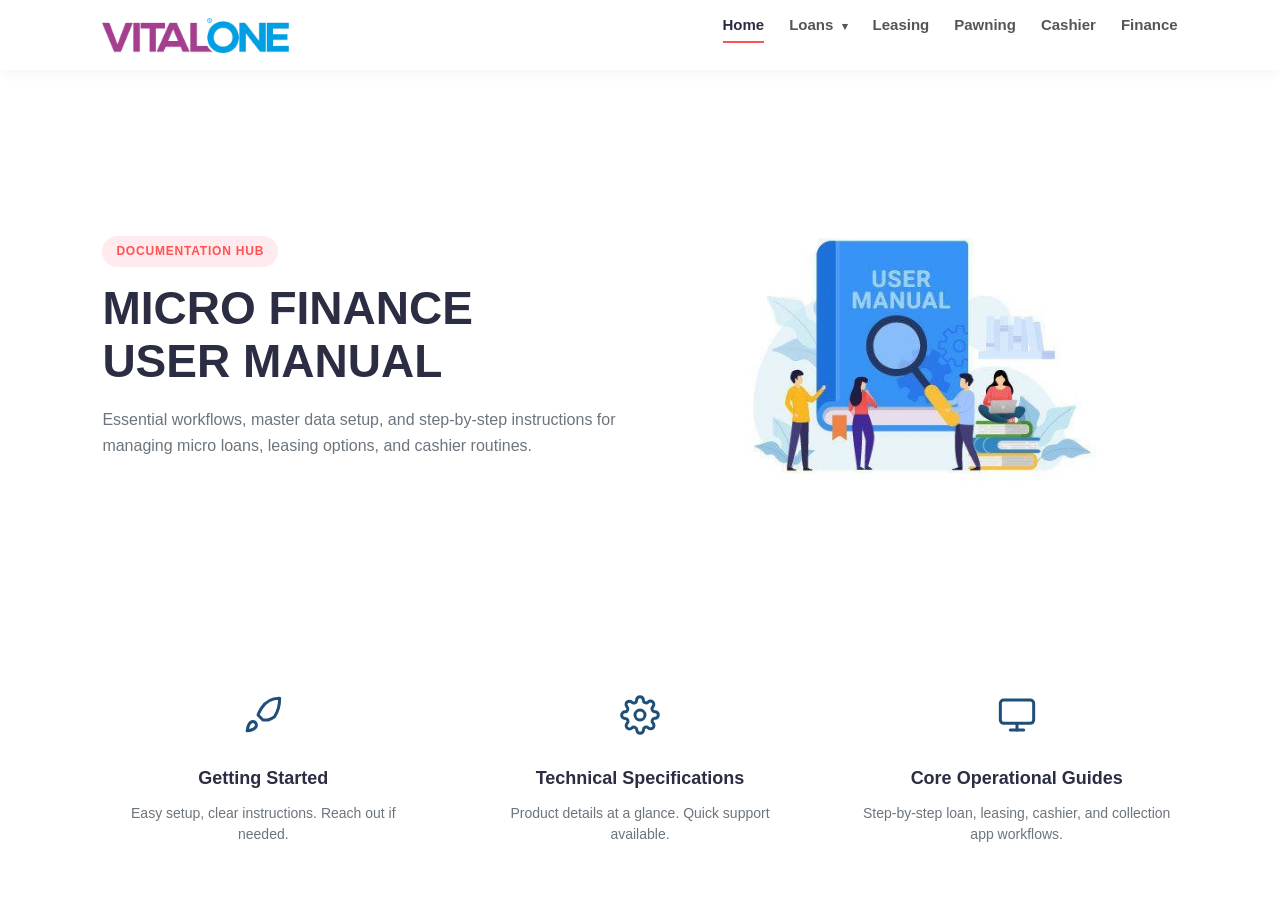
<file: index.html>
<!DOCTYPE html>
<html lang="en">

<head>

    <meta charset="UTF-8">

    <meta
        name="viewport"
        content="width=device-width, initial-scale=1.0"
    >

    <title>Loan Management Portal - Home</title>

    <link
        rel="stylesheet"
        href="css/style.css"
    >

</head>


<body class="home-page">


    <!-- =====================================
         SHARED HEADER
    ====================================== -->

    <div id="header-container"></div>


    <!-- =====================================
         HOME CONTENT
    ====================================== -->

    <main>

        <section class="hero">

            <div class="hero-text">

                <span class="badge">
                    Documentation Hub
                </span>

                <h1>
                    MICRO FINANCE<br>
                    USER MANUAL
                </h1>

                <p>
                    Essential workflows, master data setup,
                    and step-by-step instructions for managing
                    micro loans, leasing options, and cashier routines.
                </p>

            </div>


            <div class="hero-image">

                <img
                    src="images/user_manual_illustration.png"
                    alt="User Manual Illustration"
                    class="illustration"
                >

            </div>

        </section>

    </main>
<!-- FEATURE HIGHLIGHTS SECTION -->
<section class="features-section">
    <div class="features-grid">
        
        <!-- Card 1: From Image -->
        <div class="feature-card">
            <div class="feature-icon">
                <svg width="40" height="40" viewBox="0 0 24 24" fill="none" stroke="#1f4e79" stroke-width="1.8" stroke-linecap="round" stroke-linejoin="round">
                    <path d="M4.5 16.5c-1.5 1.26-2 5-2 5s3.74-.5 5-2c.71-.84.7-2.13-.09-2.91a2.18 2.18 0 0 0-2.91-.09z"></path>
                    <path d="M12 15l-3-3a22 22 0 0 1 2-3.95A12.88 12.88 0 0 1 22 2c0 2.72-.78 7.5-3.05 11a22.35 22.35 0 0 1-3.95 2z"></path>
                </svg>
            </div>
            <h3>Getting Started</h3>
            <p>Easy setup, clear instructions. Reach out if needed.</p>
        </div>

        <!-- Card 2: From Image -->
        <div class="feature-card">
            <div class="feature-icon">
                <svg width="40" height="40" viewBox="0 0 24 24" fill="none" stroke="#1f4e79" stroke-width="1.8" stroke-linecap="round" stroke-linejoin="round">
                    <circle cx="12" cy="12" r="3"></circle>
                    <path d="M19.4 15a1.65 1.65 0 0 0 .33 1.82l.06.06a2 2 0 0 1 0 2.83 2 2 0 0 1-2.83 0l-.06-.06a1.65 1.65 0 0 0-1.82-.33 1.65 1.65 0 0 0-1 1.51V21a2 2 0 0 1-2 2 2 2 0 0 1-2-2v-.09A1.65 1.65 0 0 0 9 19.4a1.65 1.65 0 0 0-1.82.33l-.06.06a2 2 0 0 1-2.83 0 2 2 0 0 1 0-2.83l.06-.06a1.65 1.65 0 0 0 .33-1.82 1.65 1.65 0 0 0-1.51-1H3a2 2 0 0 1-2-2 2 2 0 0 1 2-2h.09A1.65 1.65 0 0 0 4.6 9a1.65 1.65 0 0 0-.33-1.82l-.06-.06a2 2 0 0 1 0-2.83 2 2 0 0 1 2.83 0l.06.06a1.65 1.65 0 0 0 1.82.33H9a1.65 1.65 0 0 0 1-1.51V3a2 2 0 0 1 2-2 2 2 0 0 1 2 2v.09a1.65 1.65 0 0 0 1 1.51 1.65 1.65 0 0 0 1.82-.33l.06-.06a2 2 0 0 1 2.83 0 2 2 0 0 1 0 2.83l-.06.06a1.65 1.65 0 0 0-.33 1.82V9a1.65 1.65 0 0 0 1.51 1H21a2 2 0 0 1 2 2 2 2 0 0 1-2 2h-.09a1.65 1.65 0 0 0-1.51 1z"></path>
                </svg>
            </div>
            <h3>Technical Specifications</h3>
            <p>Product details at a glance. Quick support available.</p>
        </div>

        <!-- Card 3: Custom Matched for Micro Finance Manual -->
        <div class="feature-card">
            <div class="feature-icon">
                <svg width="40" height="40" viewBox="0 0 24 24" fill="none" stroke="#1f4e79" stroke-width="1.8" stroke-linecap="round" stroke-linejoin="round">
                    <rect x="2" y="3" width="20" height="14" rx="2" ry="2"></rect>
                    <line x1="8" y1="21" x2="16" y2="21"></line>
                    <line x1="12" y1="17" x2="12" y2="21"></line>
                </svg>
            </div>
            <h3>Core Operational Guides</h3>
            <p>Step-by-step loan, leasing, cashier, and collection app workflows.</p>
        </div>

    </div>
</section>

    <!-- =====================================
         SHARED FOOTER
    ====================================== -->

   


    <!-- =====================================
         COMPONENT SCRIPT
    ====================================== -->

    <script src="js/components.js"></script>

</body>

</html>
</file>
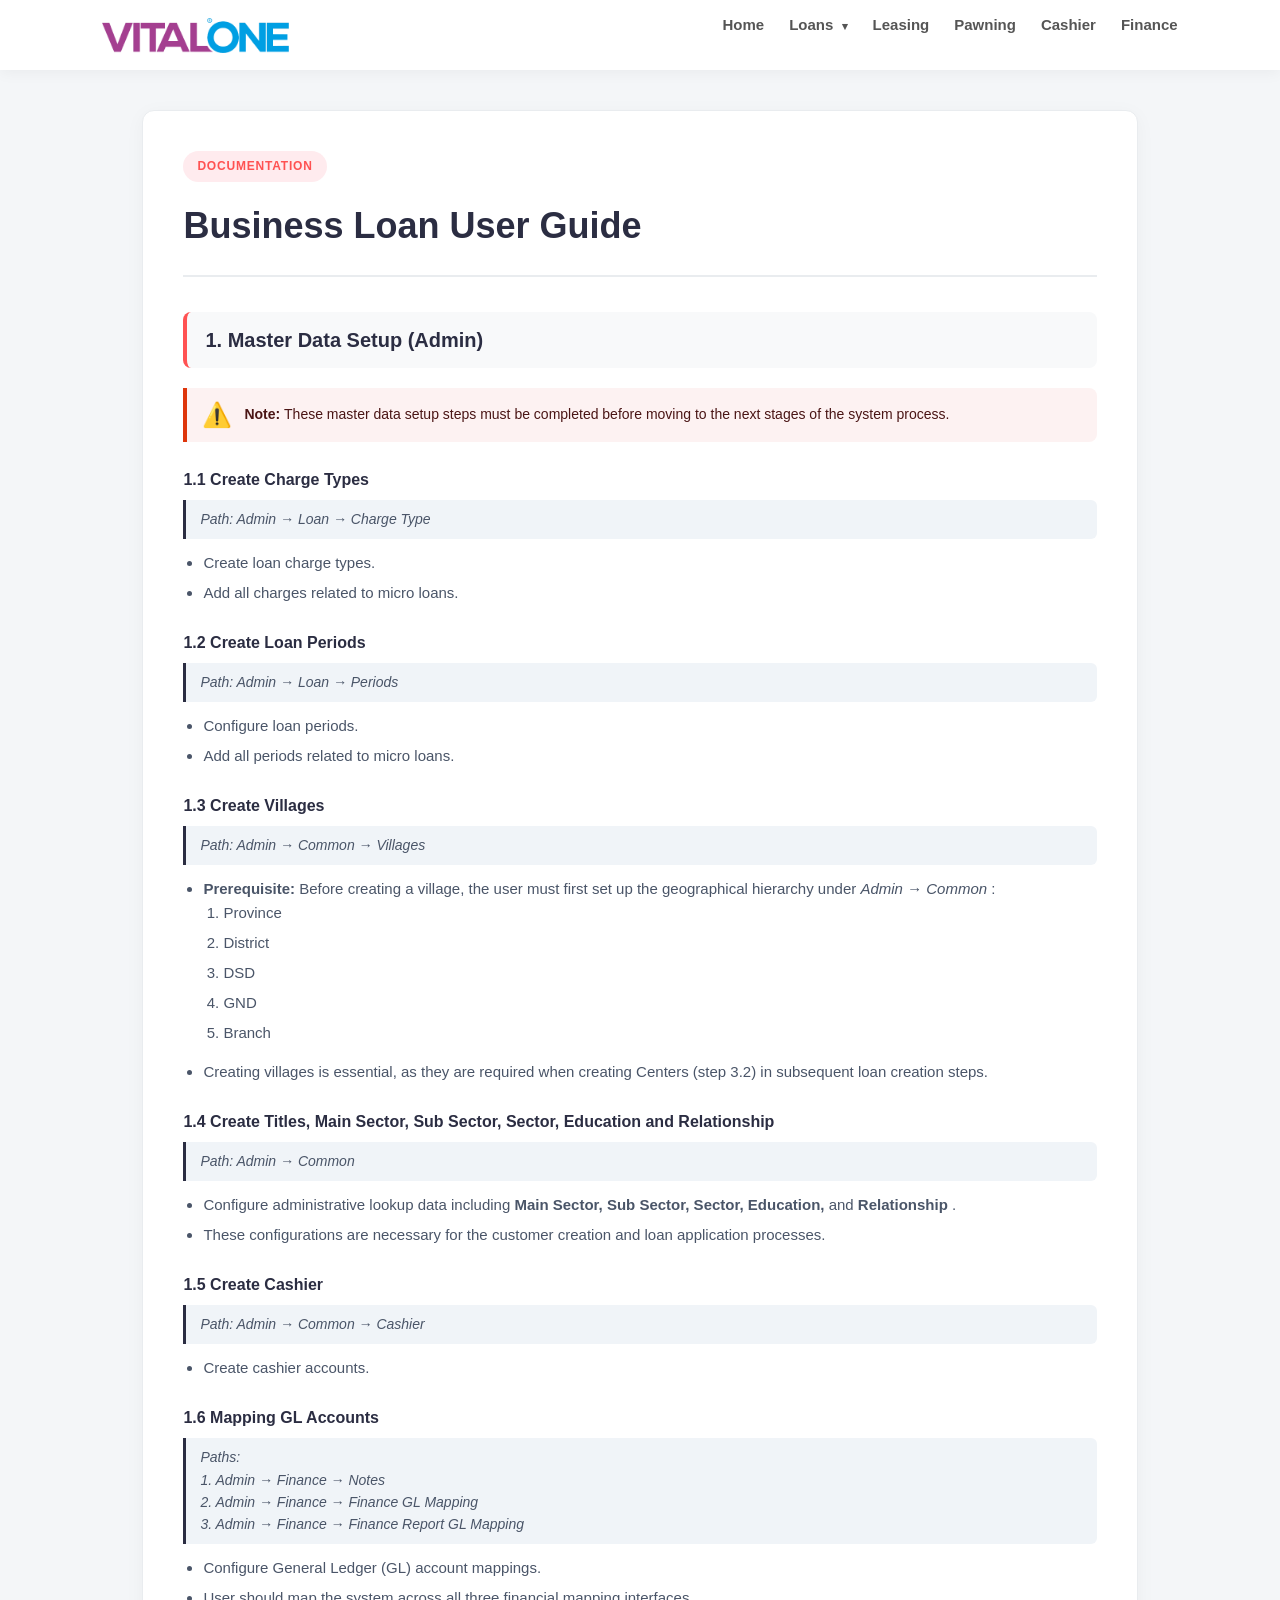
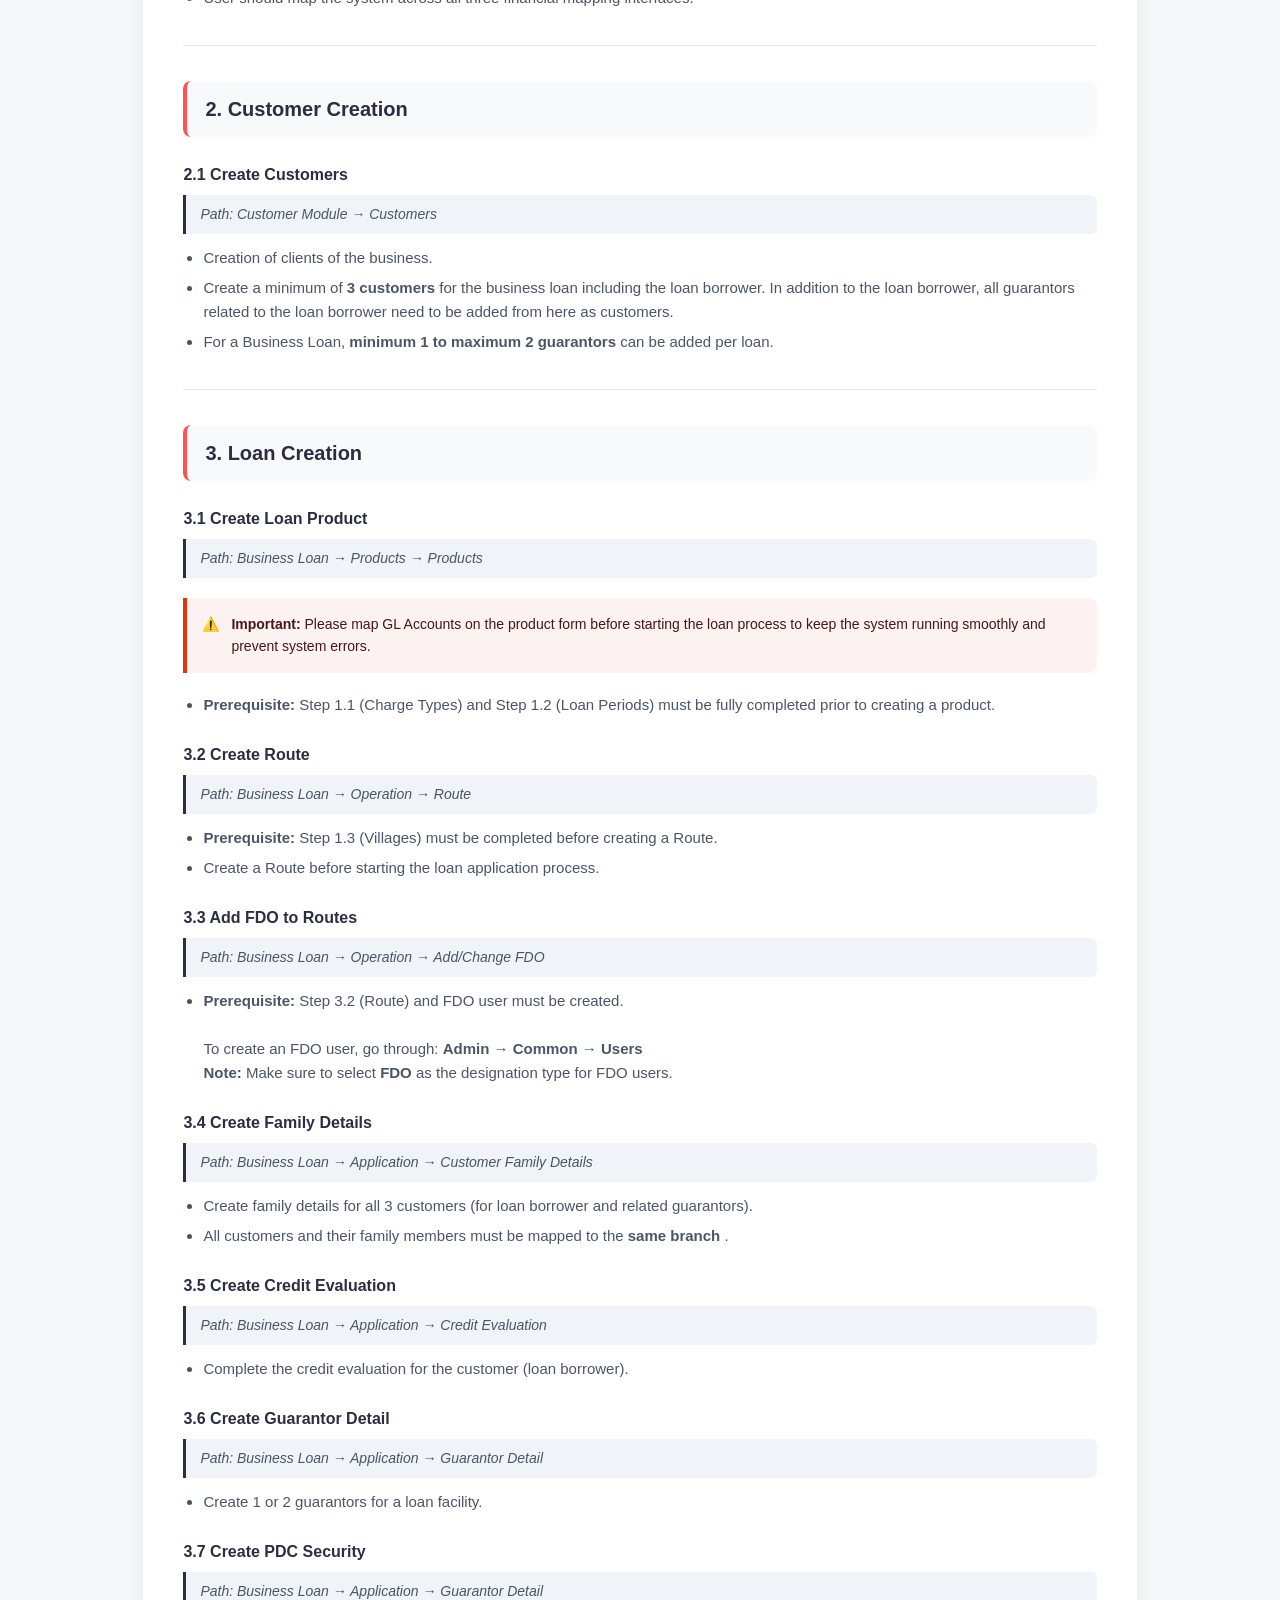
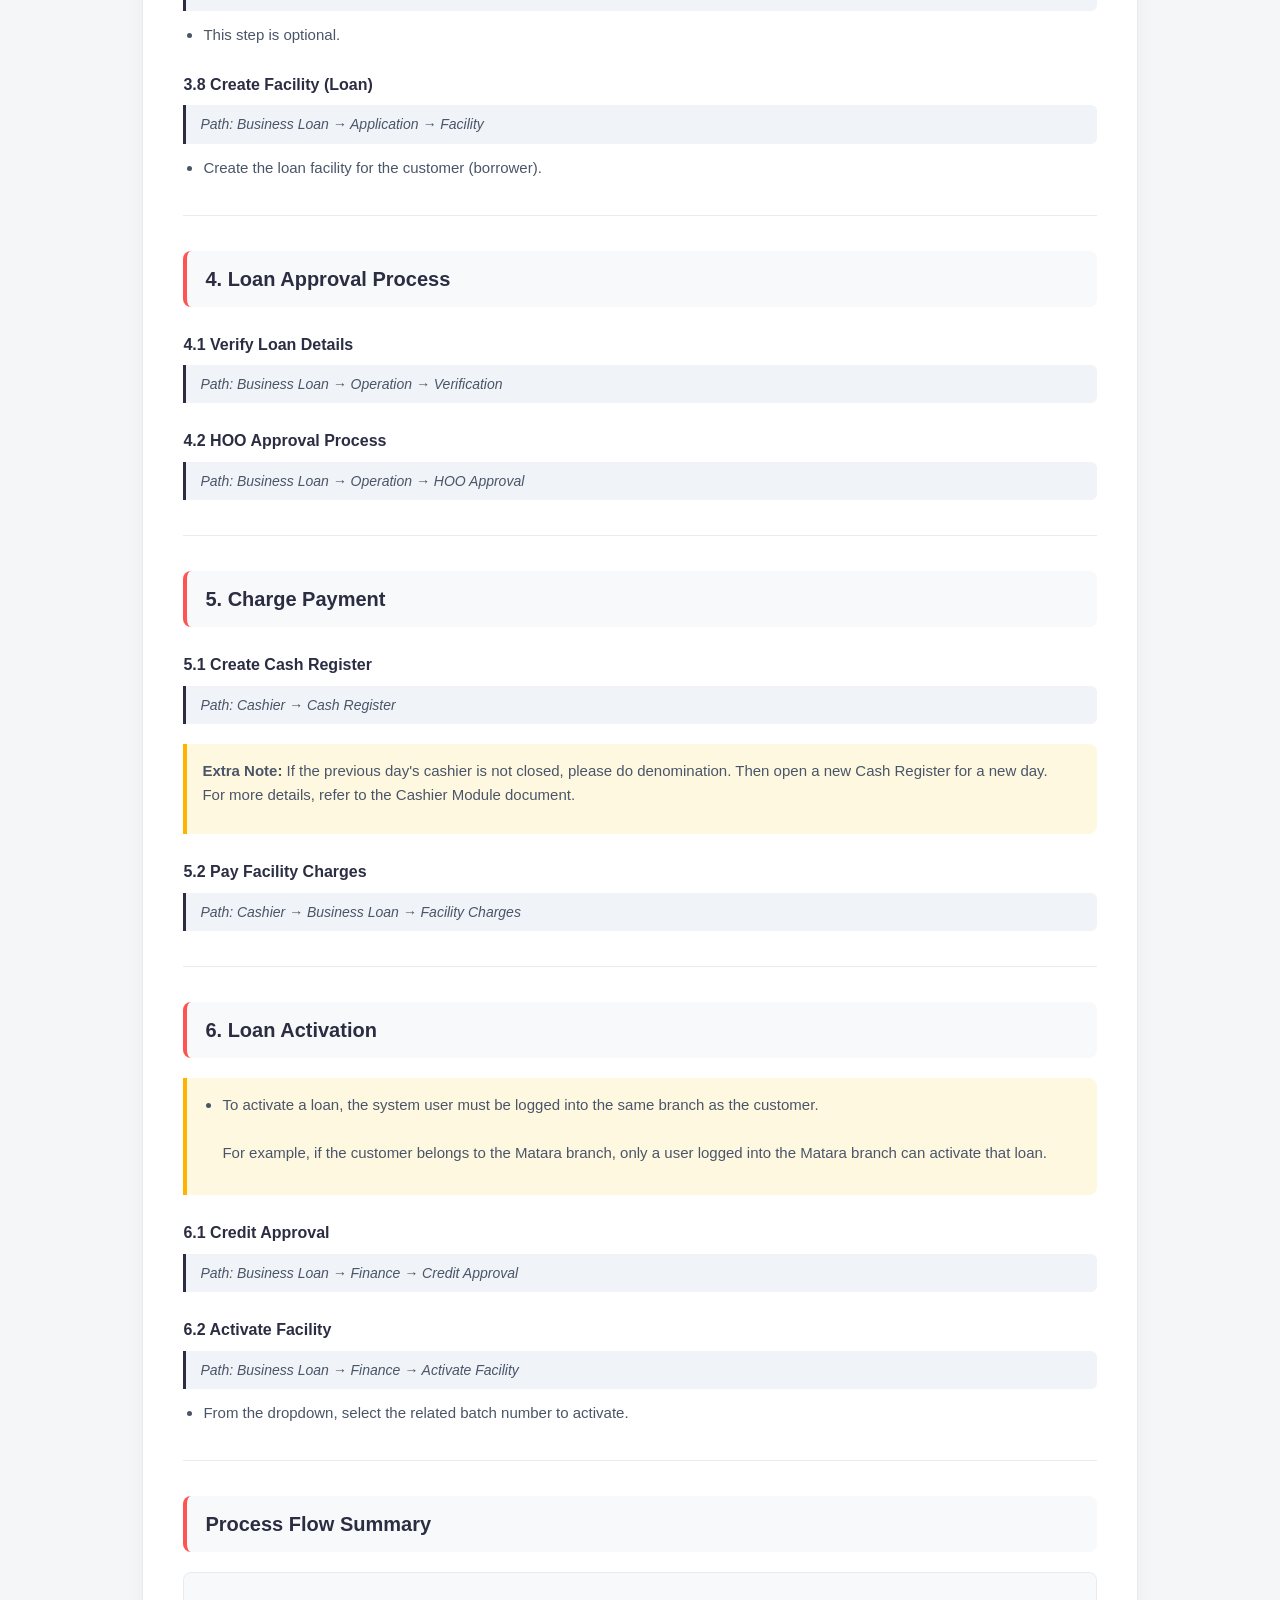
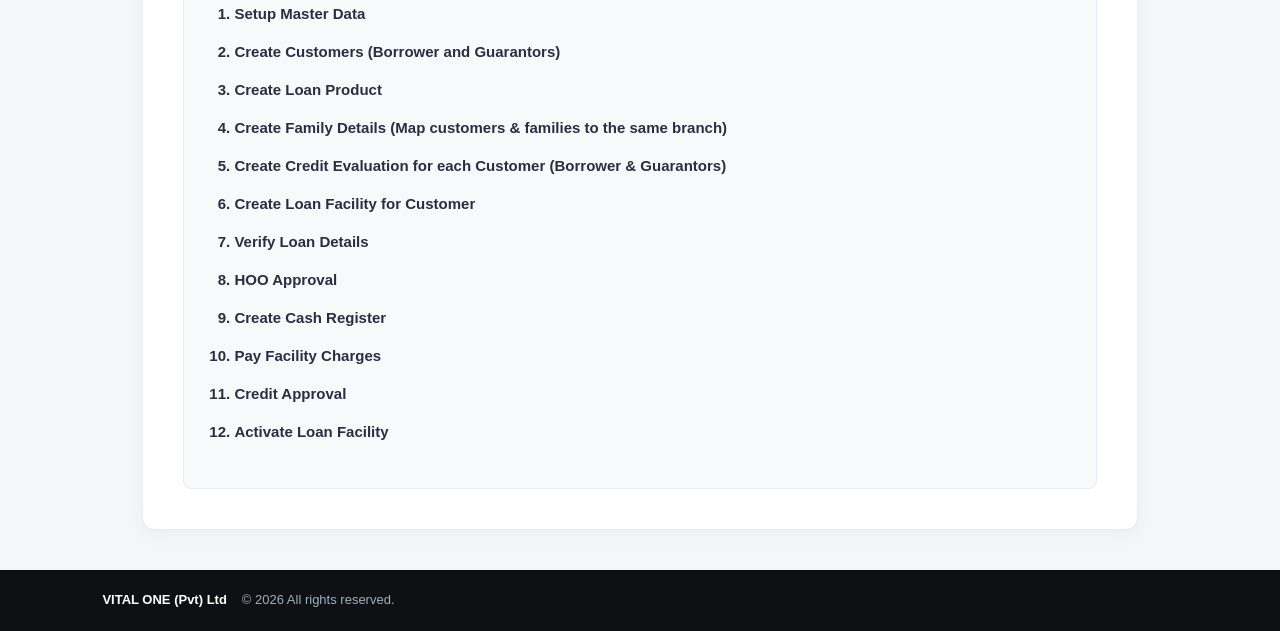
<file: business-loan.html>
<!DOCTYPE html>
<html lang="en">

<head>

    <meta charset="UTF-8">

    <meta name="viewport"content="width=device-width, initial-scale=1.0">
    <title>Business Loan User Guide - Loan Management Portal</title>

    <link rel="stylesheet" href="css/style.css">

</head>


<body>


    <!-- =====================================
         SHARED HEADER
    ====================================== -->

    <div id="header-container"></div>


    <!-- =====================================
         BUSINESS LOAN CONTENT
    ====================================== -->

    <main>

        <div class="guide-card">


            <!-- =================================
                 PAGE HEADER
            ================================== -->

            <div class="guide-header">

                <span class="badge">
                    Documentation
                </span>

                <h1>
                    Business Loan User Guide
                </h1>

            </div>


            <!-- =================================
                 1. MASTER DATA SETUP
            ================================== -->

            <h2>
                1. Master Data Setup (Admin)
            </h2>


            <div
                class="danger-note"
            >

                <span
                    style="
                        font-size: 24px;
                        line-height: 1;
                    "
                >
                    ⚠️
                </span>

                <div>

                    <strong>
                        Note:
                    </strong>

                    These master data setup steps must be
                    completed before moving to the next
                    stages of the system process.

                </div>

            </div>


            <!-- 1.1 -->

            <h3>
                1.1 Create Charge Types
            </h3>

            <div class="path">

                Path:
                Admin → Loan → Charge Type

            </div>

            <ul>

                <li>
                    Create loan charge types.
                </li>

                <li>
                    Add all charges related to micro loans.
                </li>

            </ul>


            <!-- 1.2 -->

            <h3>
                1.2 Create Loan Periods
            </h3>

            <div class="path">

                Path:
                Admin → Loan → Periods

            </div>

            <ul>

                <li>
                    Configure loan periods.
                </li>

                <li>
                    Add all periods related to micro loans.
                </li>

            </ul>


            <!-- 1.3 -->

            <h3>
                1.3 Create Villages
            </h3>

            <div class="path">

                Path:
                Admin → Common → Villages

            </div>

            <ul>

                <li>

                    <strong>
                        Prerequisite:
                    </strong>

                    Before creating a village, the user must
                    first set up the geographical hierarchy
                    under
                    <em>
                        Admin → Common
                    </em>:

                    <ol>

                        <li>
                            Province
                        </li>

                        <li>
                            District
                        </li>

                        <li>
                            DSD
                        </li>

                        <li>
                            GND
                        </li>

                        <li>
                            Branch
                        </li>

                    </ol>

                </li>

                <li>

                    Creating villages is essential, as they
                    are required when creating Centers
                    (step 3.2) in subsequent loan creation
                    steps.

                </li>

            </ul>


            <!-- 1.4 -->

            <h3>
                1.4 Create Titles, Main Sector, Sub Sector,
                Sector, Education and Relationship
            </h3>

            <div class="path">

                Path:
                Admin → Common

            </div>

            <ul>

                <li>

                    Configure administrative lookup data
                    including

                    <strong>
                        Main Sector, Sub Sector, Sector,
                        Education,
                    </strong>

                    and

                    <strong>
                        Relationship
                    </strong>.

                </li>

                <li>

                    These configurations are necessary for
                    the customer creation and loan
                    application processes.

                </li>

            </ul>


            <!-- 1.5 -->

            <h3>
                1.5 Create Cashier
            </h3>

            <div class="path">

                Path:
                Admin → Common → Cashier

            </div>

            <ul>

                <li>
                    Create cashier accounts.
                </li>

            </ul>


            <!-- 1.6 -->

            <h3>
                1.6 Mapping GL Accounts
            </h3>

            <div class="path">

                Paths:

                <br>

                1. Admin → Finance → Notes

                <br>

                2. Admin → Finance → Finance GL Mapping

                <br>

                3. Admin → Finance → Finance Report GL Mapping

            </div>

            <ul>

                <li>
                    Configure General Ledger (GL)
                    account mappings.
                </li>

                <li>
                    User should map the system across all
                    three financial mapping interfaces.
                </li>

            </ul>


            <hr>


            <!-- =================================
                 2. CUSTOMER CREATION
            ================================== -->

            <h2>
                2. Customer Creation
            </h2>


            <h3>
                2.1 Create Customers
            </h3>

            <div class="path">

                Path:
                Customer Module → Customers

            </div>

            <ul>

                <li>
                    Creation of clients of the business.
                </li>

                <li>

                    Create a minimum of
                    <strong>
                        3 customers
                    </strong>
                    for the business loan including the
                    loan borrower.

                    In addition to the loan borrower, all
                    guarantors related to the loan borrower
                    need to be added from here as customers.

                </li>

                <li>

                    For a Business Loan,

                    <strong>
                        minimum 1 to maximum 2 guarantors
                    </strong>

                    can be added per loan.

                </li>

            </ul>


            <hr>


            <!-- =================================
                 3. LOAN CREATION
            ================================== -->

            <h2>
                3. Loan Creation
            </h2>


            <!-- 3.1 -->

            <h3>
                3.1 Create Loan Product
            </h3>

            <div class="path">

                Path:
                Business Loan → Products → Products

            </div>


            <div class="danger-note">

                <span>
                    ⚠️
                </span>

                <div>

                    <strong>
                        Important:
                    </strong>

                    Please map GL Accounts on the product
                    form before starting the loan process to
                    keep the system running smoothly and
                    prevent system errors.

                </div>

            </div>


            <ul>

                <li>

                    <strong>
                        Prerequisite:
                    </strong>

                    Step 1.1 (Charge Types) and Step 1.2
                    (Loan Periods) must be fully completed
                    prior to creating a product.

                </li>

            </ul>


            <!-- 3.2 -->

            <h3>
                3.2 Create Route
            </h3>

            <div class="path">

                Path:
                Business Loan → Operation → Route

            </div>

            <ul>

                <li>

                    <strong>
                        Prerequisite:
                    </strong>

                    Step 1.3 (Villages) must be completed
                    before creating a Route.

                </li>

                <li>

                    Create a Route before starting the loan
                    application process.

                </li>

            </ul>


            <!-- 3.3 -->

            <h3>
                3.3 Add FDO to Routes
            </h3>

            <div class="path">

                Path:
                Business Loan → Operation → Add/Change FDO

            </div>

            <ul>

                <li>

                    <strong>
                        Prerequisite:
                    </strong>

                    Step 3.2 (Route) and FDO user must be
                    created.

                    <br><br>

                    To create an FDO user, go through:

                    <strong>
                        Admin → Common → Users
                    </strong>

                    <br>

                    <strong>
                        Note:
                    </strong>

                    Make sure to select

                    <strong>
                        FDO
                    </strong>

                    as the designation type for FDO users.

                </li>

            </ul>


            <!-- 3.4 -->

            <h3>
                3.4 Create Family Details
            </h3>

            <div class="path">

                Path:
                Business Loan → Application →
                Customer Family Details

            </div>

            <ul>

                <li>

                    Create family details for all 3 customers
                    (for loan borrower and related guarantors).

                </li>

                <li>

                    All customers and their family members
                    must be mapped to the

                    <strong>
                        same branch
                    </strong>.

                </li>

            </ul>


            <!-- 3.5 -->

            <h3>
                3.5 Create Credit Evaluation
            </h3>

            <div class="path">

                Path:
                Business Loan → Application →
                Credit Evaluation

            </div>

            <ul>

                <li>

                    Complete the credit evaluation for the
                    customer (loan borrower).

                </li>

            </ul>


            <!-- 3.6 -->

            <h3>
                3.6 Create Guarantor Detail
            </h3>

            <div class="path">

                Path:
                Business Loan → Application →
                Guarantor Detail

            </div>

            <ul>

                <li>

                    Create 1 or 2 guarantors for a loan
                    facility.

                </li>

            </ul>


            <!-- 3.7 -->

            <h3>
                3.7 Create PDC Security
            </h3>

            <div class="path">

                Path:
                Business Loan → Application →
                Guarantor Detail

            </div>

            <ul>

                <li>
                    This step is optional.
                </li>

            </ul>


            <!-- 3.8 -->

            <h3>
                3.8 Create Facility (Loan)
            </h3>

            <div class="path">

                Path:
                Business Loan → Application → Facility

            </div>

            <ul>

                <li>

                    Create the loan facility for the
                    customer (borrower).

                </li>

            </ul>


            <hr>


            <!-- =================================
                 4. LOAN APPROVAL
            ================================== -->

            <h2>
                4. Loan Approval Process
            </h2>


            <h3>
                4.1 Verify Loan Details
            </h3>

            <div class="path">

                Path:
                Business Loan → Operation → Verification

            </div>


            <h3>
                4.2 HOO Approval Process
            </h3>

            <div class="path">

                Path:
                Business Loan → Operation → HOO Approval

            </div>


            <hr>


            <!-- =================================
                 5. CHARGE PAYMENT
            ================================== -->

            <h2>
                5. Charge Payment
            </h2>


            <h3>
                5.1 Create Cash Register
            </h3>

            <div class="path">

                Path:
                Cashier → Cash Register

            </div>


            <div class="note">

                <p>

                    <strong>
                        Extra Note:
                    </strong>

                    If the previous day's cashier is not
                    closed, please do denomination. Then open
                    a new Cash Register for a new day.

                    <br>

                    For more details, refer to the Cashier
                    Module document.

                </p>

            </div>


            <h3>
                5.2 Pay Facility Charges
            </h3>

            <div class="path">

                Path:
                Cashier → Business Loan →
                Facility Charges

            </div>


            <hr>


            <!-- =================================
                 6. LOAN ACTIVATION
            ================================== -->

            <h2>
                6. Loan Activation
            </h2>


            <div class="note">

                <ul>

                    <li>

                        To activate a loan, the system user
                        must be logged into the same branch
                        as the customer.

                        <br><br>

                        For example, if the customer belongs
                        to the Matara branch, only a user
                        logged into the Matara branch can
                        activate that loan.

                    </li>

                </ul>

            </div>


            <h3>
                6.1 Credit Approval
            </h3>

            <div class="path">

                Path:
                Business Loan → Finance → Credit Approval

            </div>


            <h3>
                6.2 Activate Facility
            </h3>

            <div class="path">

                Path:
                Business Loan → Finance → Activate Facility

            </div>


            <ul>

                <li>

                    From the dropdown, select the related
                    batch number to activate.

                </li>

            </ul>


            <hr>


            <!-- =================================
                 PROCESS FLOW SUMMARY
            ================================== -->

            <h2>
                Process Flow Summary
            </h2>


            <div class="flow">

                <ol>

                    <li>
                        Setup Master Data
                    </li>

                    <li>
                        Create Customers
                        (Borrower and Guarantors)
                    </li>

                    <li>
                        Create Loan Product
                    </li>

                    <li>
                        Create Family Details
                        (Map customers & families to the
                        same branch)
                    </li>

                    <li>
                        Create Credit Evaluation for each
                        Customer (Borrower & Guarantors)
                    </li>

                    <li>
                        Create Loan Facility for Customer
                    </li>

                    <li>
                        Verify Loan Details
                    </li>

                    <li>
                        HOO Approval
                    </li>

                    <li>
                        Create Cash Register
                    </li>

                    <li>
                        Pay Facility Charges
                    </li>

                    <li>
                        Credit Approval
                    </li>

                    <li>
                        Activate Loan Facility
                    </li>

                </ol>

            </div>


        </div>

    </main>


    <!-- =====================================
         SHARED FOOTER
    ====================================== -->

    <div id="footer-container"></div>


    <!-- =====================================
         COMPONENT SCRIPT
    ====================================== -->

    <script src="js/components.js"></script>


</body>

</html>
</file>
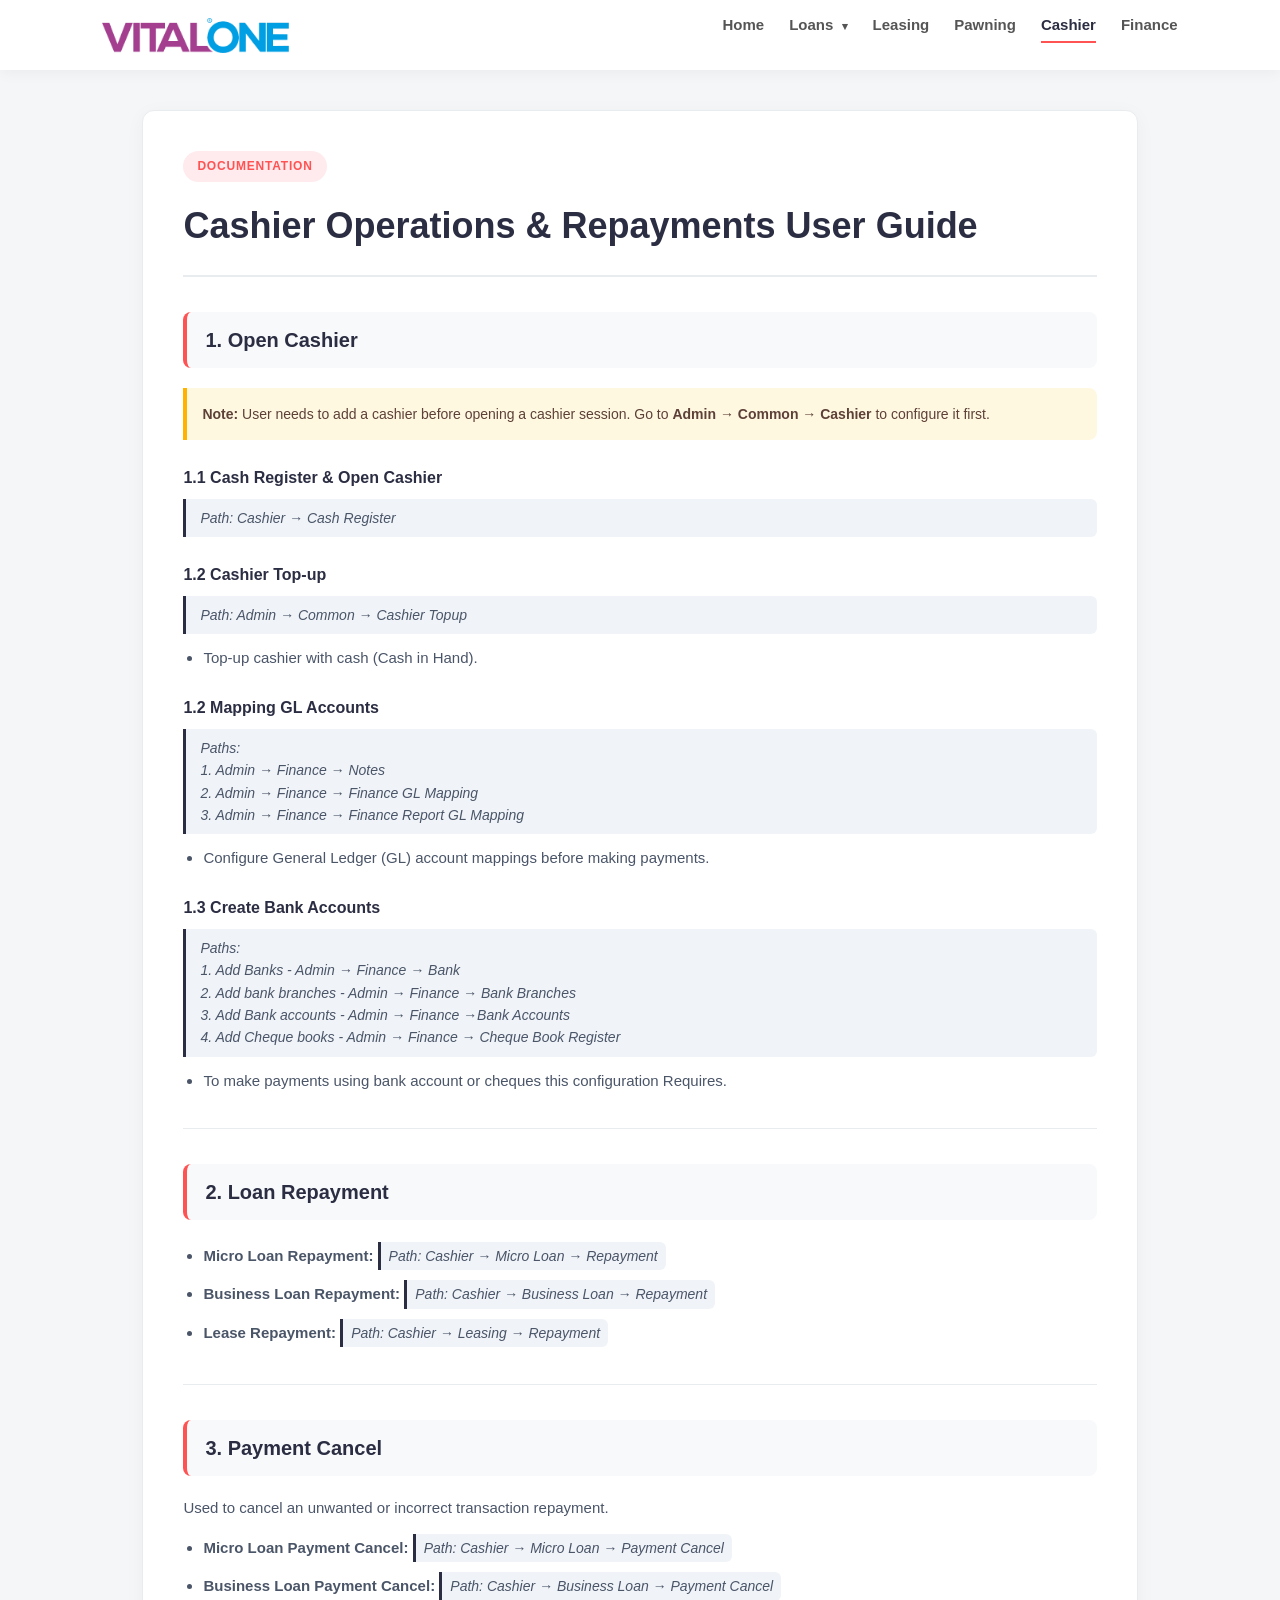
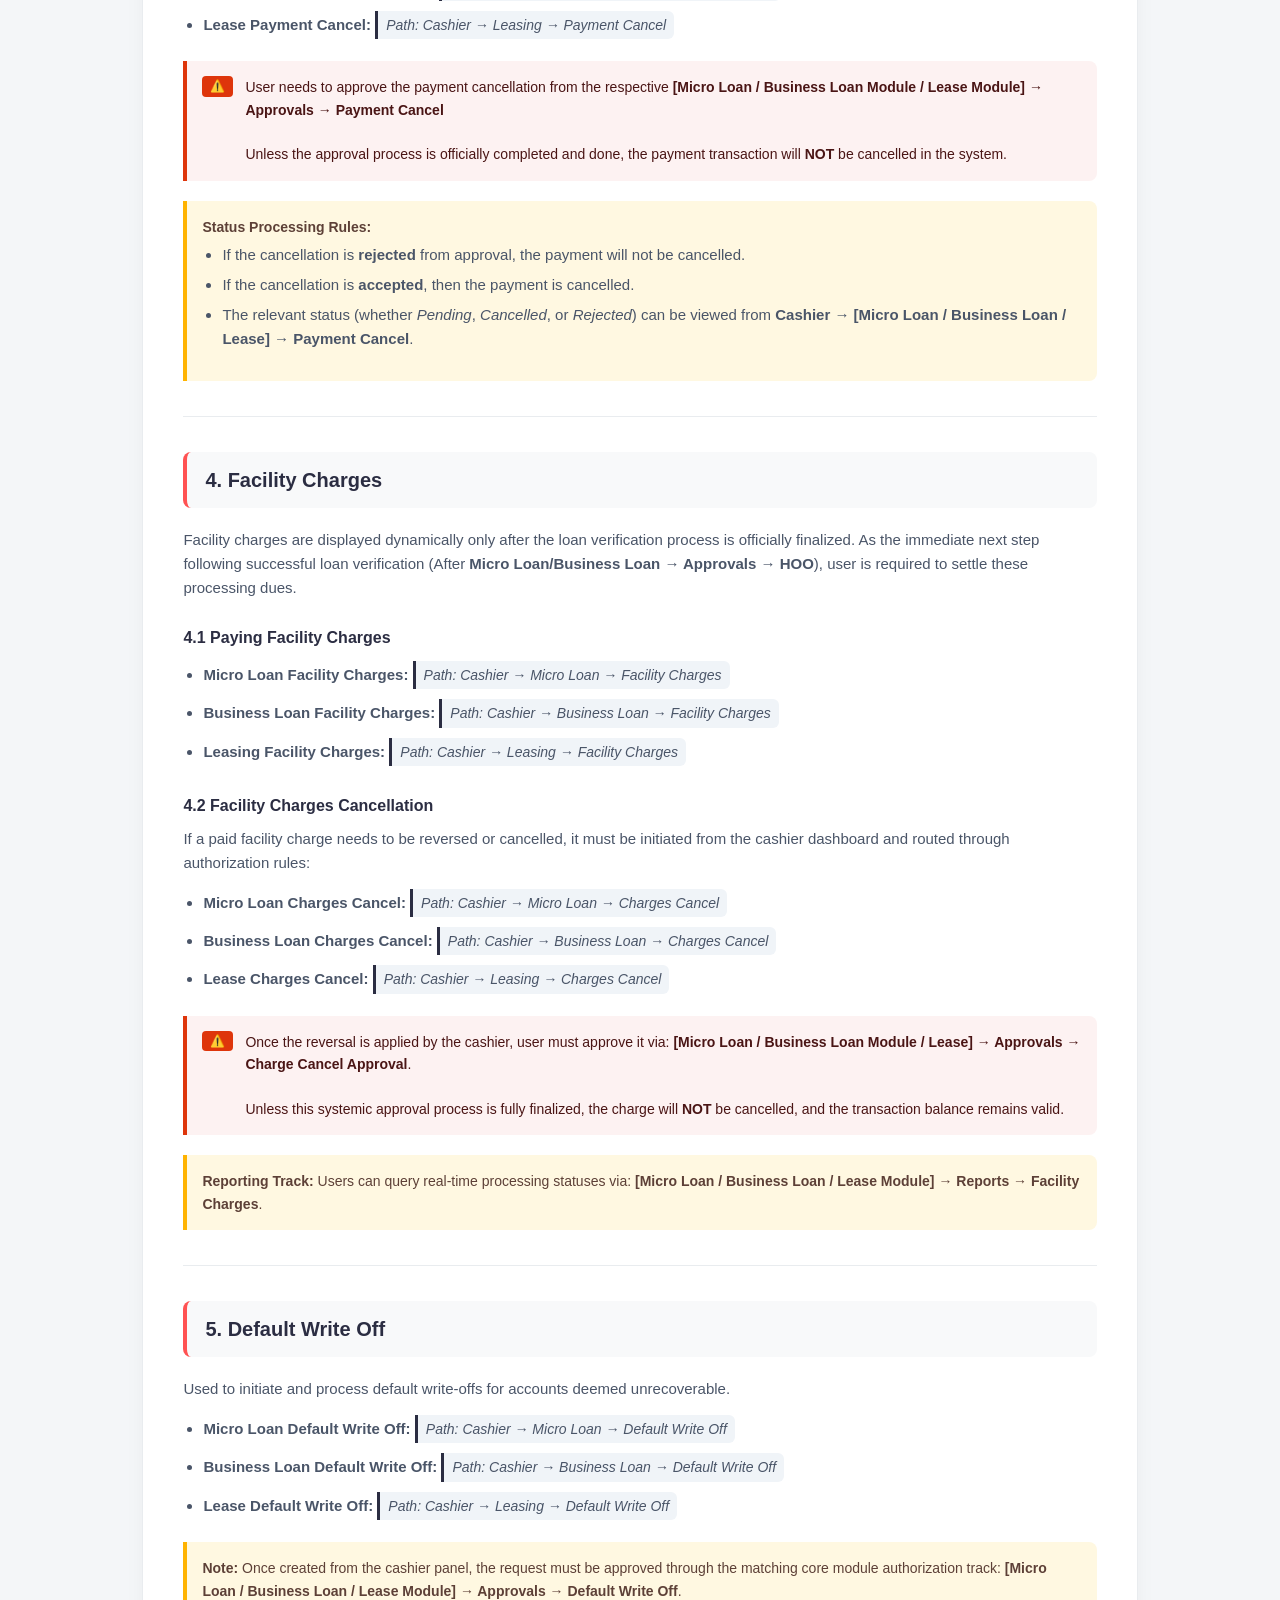
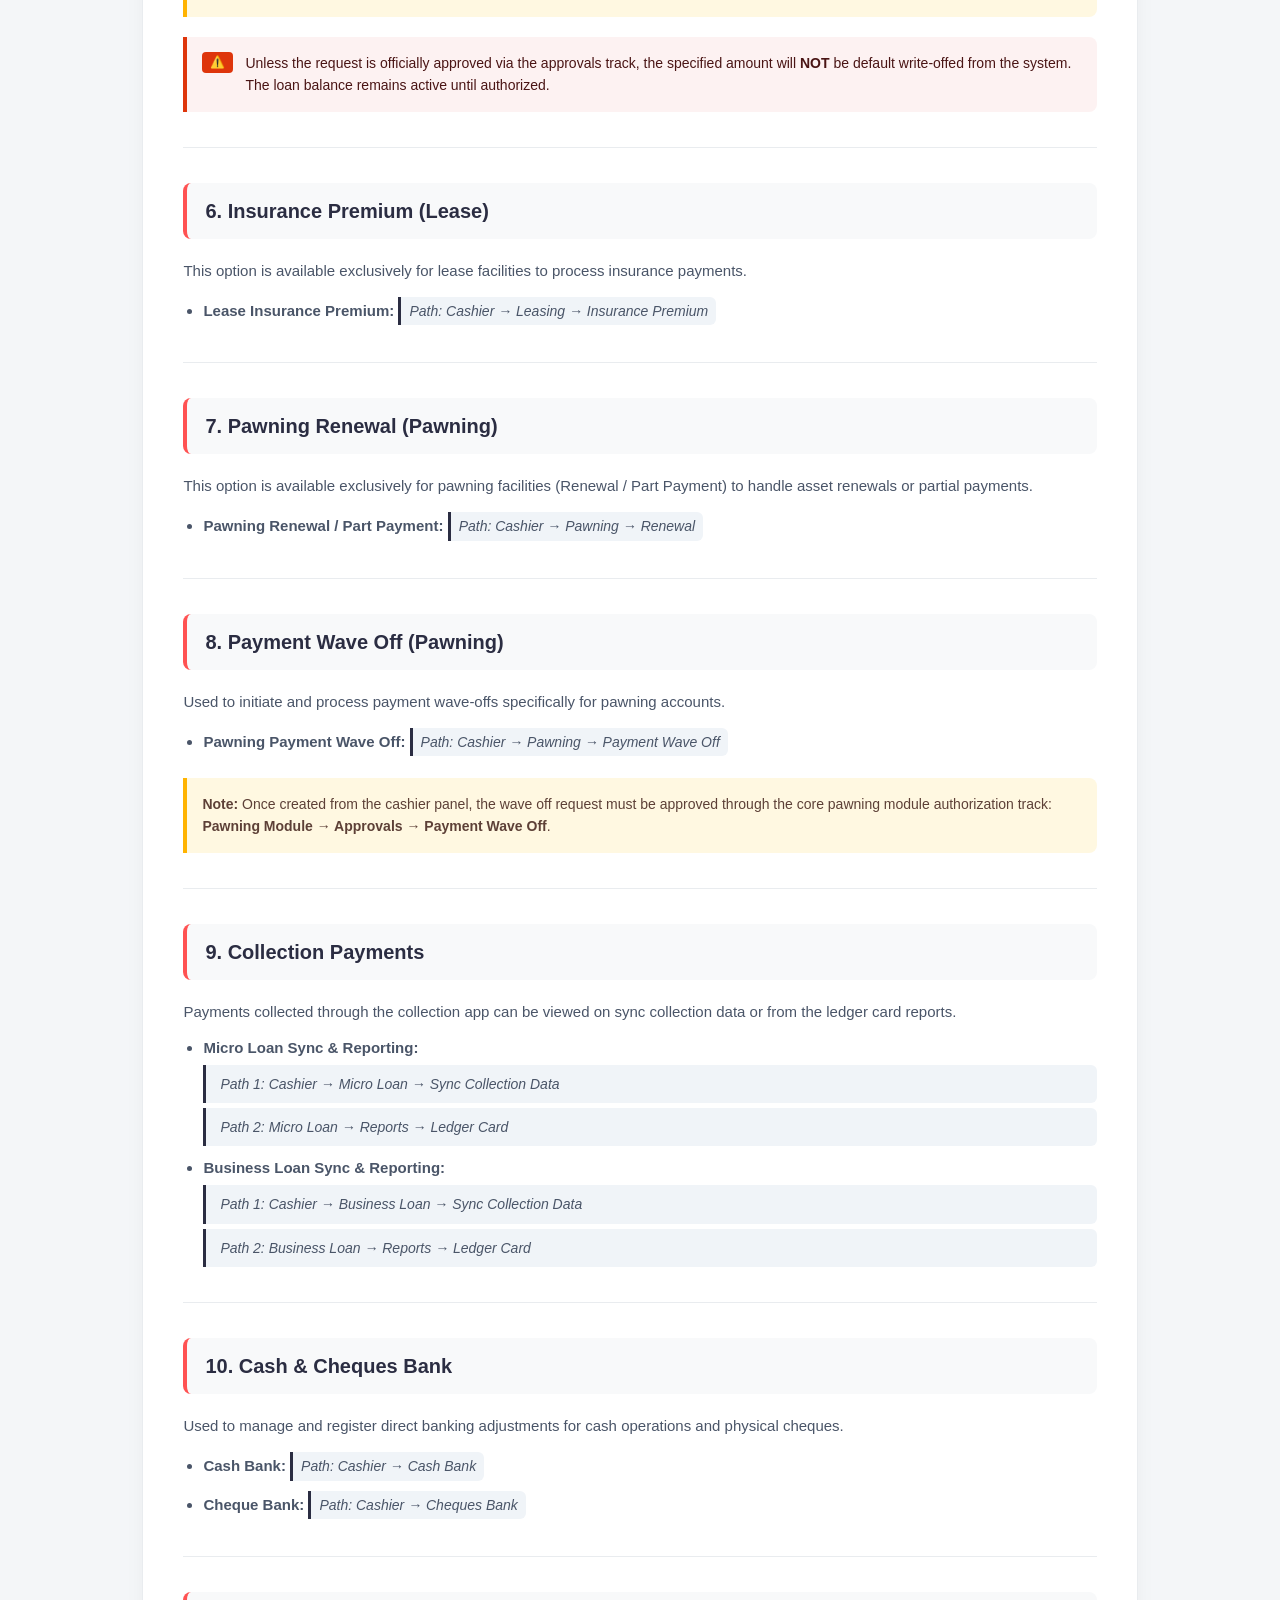
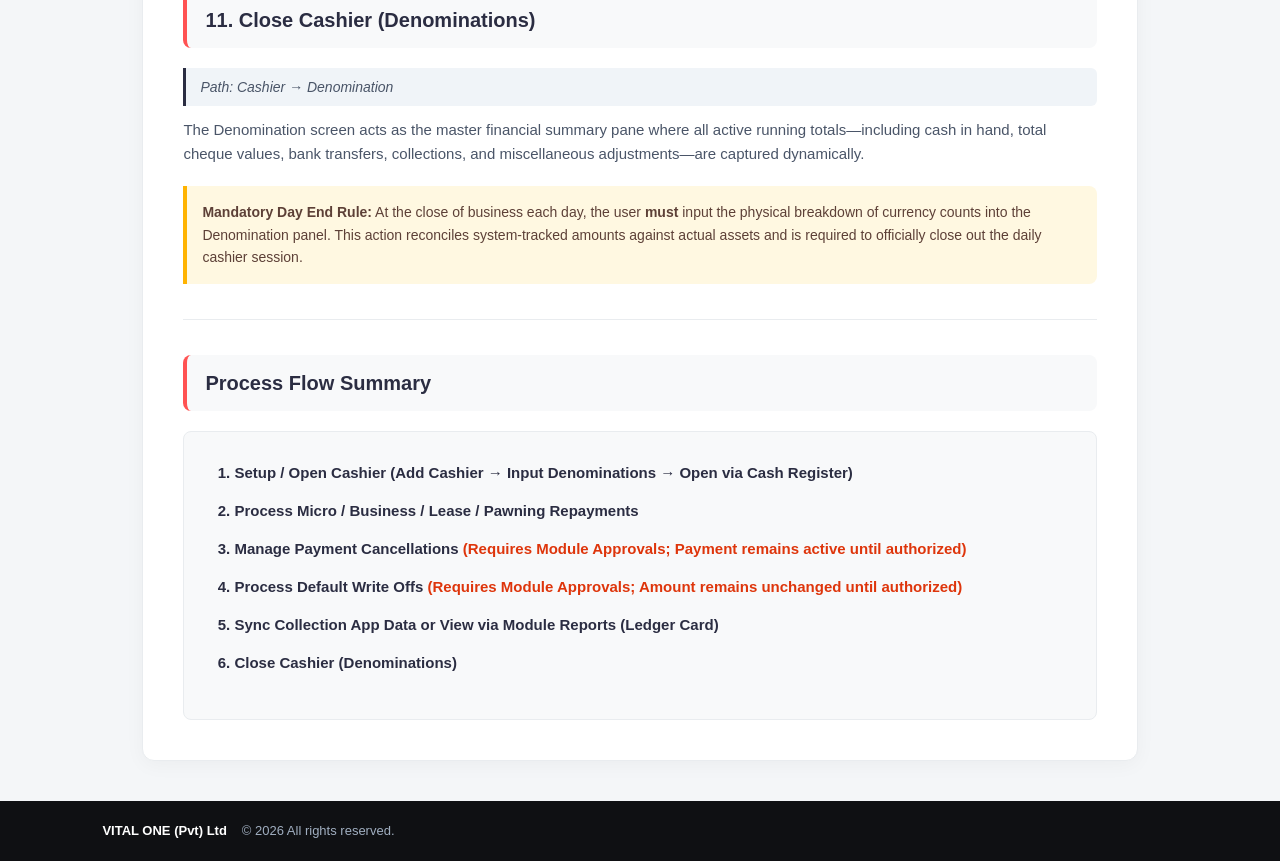
<file: cashier.html>
<!DOCTYPE html>
<html lang="en">

<head>

    <meta charset="UTF-8">

    <meta
        name="viewport"
        content="width=device-width, initial-scale=1.0"
    >

    <title>
        Cashier Operations & Repayments User Guide
        - Loan Management Portal
    </title>

    <link
        rel="stylesheet"
        href="css/style.css"
    >

</head>


<body>


    <!-- SHARED HEADER -->

    <div id="header-container"></div>


    <!-- =====================================
         CASHIER CONTENT
    ====================================== -->

    <main>

        <div class="guide-card">

            <div class="guide-header">

                <span class="badge">
                    Documentation
                </span>

                <h1>
                    Cashier Operations & Repayments User Guide
                </h1>

            </div>

<h2>1. Open Cashier</h2>

            <div class="note">
                <strong>Note:</strong> User needs to add a cashier before opening a cashier session. 
                Go to <strong>Admin → Common → Cashier</strong> to configure it first.
            </div>

            <h3>1.1 Cash Register & Open Cashier</h3>
            <div class="path">
                Path: Cashier → Cash Register
            </div>

            <h3>1.2 Cashier Top-up</h3>
            <div class="path">
                Path: Admin → Common → Cashier Topup
            </div>
            <ul>
                <li>Top-up cashier with cash (Cash in Hand).</li>
            </ul>

            <h3>1.2 Mapping GL Accounts</h3>
            <div class="path">
                Paths:<br>
                1. Admin → Finance → Notes<br>
                2. Admin → Finance → Finance GL Mapping<br>
                3. Admin → Finance → Finance Report GL Mapping
            </div>
            <ul>
                <li>Configure General Ledger (GL) account mappings before making payments.</li>
            </ul>

            <h3>1.3 Create Bank Accounts</h3>
            <div class="path">
                Paths:<br>
                1. Add Banks - Admin → Finance → Bank<br>
                2. Add bank branches - Admin → Finance → Bank Branches<br>
                3. Add Bank accounts - Admin → Finance →Bank Accounts<br>
                4. Add Cheque books - Admin → Finance → Cheque Book Register
            </div>
            <ul>
                <li>To make payments using bank account or cheques this configuration Requires.</li>
            </ul>

            <hr>

            <h2>2. Loan Repayment</h2>
            <ul>
                <li><strong>Micro Loan Repayment:</strong> <span class="path" style="display:inline-block; margin: 2px 0; padding: 3px 8px;">Path: Cashier → Micro Loan → Repayment</span></li>
                <li><strong>Business Loan Repayment:</strong> <span class="path" style="display:inline-block; margin: 2px 0; padding: 3px 8px;">Path: Cashier → Business Loan → Repayment</span></li>
                <li><strong>Lease Repayment:</strong> <span class="path" style="display:inline-block; margin: 2px 0; padding: 3px 8px;">Path: Cashier → Leasing → Repayment</span></li>
            </ul>

            <hr>

            <h2>3. Payment Cancel</h2>
            <p>Used to cancel an unwanted or incorrect transaction repayment.</p>
            <ul>
                <li><strong>Micro Loan Payment Cancel:</strong> <span class="path" style="display:inline-block; margin: 2px 0; padding: 3px 8px;">Path: Cashier → Micro Loan → Payment Cancel</span></li>
                <li><strong>Business Loan Payment Cancel:</strong> <span class="path" style="display:inline-block; margin: 2px 0; padding: 3px 8px;">Path: Cashier → Business Loan → Payment Cancel</span></li>
                <li><strong>Lease Payment Cancel:</strong> <span class="path" style="display:inline-block; margin: 2px 0; padding: 3px 8px;">Path: Cashier → Leasing → Payment Cancel</span></li>
            </ul>
            
            <div class="danger-note">
                <span class="danger-badge">⚠️</span>
                <div>
                    User needs to approve the payment cancellation from the respective <strong>[Micro Loan / Business Loan Module / Lease Module] → Approvals → Payment Cancel</strong>
                    <br><br>
                    Unless the approval process is officially completed and done, the payment transaction will <strong>NOT</strong> be cancelled in the system.
                </div>
            </div>

            <div class="note">
                <strong>Status Processing Rules:</strong>
                <ul style="margin-top: 5px; padding-left: 20px;">
                    <li>If the cancellation is <strong>rejected</strong> from approval, the payment will not be cancelled.</li>
                    <li>If the cancellation is <strong>accepted</strong>, then the payment is cancelled.</li>
                    <li>The relevant status (whether <em>Pending</em>, <em>Cancelled</em>, or <em>Rejected</em>) can be viewed from <strong>Cashier → [Micro Loan / Business Loan / Lease] → Payment Cancel</strong>.</li>
                </ul>
            </div>

            <hr>

            <h2>4. Facility Charges</h2>
            <p>Facility charges are displayed dynamically only after the loan verification process is officially finalized. As the immediate next step following successful loan verification (After <strong>Micro Loan/Business Loan → Approvals → HOO</strong>), user is required to settle these processing dues.</p>
            
            <h3>4.1 Paying Facility Charges</h3>
            <ul>
                <li><strong>Micro Loan Facility Charges:</strong> <span class="path" style="display:inline-block; margin: 2px 0; padding: 3px 8px;">Path: Cashier → Micro Loan → Facility Charges</span></li>
                <li><strong>Business Loan Facility Charges:</strong> <span class="path" style="display:inline-block; margin: 2px 0; padding: 3px 8px;">Path: Cashier → Business Loan → Facility Charges</span></li>
                <li><strong>Leasing Facility Charges:</strong> <span class="path" style="display:inline-block; margin: 2px 0; padding: 3px 8px;">Path: Cashier → Leasing → Facility Charges</span></li>
            </ul>

            <h3>4.2 Facility Charges Cancellation</h3>
            <p>If a paid facility charge needs to be reversed or cancelled, it must be initiated from the cashier dashboard and routed through authorization rules:</p>
            <ul>
                <li><strong>Micro Loan Charges Cancel:</strong> <span class="path" style="display:inline-block; margin: 2px 0; padding: 3px 8px;">Path: Cashier → Micro Loan → Charges Cancel</span></li>
                <li><strong>Business Loan Charges Cancel:</strong> <span class="path" style="display:inline-block; margin: 2px 0; padding: 3px 8px;">Path: Cashier → Business Loan → Charges Cancel</span></li>
                <li><strong>Lease Charges Cancel:</strong> <span class="path" style="display:inline-block; margin: 2px 0; padding: 3px 8px;">Path: Cashier → Leasing → Charges Cancel</span></li>
            </ul>

            <div class="danger-note">
                <span class="danger-badge">⚠️</span>
                <div>
                    Once the reversal is applied by the cashier, user must approve it via: 
                    <strong>[Micro Loan / Business Loan Module / Lease] → Approvals → Charge Cancel Approval</strong>.
                    <br><br>
                    Unless this systemic approval process is fully finalized, the charge will <strong>NOT</strong> be cancelled, and the transaction balance remains valid.
                </div>
            </div>

            <div class="note">
                <strong>Reporting Track:</strong> Users can query real-time processing statuses via: 
                <strong>[Micro Loan / Business Loan / Lease Module] → Reports → Facility Charges</strong>.
            </div>

            <hr>

            <h2>5. Default Write Off</h2>
            <p>Used to initiate and process default write-offs for accounts deemed unrecoverable.</p>
            <ul>
                <li><strong>Micro Loan Default Write Off:</strong> <span class="path" style="display:inline-block; margin: 2px 0; padding: 3px 8px;">Path: Cashier → Micro Loan → Default Write Off</span></li>
                <li><strong>Business Loan Default Write Off:</strong> <span class="path" style="display:inline-block; margin: 2px 0; padding: 3px 8px;">Path: Cashier → Business Loan → Default Write Off</span></li>
                <li><strong>Lease Default Write Off:</strong> <span class="path" style="display:inline-block; margin: 2px 0; padding: 3px 8px;">Path: Cashier → Leasing → Default Write Off</span></li>
            </ul>
            <div class="note">
                <strong>Note:</strong> Once created from the cashier panel, the request must be approved through the matching core module authorization track: 
                <strong>[Micro Loan / Business Loan / Lease Module] → Approvals → Default Write Off</strong>.
            </div>
            
            <div class="danger-note">
                <span class="danger-badge">⚠️</span>
                <div>
                    Unless the request is officially approved via the approvals track, the specified amount will <strong>NOT</strong> be default write-offed from the system. The loan balance remains active until authorized.
                </div>
            </div>

            <hr>

            <h2>6. Insurance Premium (Lease)</h2>
            <p>This option is available exclusively for lease facilities to process insurance payments.</p>
            <ul>
                <li><strong>Lease Insurance Premium:</strong> <span class="path" style="display:inline-block; margin: 2px 0; padding: 3px 8px;">Path: Cashier → Leasing → Insurance Premium</span></li>
            </ul>

            <hr>

            <h2>7. Pawning Renewal (Pawning)</h2>
            <p>This option is available exclusively for pawning facilities (Renewal / Part Payment) to handle asset renewals or partial payments.</p>
            <ul>
                <li><strong>Pawning Renewal / Part Payment:</strong> <span class="path" style="display:inline-block; margin: 2px 0; padding: 3px 8px;">Path: Cashier → Pawning → Renewal</span></li>
            </ul>

            <hr>

            <h2>8. Payment Wave Off (Pawning)</h2>
            <p>Used to initiate and process payment wave-offs specifically for pawning accounts.</p>
            <ul>
                <li><strong>Pawning Payment Wave Off:</strong> <span class="path" style="display:inline-block; margin: 2px 0; padding: 3px 8px;">Path: Cashier → Pawning → Payment Wave Off</span></li>
            </ul>
            <div class="note">
                <strong>Note:</strong> Once created from the cashier panel, the wave off request must be approved through the core pawning module authorization track: 
                <strong>Pawning Module → Approvals → Payment Wave Off</strong>.
            </div>

            <hr>

            <h2>9. Collection Payments</h2>
            <p>Payments collected through the collection app can be viewed on sync collection data or from the ledger card reports.</p>
            <ul>
                <li>
                    <strong>Micro Loan Sync & Reporting:</strong>
                    <div class="path" style="margin: 5px 0;">Path 1: Cashier → Micro Loan → Sync Collection Data</div>
                    <div class="path" style="margin: 5px 0;">Path 2: Micro Loan → Reports → Ledger Card</div>
                </li>
                <li style="margin-top: 10px;">
                    <strong>Business Loan Sync & Reporting:</strong>
                    <div class="path" style="margin: 5px 0;">Path 1: Cashier → Business Loan → Sync Collection Data</div>
                    <div class="path" style="margin: 5px 0;">Path 2: Business Loan → Reports → Ledger Card</div>
                </li>
            </ul>

            <hr>

            <h2>10. Cash & Cheques Bank</h2>
            <p>Used to manage and register direct banking adjustments for cash operations and physical cheques.</p>
            <ul>
                <li><strong>Cash Bank:</strong> <span class="path" style="display:inline-block; margin: 2px 0; padding: 3px 8px;">Path: Cashier → Cash Bank</span></li>
                <li><strong>Cheque Bank:</strong> <span class="path" style="display:inline-block; margin: 2px 0; padding: 3px 8px;">Path: Cashier → Cheques Bank</span></li>
            </ul>

            <hr>

            <h2>11. Close Cashier (Denominations)</h2>
            <div class="path">
                Path: Cashier → Denomination
            </div>
            <p>The Denomination screen acts as the master financial summary pane where all active running totals—including cash in hand, total cheque values, bank transfers, collections, and miscellaneous adjustments—are captured dynamically.</p>
            
            <div class="note">
                <strong>Mandatory Day End Rule:</strong> At the close of business each day, the user <strong>must</strong> input the physical breakdown of currency counts into the Denomination panel. This action reconciles system-tracked amounts against actual assets and is required to officially close out the daily cashier session.
            </div>

            <hr>

            <h2>Process Flow Summary</h2>

            <div class="flow">
                <ol>
                    <li>Setup / Open Cashier (Add Cashier → Input Denominations → Open via Cash Register)</li>
                    <li>Process Micro / Business / Lease / Pawning Repayments</li>
                    <li>Manage Payment Cancellations <strong style="color: #de350b;">(Requires Module Approvals; Payment remains active until authorized)</strong></li>
                    <li>Process Default Write Offs <strong style="color: #de350b;">(Requires Module Approvals; Amount remains unchanged until authorized)</strong></li>
                    <li>Sync Collection App Data or View via Module Reports (Ledger Card)</li>
                    <li>Close Cashier (Denominations)</li>
                </ol>
            </div>

        </div>


        </div>

    </main>


    <!-- SHARED FOOTER -->

    <div id="footer-container"></div>


    <!-- COMPONENT SCRIPT -->

    <script src="js/components.js"></script>

</body>

</html>
</file>
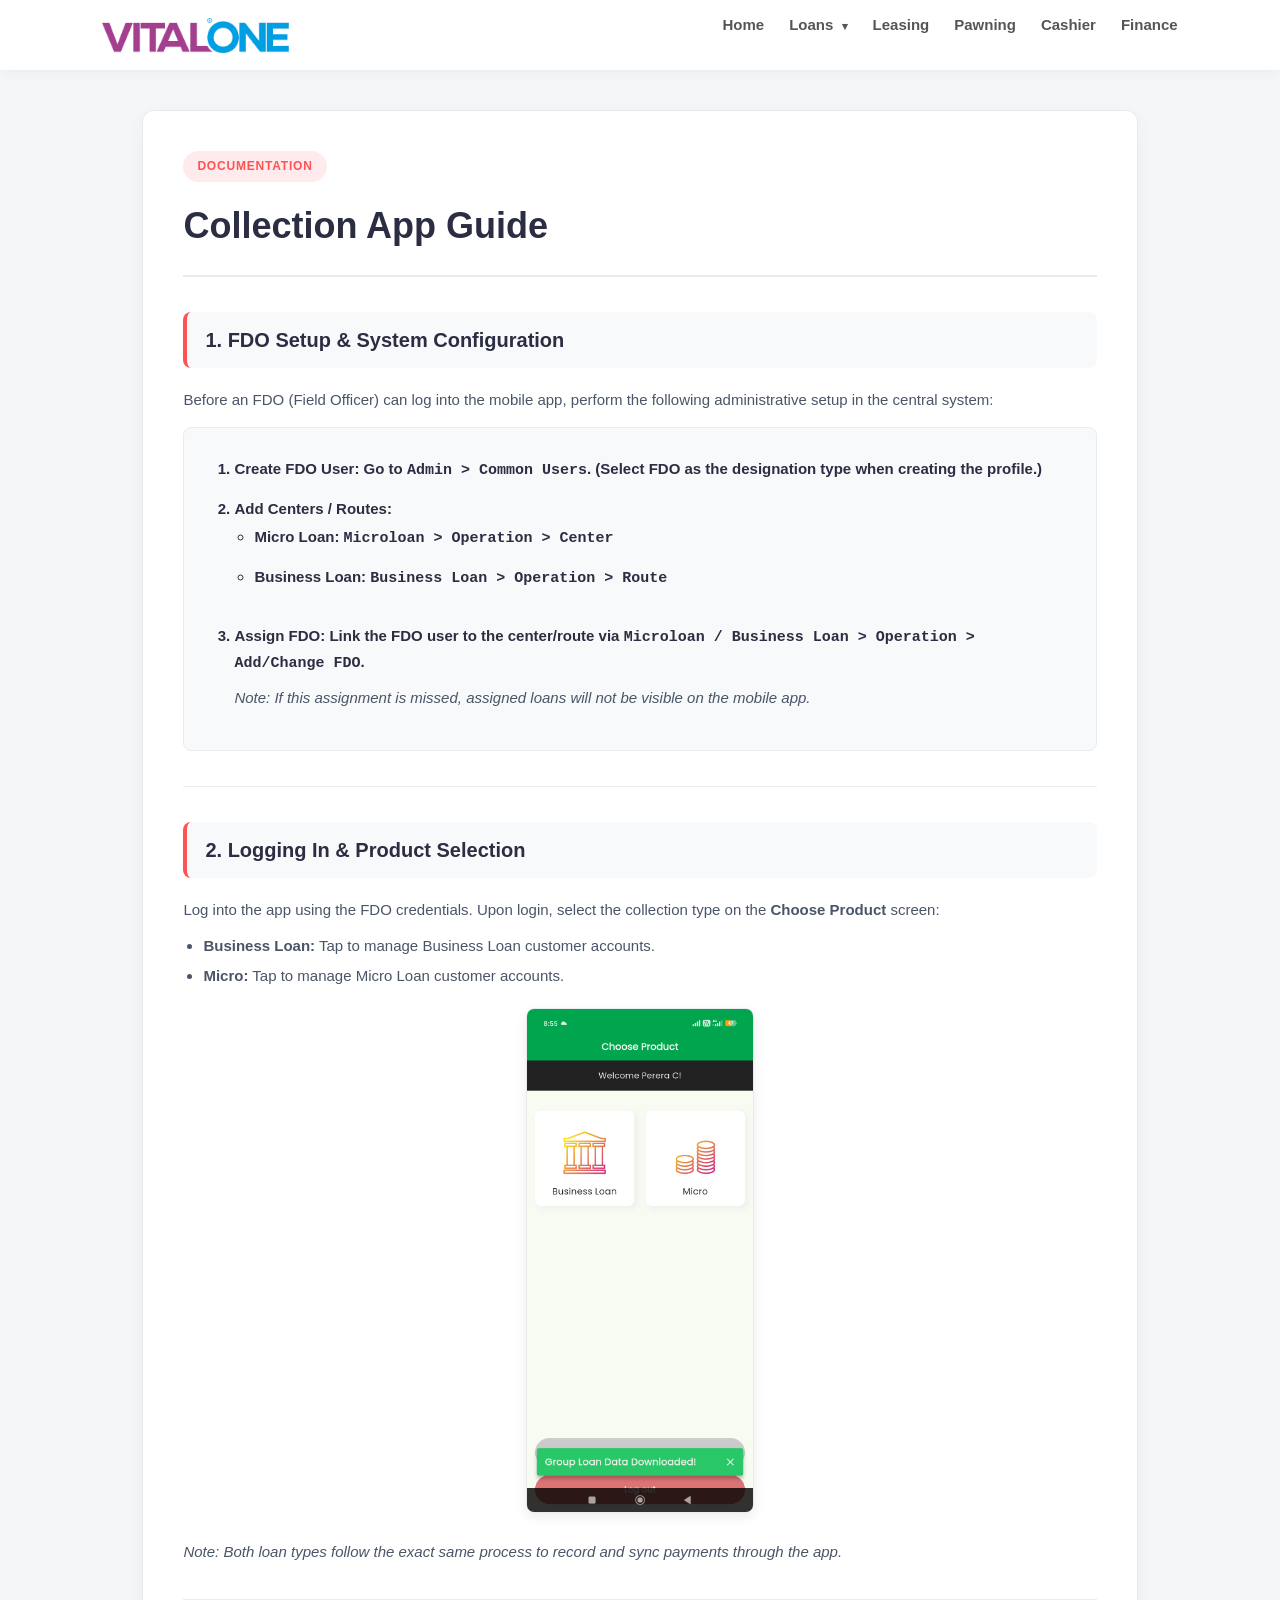
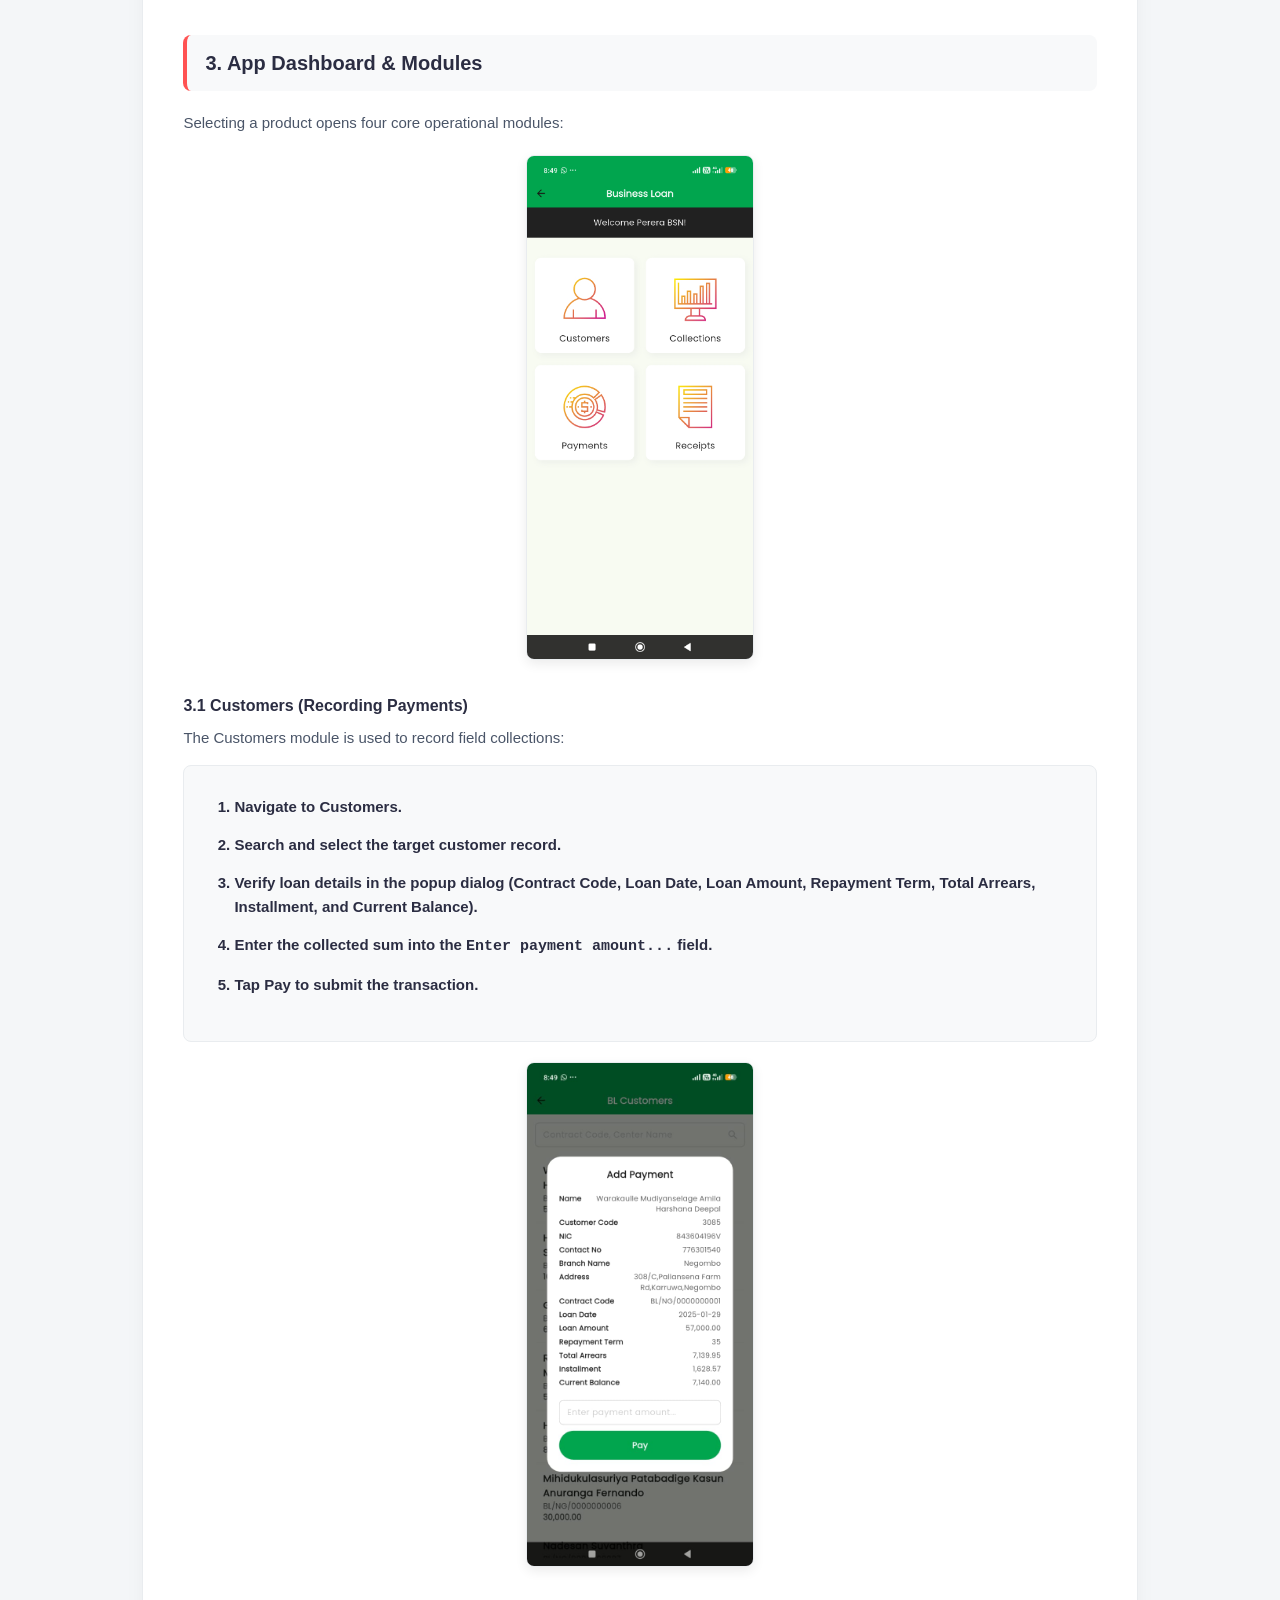
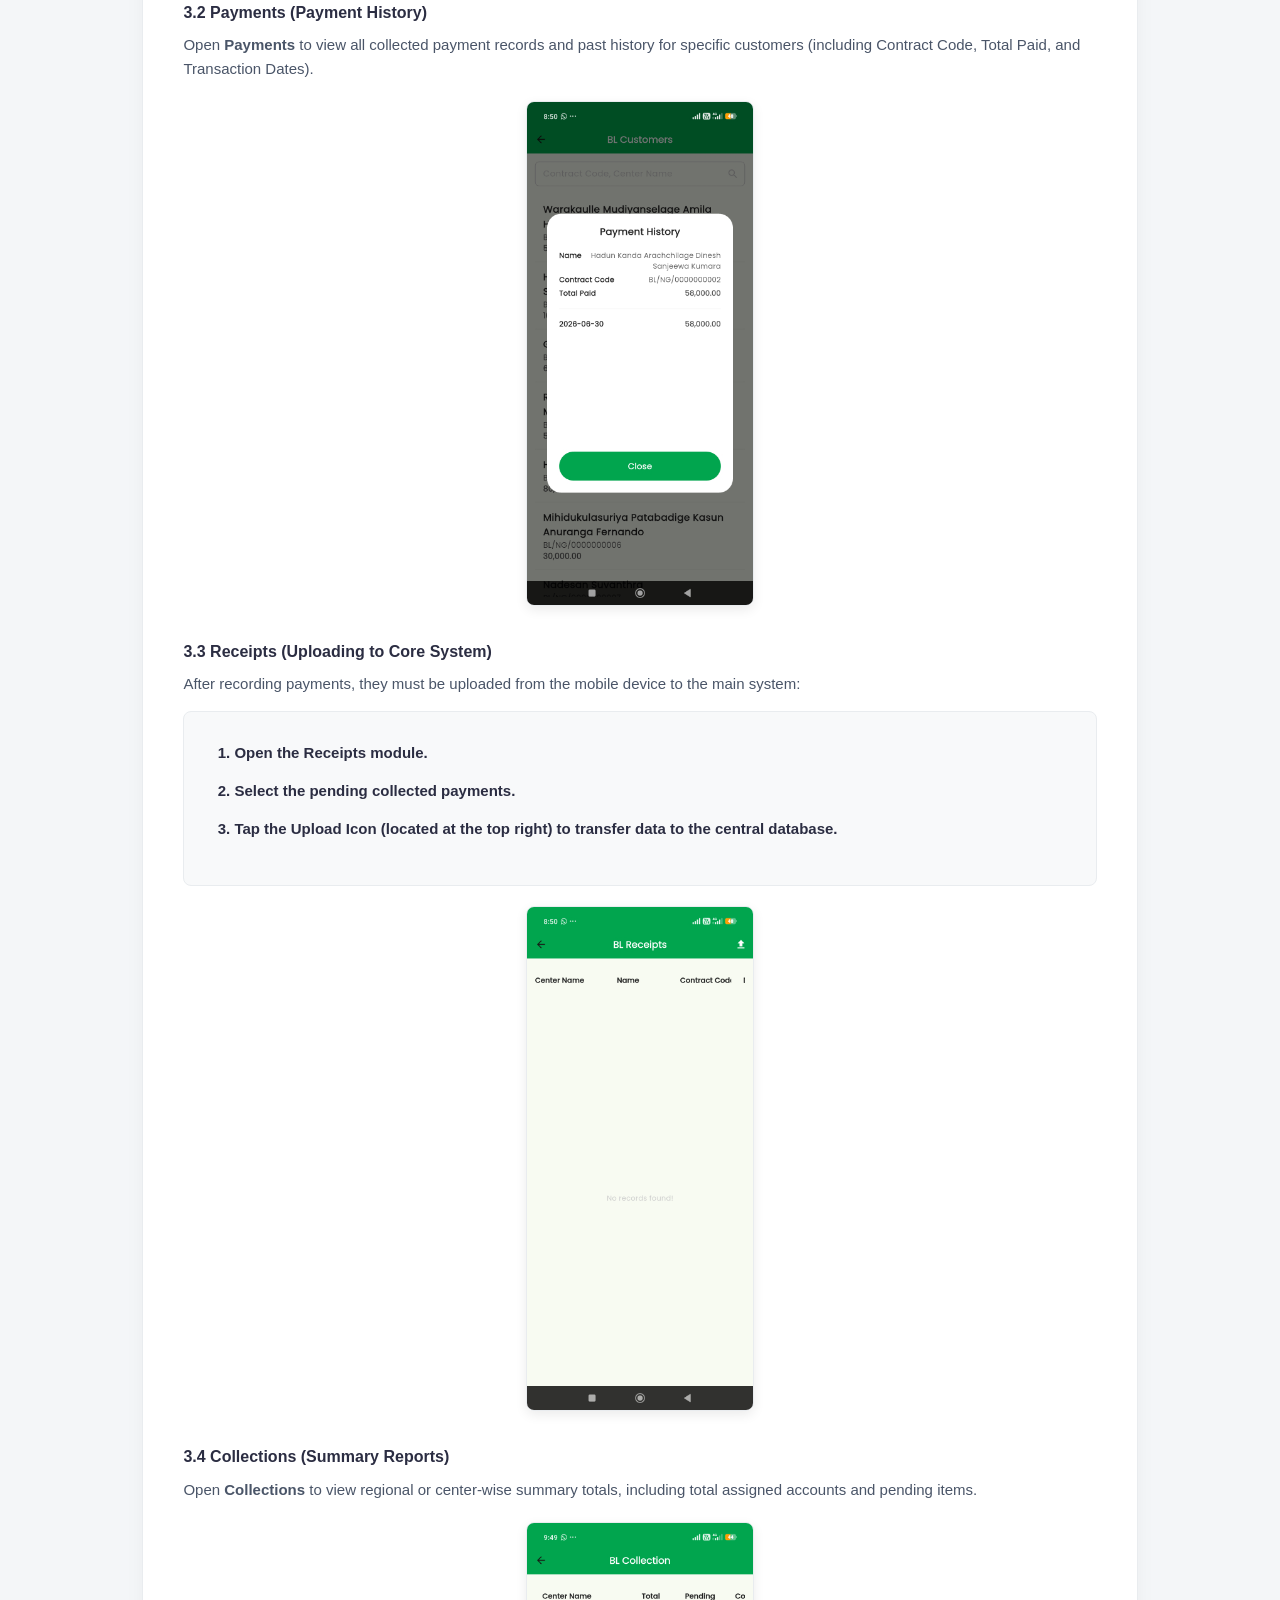
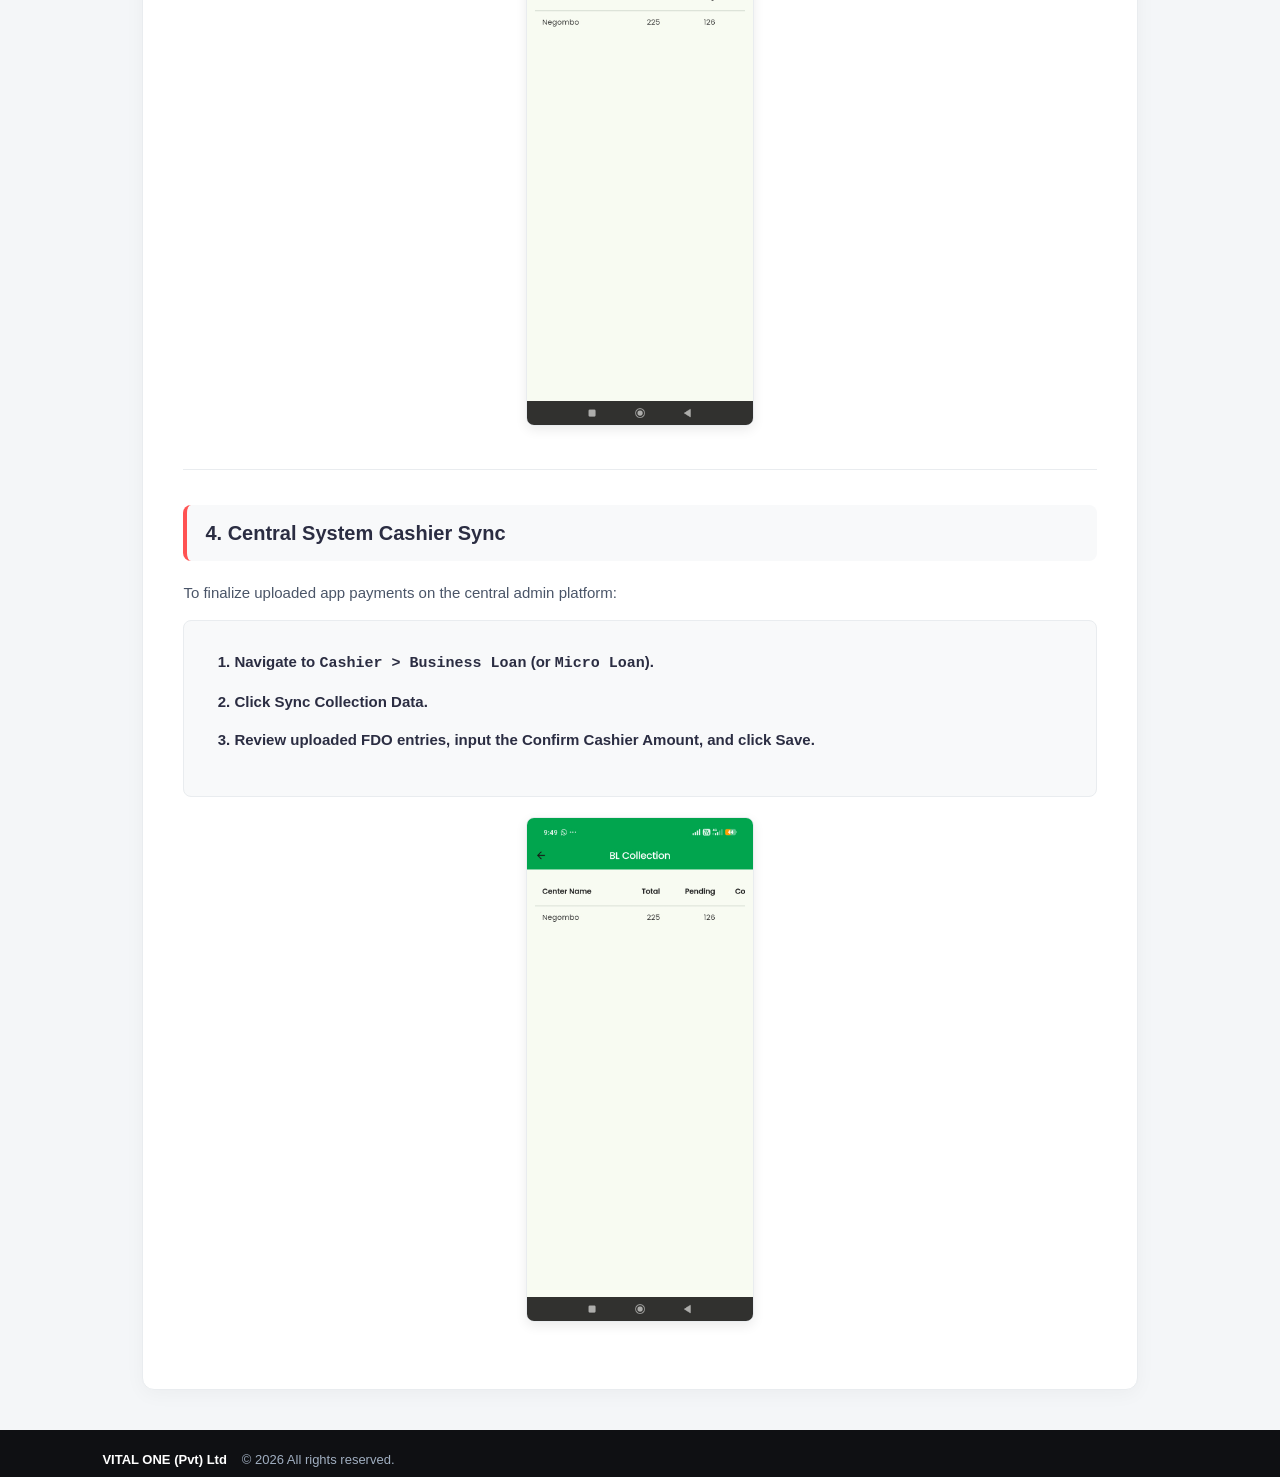
<file: collection-app.html>
<!DOCTYPE html>
<html lang="en">

<head>
    <meta charset="UTF-8">
    <meta name="viewport" content="width=device-width, initial-scale=1.0">
    <title>Collection App User Guide - Loan Management Portal</title>
    <link rel="stylesheet" href="css/style.css">
</head>

<body>

    <!-- SHARED HEADER -->
    <div id="header-container"></div>

    <!-- =====================================
         COLLECTION APP CONTENT
    ====================================== -->
    <main>
        <div class="guide-card">

            <div class="guide-header">
                <span class="badge">Documentation</span>
                <h1>Collection App Guide</h1>
            </div>

            <!-- SECTION 1: SYSTEM SETUP -->
            <h2>1. FDO Setup & System Configuration</h2>
            <p>Before an FDO (Field Officer) can log into the mobile app, perform the following administrative setup in the central system:</p>

            <div class="flow">
                <ol>
                    <li><strong>Create FDO User:</strong> Go to <code>Admin &gt; Common Users</code>. (Select <strong>FDO</strong> as the designation type when creating the profile.)</li>
                    <li><strong>Add Centers / Routes:</strong>
                        <ul>
                            <li>Micro Loan: <code>Microloan &gt; Operation &gt; Center</code></li>
                            <li>Business Loan: <code>Business Loan &gt; Operation &gt; Route</code></li>
                        </ul>
                    </li>
                    <li><strong>Assign FDO:</strong> Link the FDO user to the center/route via <code>Microloan / Business Loan &gt; Operation &gt; Add/Change FDO</code>. </li>
                        <p><em>Note: If this assignment is missed, assigned loans will not be visible on the mobile app.</em></p>
                </ol>
            </div>

            <hr>

            <!-- SECTION 2: PRODUCT SELECTION -->
            <h2>2. Logging In & Product Selection</h2>
            <p>Log into the app using the FDO credentials. Upon login, select the collection type on the <strong>Choose Product</strong> screen:</p>

            <ul>
                <li><strong>Business Loan:</strong> Tap to manage Business Loan customer accounts.</li>
                <li><strong>Micro:</strong> Tap to manage Micro Loan customer accounts.</li>
            </ul>

            <div class="guide-image-container">
                <img src="images/collection-app/choose-product.png" alt="Choose Product Screen" class="guide-img">
            </div>

            <p><em>Note: Both loan types follow the exact same process to record and sync payments through the app.</em></p>

            <hr>

            <!-- SECTION 3: MOBILE MODULES -->
            <h2>3. App Dashboard & Modules</h2>
            <p>Selecting a product opens four core operational modules:</p>

            <div class="guide-image-container">
                <img src="images/collection-app/dashboard.png" alt="App Dashboard Modules" class="guide-img">
            </div>

            <h3>3.1 Customers (Recording Payments)</h3>
            <p>The Customers module is used to record field collections:</p>

            <div class="flow">
                <ol>
                    <li>Navigate to <strong>Customers</strong>.</li>
                    <li>Search and select the target customer record.</li>
                    <li>Verify loan details in the popup dialog (Contract Code, Loan Date, Loan Amount, Repayment Term, Total Arrears, Installment, and Current Balance).</li>
                    <li>Enter the collected sum into the <code>Enter payment amount...</code> field.</li>
                    <li>Tap <strong>Pay</strong> to submit the transaction.</li>
                </ol>
            </div>

            <div class="guide-image-container">
                <img src="images/collection-app/add-payment.png" alt="Add Payment Screen" class="guide-img">
            </div>

            <h3>3.2 Payments (Payment History)</h3>
            <p>Open <strong>Payments</strong> to view all collected payment records and past history for specific customers (including Contract Code, Total Paid, and Transaction Dates).</p>

            <div class="guide-image-container">
                <img src="images/collection-app/payment-history.png" alt="Payment History Modal" class="guide-img">
            </div>

            <h3>3.3 Receipts (Uploading to Core System)</h3>
            <p>After recording payments, they must be uploaded from the mobile device to the main system:</p>

            <div class="flow">
                <ol>
                    <li>Open the <strong>Receipts</strong> module.</li>
                    <li>Select the pending collected payments.</li>
                    <li>Tap the <strong>Upload Icon</strong> (located at the top right) to transfer data to the central database.</li>
                </ol>
            </div>

            <div class="guide-image-container">
                <img src="images/collection-app/receipts.png" alt="Receipts Upload Screen" class="guide-img">
            </div>

            <h3>3.4 Collections (Summary Reports)</h3>
            <p>Open <strong>Collections</strong> to view regional or center-wise summary totals, including total assigned accounts and pending items.</p>

            <div class="guide-image-container">
                <img src="images/collection-app/collections.png" alt="Collections Summary Screen" class="guide-img">
            </div>

            <hr>

            <!-- SECTION 4: SYSTEM SYNC -->
            <h2>4. Central System Cashier Sync</h2>
            <p>To finalize uploaded app payments on the central admin platform:</p>

            <div class="flow">
                <ol>
                    <li>Navigate to <code>Cashier &gt; Business Loan</code> (or <code>Micro Loan</code>).</li>
                    <li>Click <strong>Sync Collection Data</strong>.</li>
                    <li>Review uploaded FDO entries, input the <strong>Confirm Cashier Amount</strong>, and click <strong>Save</strong>.</li>
                </ol>
            </div>

            <div class="guide-image-container">
                <img src="images/collection-app/system-sync.png" alt="System Collection Data Sync" class="guide-img">
            </div>

        </div>
    </main>

    <!-- SHARED FOOTER -->
    <div id="footer-container"></div>

    <!-- COMPONENT SCRIPT -->
    <script src="js/components.js"></script>

</body>

</html>
</file>
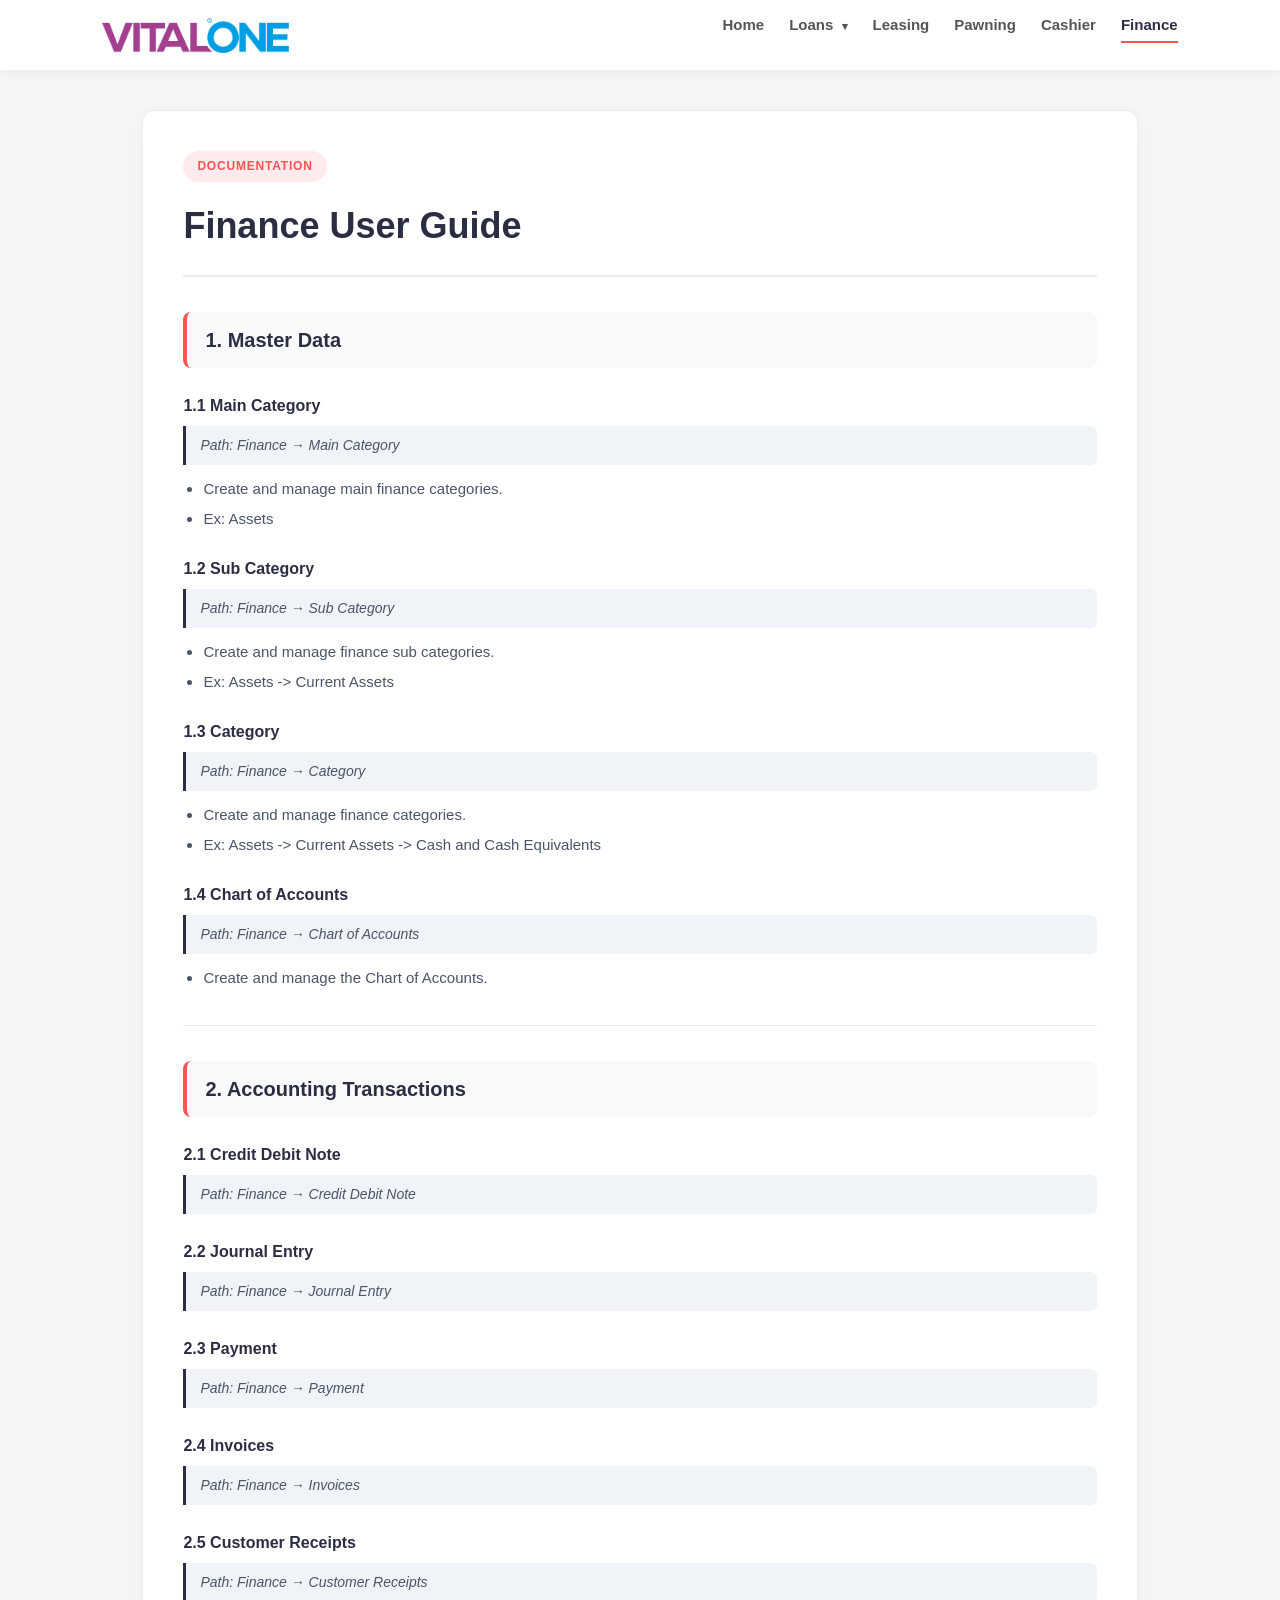
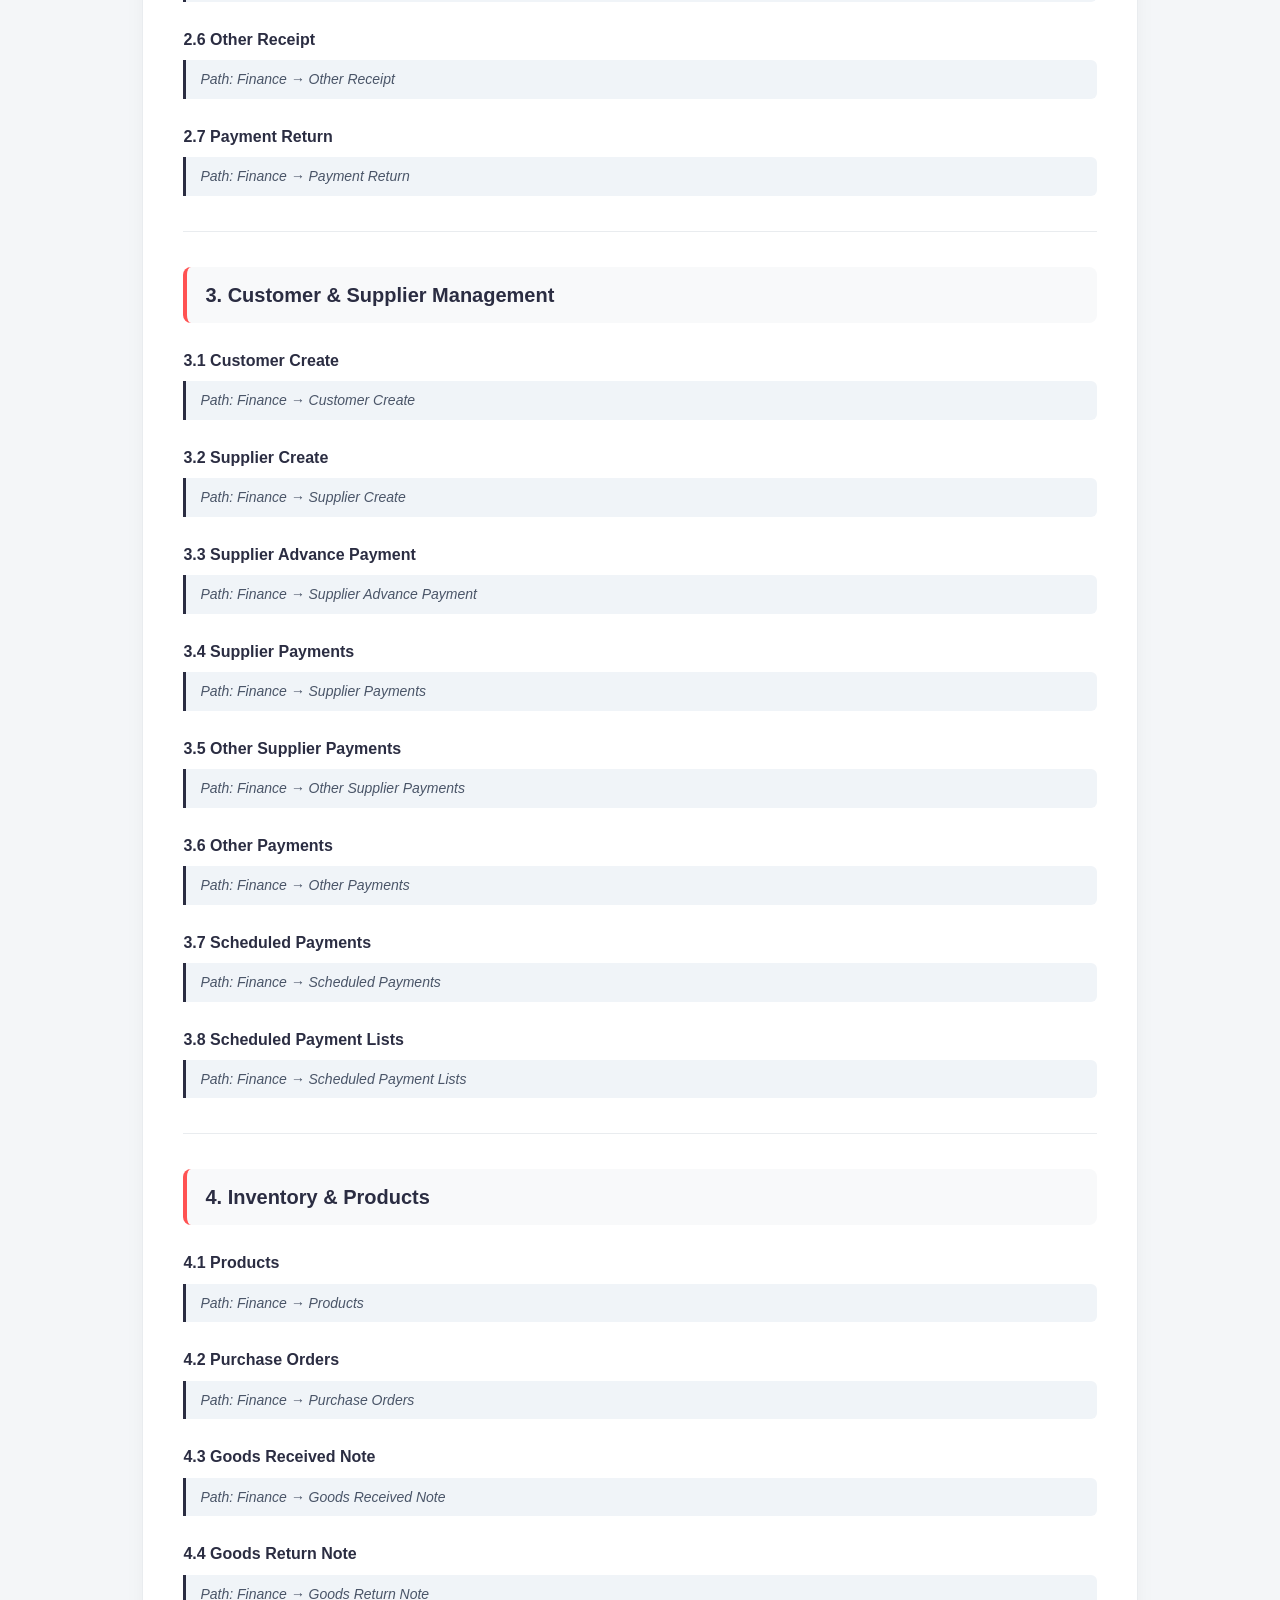
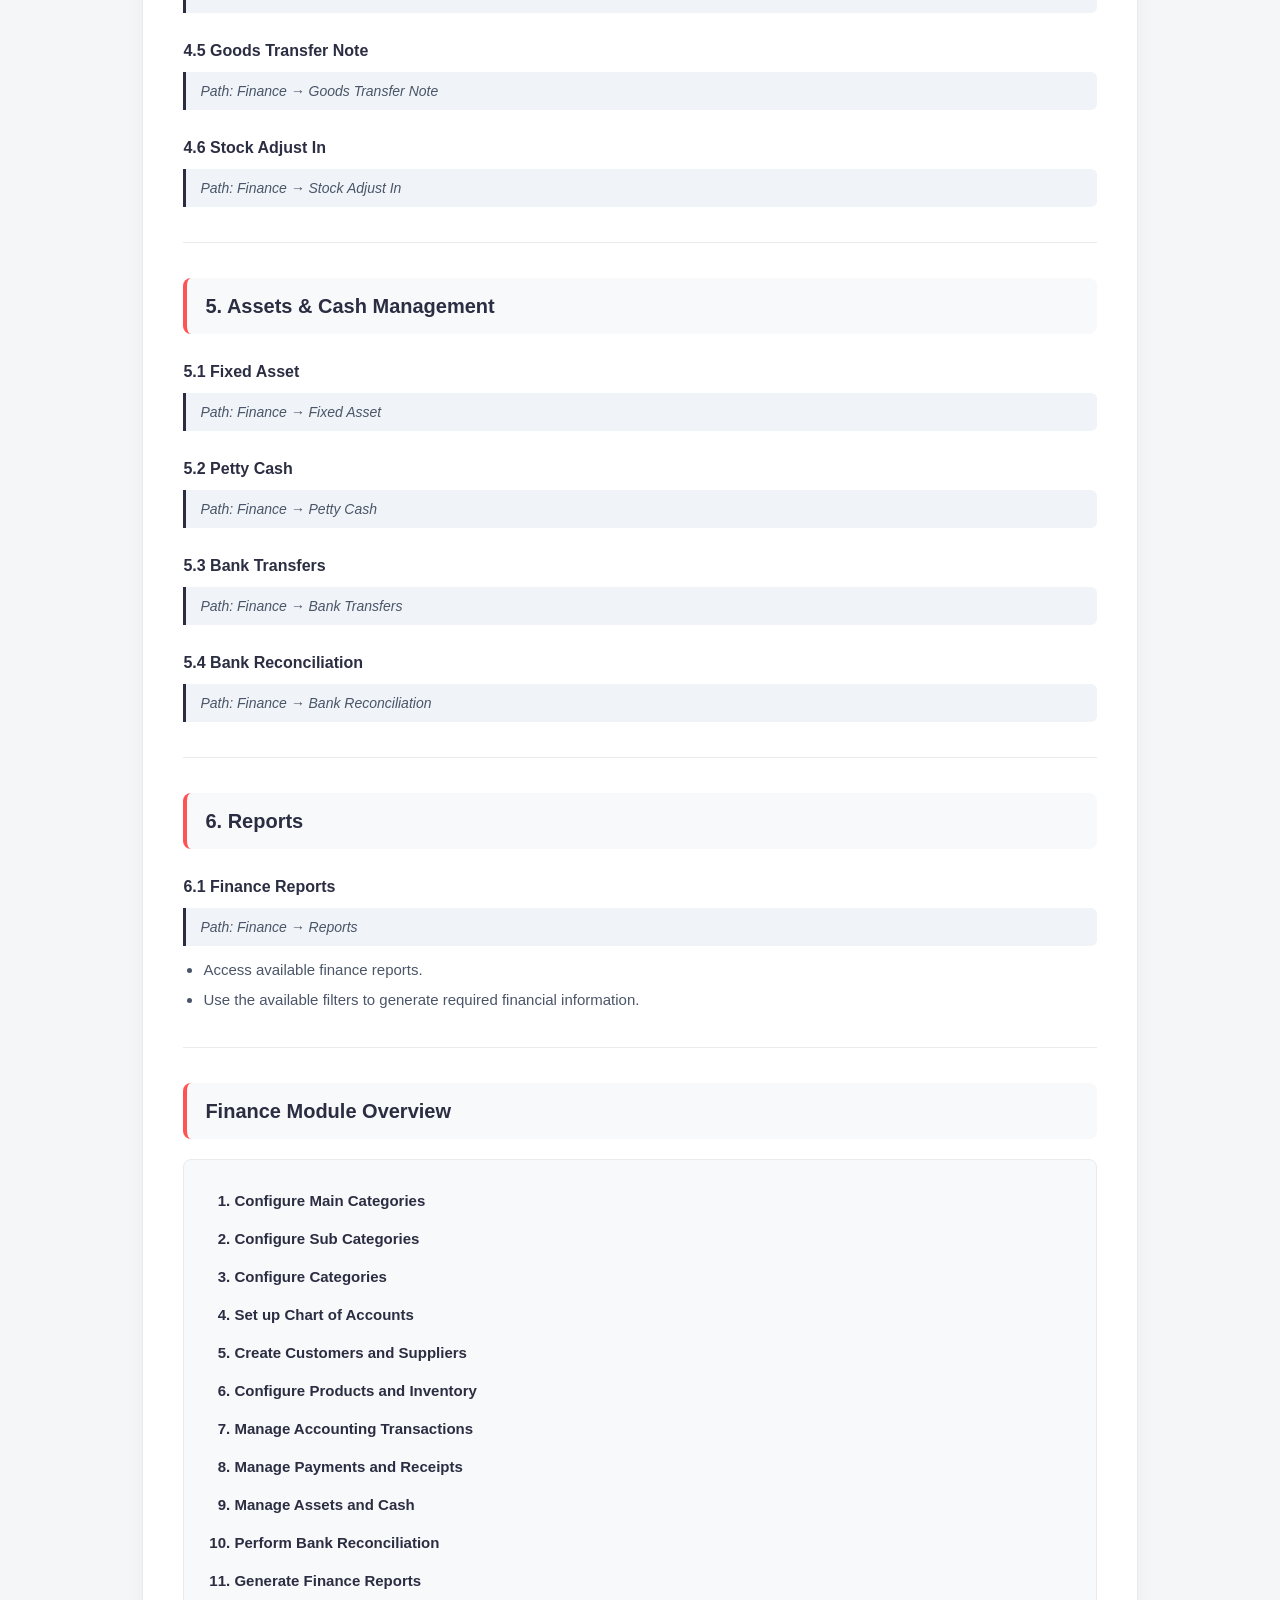
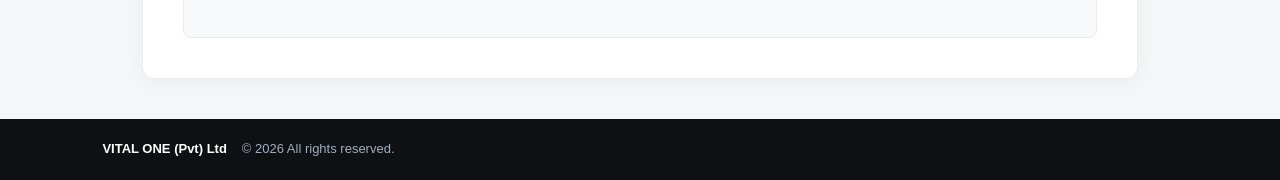
<file: finance.html>
<!DOCTYPE html>
<html lang="en">

<head>

    <meta charset="UTF-8">

    <meta
        name="viewport"
        content="width=device-width, initial-scale=1.0"
    >

    <title>
        Finance User Guide - Loan Management Portal
    </title>

    <link
        rel="stylesheet"
        href="css/style.css"
    >

</head>


<body>


    <!-- =====================================
         SHARED HEADER
    ====================================== -->

    <div id="header-container"></div>


    <!-- =====================================
         FINANCE CONTENT
    ====================================== -->

    <main>

        <div class="guide-card">


            <!-- PAGE HEADER -->

            <div class="guide-header">

                <span class="badge">
                    Documentation
                </span>

                <h1>
                    Finance User Guide
                </h1>

            </div>


            <!-- =================================
                 1. MASTER DATA
            ================================== -->

            <h2>
                1. Master Data
            </h2>


            <h3>
                1.1 Main Category
            </h3>

            <div class="path">
                Path: Finance → Main Category
            </div>

            <ul>

                <li>
                    Create and manage main finance
                    categories.
                </li>
                <li>
                    Ex: Assets
                </li>

            </ul>


            <h3>
                1.2 Sub Category
            </h3>

            <div class="path">
                Path: Finance → Sub Category
            </div>

            <ul>

                <li>
                    Create and manage finance
                    sub categories.
                </li>
                <li>
                    Ex: Assets -> Current Assets
                </li>

            </ul>


            <h3>
                1.3 Category
            </h3>

            <div class="path">
                Path: Finance → Category
            </div>

            <ul>

                <li>
                    Create and manage finance categories.
                </li>
                <li>
                    Ex: Assets -> Current Assets -> Cash and Cash Equivalents
                </li>

            </ul>


            <h3>
                1.4 Chart of Accounts
            </h3>

            <div class="path">
                Path: Finance → Chart of Accounts
            </div>

            <ul>

                <li>
                    Create and manage the Chart of
                    Accounts.
                </li>

            </ul>


            <hr>


            <!-- =================================
                 2. ACCOUNTING TRANSACTIONS
            ================================== -->

            <h2>
                2. Accounting Transactions
            </h2>


            <h3>
                2.1 Credit Debit Note
            </h3>

            <div class="path">
                Path: Finance → Credit Debit Note
            </div>


            <h3>
                2.2 Journal Entry
            </h3>

            <div class="path">
                Path: Finance → Journal Entry
            </div>


            <h3>
                2.3 Payment
            </h3>

            <div class="path">
                Path: Finance → Payment
            </div>


            <h3>
                2.4 Invoices
            </h3>

            <div class="path">
                Path: Finance → Invoices
            </div>


            <h3>
                2.5 Customer Receipts
            </h3>

            <div class="path">
                Path: Finance → Customer Receipts
            </div>


            <h3>
                2.6 Other Receipt
            </h3>

            <div class="path">
                Path: Finance → Other Receipt
            </div>


            <h3>
                2.7 Payment Return
            </h3>

            <div class="path">
                Path: Finance → Payment Return
            </div>


            <hr>


            <!-- =================================
                 3. CUSTOMER & SUPPLIER
            ================================== -->

            <h2>
                3. Customer & Supplier Management
            </h2>


            <h3>
                3.1 Customer Create
            </h3>

            <div class="path">
                Path: Finance → Customer Create
            </div>


            <h3>
                3.2 Supplier Create
            </h3>

            <div class="path">
                Path: Finance → Supplier Create
            </div>


            <h3>
                3.3 Supplier Advance Payment
            </h3>

            <div class="path">
                Path: Finance → Supplier Advance Payment
            </div>


            <h3>
                3.4 Supplier Payments
            </h3>

            <div class="path">
                Path: Finance → Supplier Payments
            </div>


            <h3>
                3.5 Other Supplier Payments
            </h3>

            <div class="path">
                Path: Finance → Other Supplier Payments
            </div>


            <h3>
                3.6 Other Payments
            </h3>

            <div class="path">
                Path: Finance → Other Payments
            </div>


            <h3>
                3.7 Scheduled Payments
            </h3>

            <div class="path">
                Path: Finance → Scheduled Payments
            </div>


            <h3>
                3.8 Scheduled Payment Lists
            </h3>

            <div class="path">
                Path: Finance → Scheduled Payment Lists
            </div>


            <hr>


            <!-- =================================
                 4. INVENTORY
            ================================== -->

            <h2>
                4. Inventory & Products
            </h2>


            <h3>
                4.1 Products
            </h3>

            <div class="path">
                Path: Finance → Products
            </div>


            <h3>
                4.2 Purchase Orders
            </h3>

            <div class="path">
                Path: Finance → Purchase Orders
            </div>


            <h3>
                4.3 Goods Received Note
            </h3>

            <div class="path">
                Path: Finance → Goods Received Note
            </div>


            <h3>
                4.4 Goods Return Note
            </h3>

            <div class="path">
                Path: Finance → Goods Return Note
            </div>


            <h3>
                4.5 Goods Transfer Note
            </h3>

            <div class="path">
                Path: Finance → Goods Transfer Note
            </div>


            <h3>
                4.6 Stock Adjust In
            </h3>

            <div class="path">
                Path: Finance → Stock Adjust In
            </div>


            <hr>


            <!-- =================================
                 5. ASSETS & CASH
            ================================== -->

            <h2>
                5. Assets & Cash Management
            </h2>


            <h3>
                5.1 Fixed Asset
            </h3>

            <div class="path">
                Path: Finance → Fixed Asset
            </div>


            <h3>
                5.2 Petty Cash
            </h3>

            <div class="path">
                Path: Finance → Petty Cash
            </div>


            <h3>
                5.3 Bank Transfers
            </h3>

            <div class="path">
                Path: Finance → Bank Transfers
            </div>


            <h3>
                5.4 Bank Reconciliation
            </h3>

            <div class="path">
                Path: Finance → Bank Reconciliation
            </div>


            <hr>


            <!-- =================================
                 6. REPORTS
            ================================== -->

            <h2>
                6. Reports
            </h2>


            <h3>
                6.1 Finance Reports
            </h3>

            <div class="path">
                Path: Finance → Reports
            </div>


            <ul>

                <li>
                    Access available finance reports.
                </li>

                <li>
                    Use the available filters to generate
                    required financial information.
                </li>

            </ul>


            <hr>


            <!-- =================================
                 FINANCE MODULE FLOW
            ================================== -->

            <h2>
                Finance Module Overview
            </h2>


            <div class="flow">

                <ol>

                    <li>
                        Configure Main Categories
                    </li>

                    <li>
                        Configure Sub Categories
                    </li>

                    <li>
                        Configure Categories
                    </li>

                    <li>
                        Set up Chart of Accounts
                    </li>

                    <li>
                        Create Customers and Suppliers
                    </li>

                    <li>
                        Configure Products and Inventory
                    </li>

                    <li>
                        Manage Accounting Transactions
                    </li>

                    <li>
                        Manage Payments and Receipts
                    </li>

                    <li>
                        Manage Assets and Cash
                    </li>

                    <li>
                        Perform Bank Reconciliation
                    </li>

                    <li>
                        Generate Finance Reports
                    </li>

                </ol>

            </div>


        </div>

    </main>


    <!-- =====================================
         SHARED FOOTER
    ====================================== -->

    <div id="footer-container"></div>


    <!-- =====================================
         COMPONENT SCRIPT
    ====================================== -->

    <script src="js/components.js"></script>


</body>

</html>
</file>
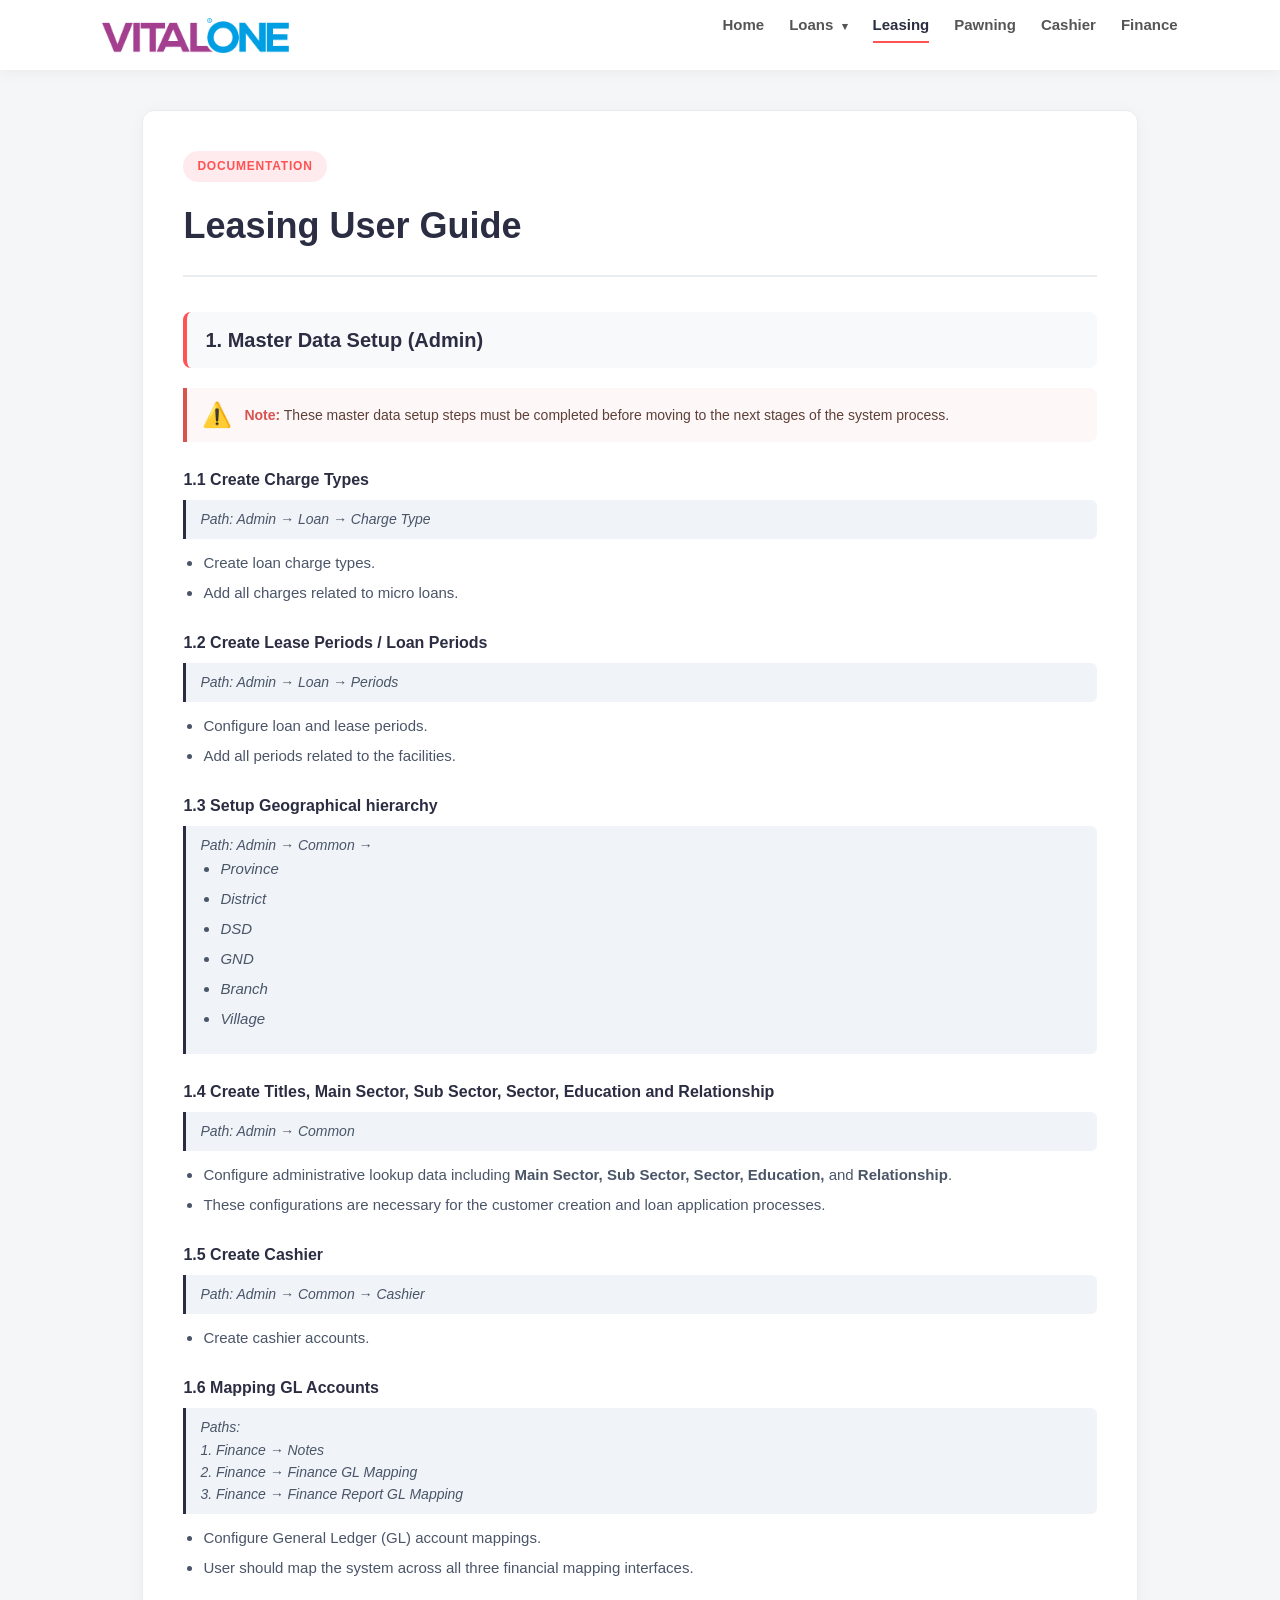
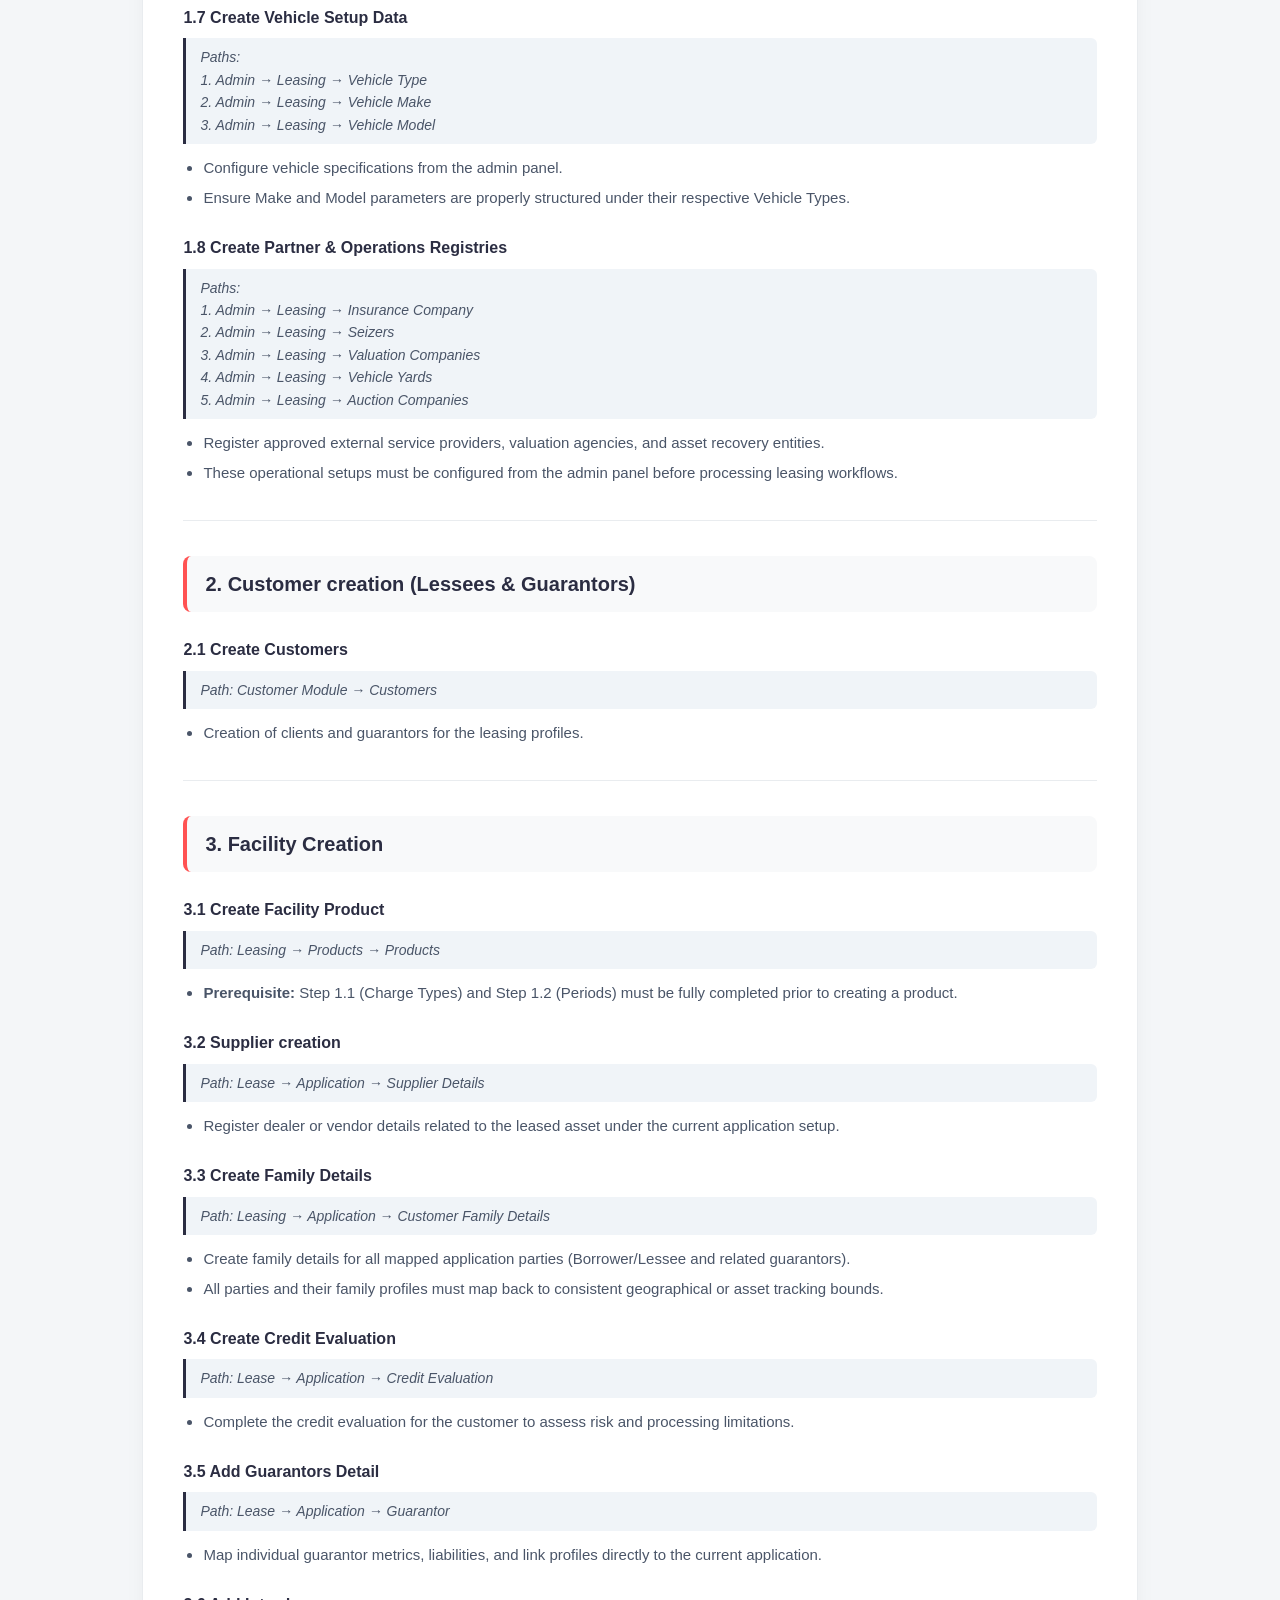
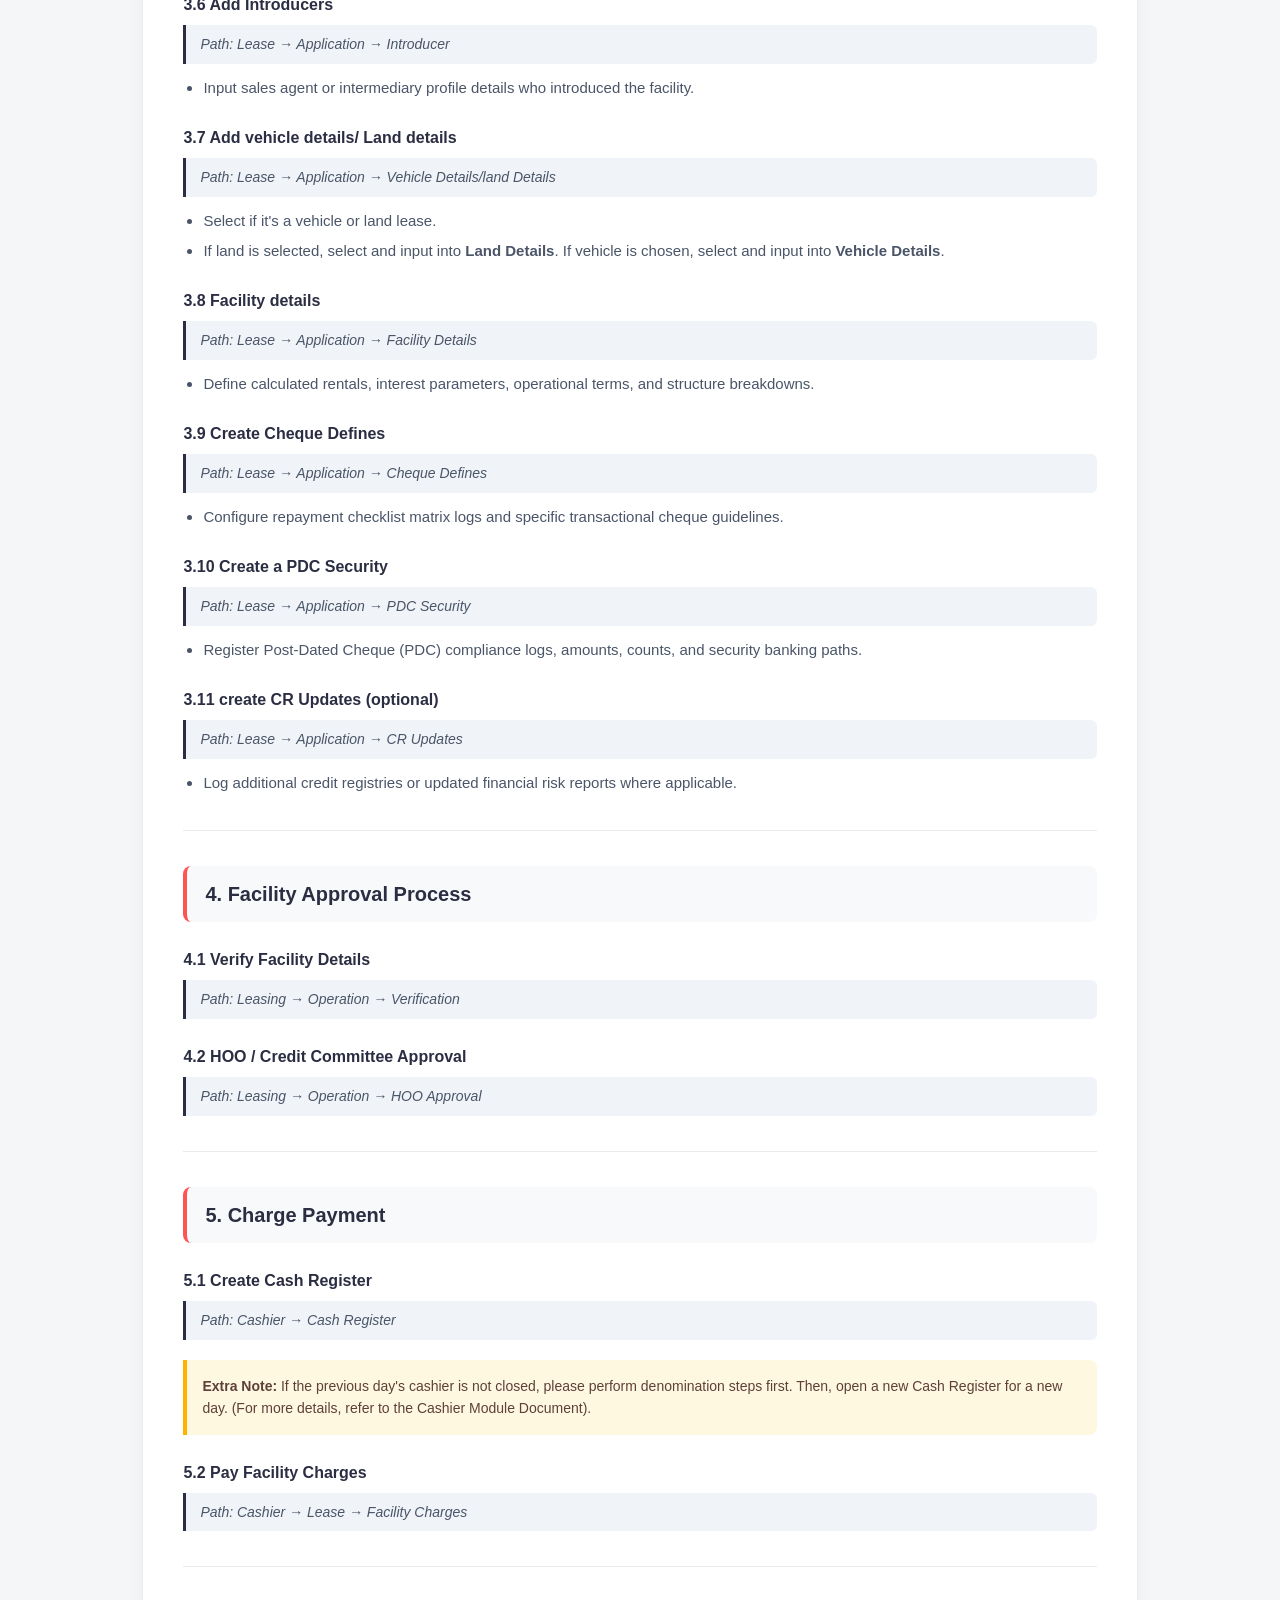
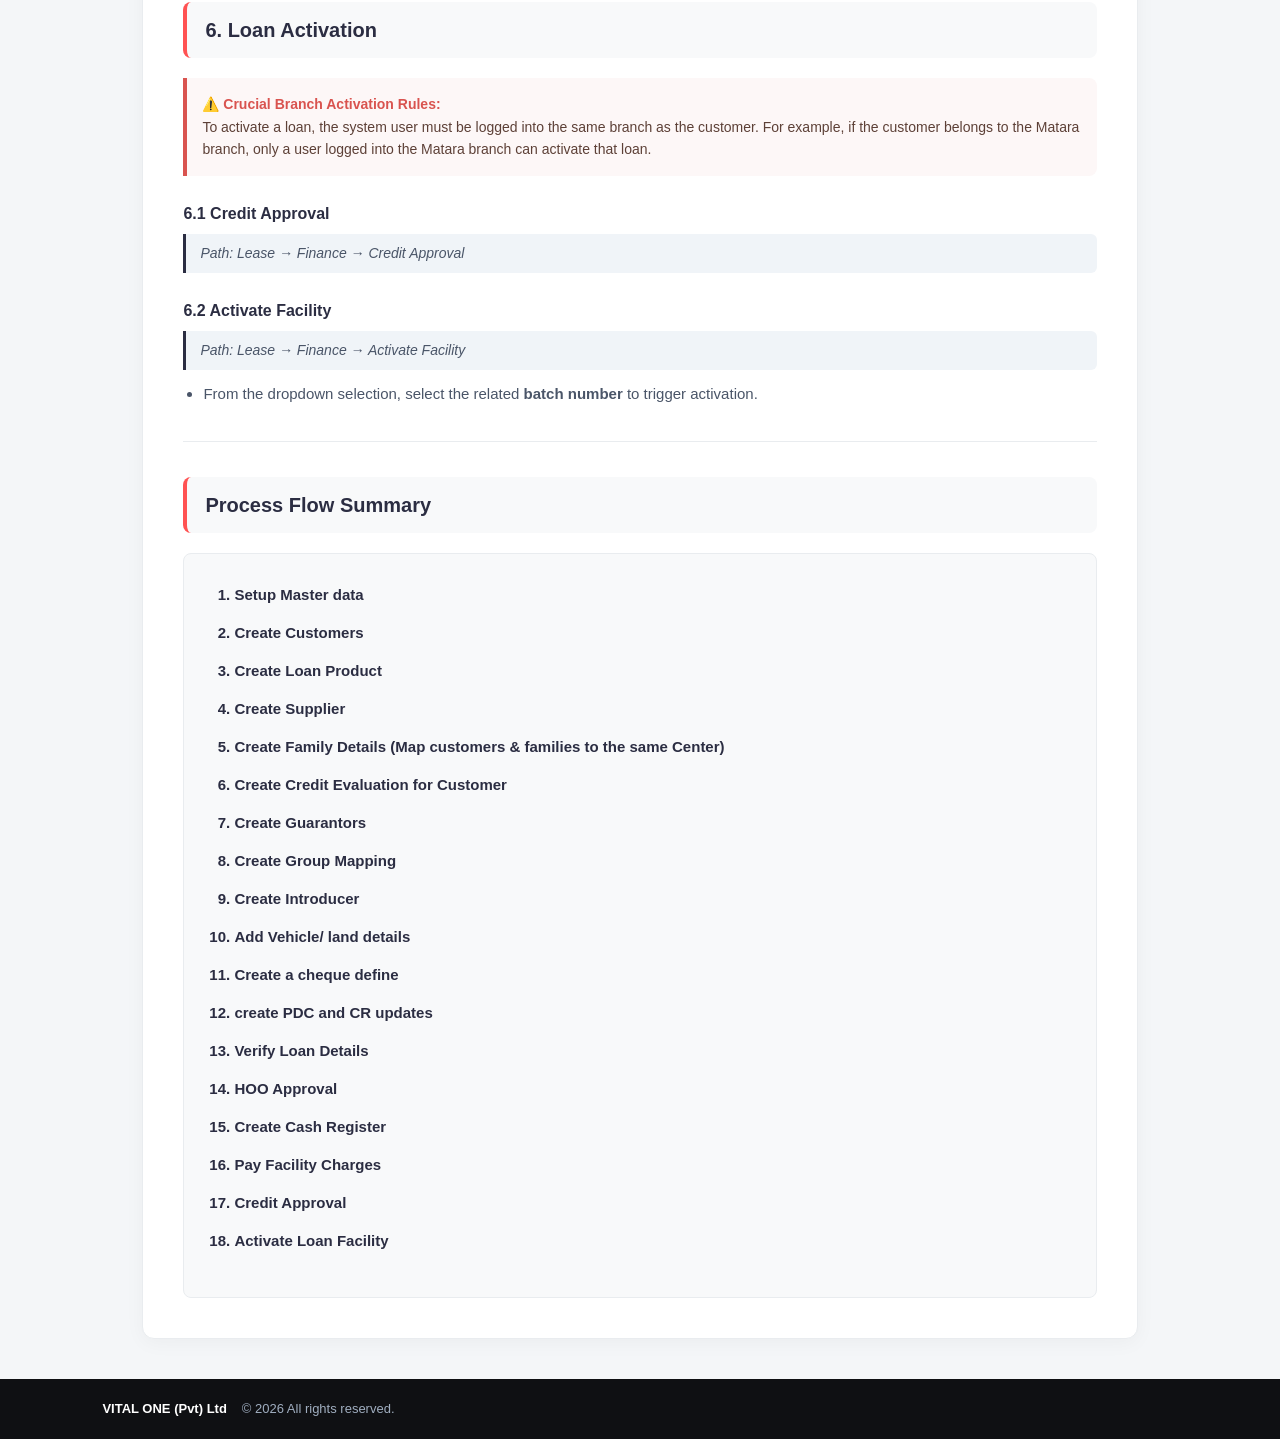
<file: lease.html>
<!DOCTYPE html>
<html lang="en">

<head>

    <meta charset="UTF-8">

    <meta
        name="viewport"
        content="width=device-width, initial-scale=1.0"
    >

    <title>Micro Loan User Guide - Loan Management Portal</title>

    <link
        rel="stylesheet"
        href="css/style.css"
    >

</head>


<body>


    <!-- SHARED HEADER -->

    <div id="header-container"></div>


    <!-- =====================================
         MICRO LOAN CONTENT
    ====================================== -->

    <main>

        <div class="guide-card">

            <div class="guide-header">

                <span class="badge">
                    Documentation
                </span>

                <h1>
                    Leasing User Guide
                </h1>

            </div>

<h2>1. Master Data Setup (Admin)</h2>
            
            <div class="note" style="border-left: 4px solid #d9534f; background: #fdf7f7; display: flex; align-items: center; gap: 12px;">
                <span style="font-size: 24px; color: #d9534f; line-height: 1;">⚠️</span>
                <div>
                    <strong style="color: #d9534f;">Note:</strong> These master data setup steps must be completed before moving to the next stages of the system process.
                </div>
            </div>

            <h3>1.1 Create Charge Types</h3>
            <div class="path">
                Path: Admin → Loan → Charge Type
            </div>
            <ul>
                <li>Create loan charge types.</li>
                <li>Add all charges related to micro loans.</li>
            </ul>

            <h3>1.2 Create Lease Periods / Loan Periods</h3>
            <div class="path">
                Path: Admin → Loan → Periods
            </div>
            <ul>
                <li>Configure loan and lease periods.</li>
                <li>Add all periods related to the facilities.</li>
            </ul>

            <h3>1.3 Setup Geographical hierarchy</h3>
            <div class="path">
                Path: Admin → Common → 
                <ul>
                    <li>Province</li>
                    <li>District</li>
                    <li>DSD</li>
                    <li>GND</li>
                    <li>Branch</li>
                    <li>Village</li>
                </ul>
            </div>

            <h3>1.4 Create Titles, Main Sector, Sub Sector, Sector, Education and Relationship</h3>
            <div class="path">
                Path: Admin → Common
            </div>
            <ul>
                <li>Configure administrative lookup data including <strong>Main Sector, Sub Sector, Sector, Education,</strong> and <strong>Relationship</strong>.</li>
                <li>These configurations are necessary for the customer creation and loan application processes.</li>
            </ul>

            <h3>1.5 Create Cashier</h3>
            <div class="path">
                Path: Admin → Common → Cashier
            </div>
            <ul>
                <li>Create cashier accounts.</li>
            </ul>

            <h3>1.6 Mapping GL Accounts</h3>
            <div class="path">
                Paths:<br>
                1. Finance → Notes<br>
                2. Finance → Finance GL Mapping<br>
                3. Finance → Finance Report GL Mapping
            </div>
            <ul>
                <li>Configure General Ledger (GL) account mappings.</li>
                <li>User should map the system across all three financial mapping interfaces.</li>
            </ul>

            <h3>1.7 Create Vehicle Setup Data</h3>
            <div class="path">
                Paths:<br>
                1. Admin → Leasing → Vehicle Type<br>
                2. Admin → Leasing → Vehicle Make<br>
                3. Admin → Leasing → Vehicle Model
            </div>
            <ul>
                <li>Configure vehicle specifications from the admin panel.</li>
                <li>Ensure Make and Model parameters are properly structured under their respective Vehicle Types.</li>
            </ul>

            <h3>1.8 Create Partner & Operations Registries</h3>
            <div class="path">
                Paths:<br>
                1. Admin → Leasing → Insurance Company<br>
                2. Admin → Leasing → Seizers<br>
                3. Admin → Leasing → Valuation Companies<br>
                4. Admin → Leasing → Vehicle Yards<br>
                5. Admin → Leasing → Auction Companies
            </div>
            <ul>
                <li>Register approved external service providers, valuation agencies, and asset recovery entities.</li>
                <li>These operational setups must be configured from the admin panel before processing leasing workflows.</li>
            </ul>

            <hr>

            <h2>2. Customer creation (Lessees & Guarantors)</h2>

            <h3>2.1 Create Customers</h3>
            <div class="path">
                Path: Customer Module → Customers
            </div>
            <ul>
                <li>Creation of clients and guarantors for the leasing profiles.</li>
            </ul>

            <hr>

            <h2>3. Facility Creation</h2>

            <h3>3.1 Create Facility Product</h3>
            <div class="path">
                Path: Leasing → Products → Products
            </div>
            <ul>
                <li><strong>Prerequisite:</strong> Step 1.1 (Charge Types) and Step 1.2 (Periods) must be fully completed prior to creating a product.</li>
            </ul>

            <h3>3.2 Supplier creation</h3>
            <div class="path">
                Path: Lease → Application → Supplier Details
            </div>
            <ul>
                <li>Register dealer or vendor details related to the leased asset under the current application setup.</li>
            </ul>

            <h3>3.3 Create Family Details</h3>
            <div class="path">
                Path: Leasing → Application → Customer Family Details
            </div>
            <ul>
                <li>Create family details for all mapped application parties (Borrower/Lessee and related guarantors).</li>
                <li>All parties and their family profiles must map back to consistent geographical or asset tracking bounds.</li>
            </ul>

            <h3>3.4 Create Credit Evaluation</h3>
            <div class="path">
                Path: Lease → Application → Credit Evaluation
            </div>
            <ul>
                <li>Complete the credit evaluation for the customer to assess risk and processing limitations.</li>
            </ul>

            <h3>3.5 Add Guarantors Detail</h3>
            <div class="path">
                Path: Lease → Application → Guarantor
            </div>
            <ul>
                <li>Map individual guarantor metrics, liabilities, and link profiles directly to the current application.</li>
            </ul>

            <h3>3.6 Add Introducers</h3>
            <div class="path">
                Path: Lease → Application → Introducer
            </div>
            <ul>
                <li>Input sales agent or intermediary profile details who introduced the facility.</li>
            </ul>

            <h3>3.7 Add vehicle details/ Land details</h3>
            <div class="path">
                Path: Lease → Application → Vehicle Details/land Details
            </div>
            <ul>
                <li>Select if it's a vehicle or land lease.</li>
                <li>If land is selected, select and input into <b>Land Details</b>. If vehicle is chosen, select and input into <b>Vehicle Details</b>.</li>
            </ul>

            <h3>3.8 Facility details</h3>
            <div class="path">
                Path: Lease → Application → Facility Details
            </div>
            <ul>
                <li>Define calculated rentals, interest parameters, operational terms, and structure breakdowns.</li>
            </ul>

            <h3>3.9 Create Cheque Defines</h3>
            <div class="path">
                Path: Lease → Application → Cheque Defines
            </div>
            <ul>
                <li>Configure repayment checklist matrix logs and specific transactional cheque guidelines.</li>
            </ul>

            <h3>3.10 Create a PDC Security</h3>
            <div class="path">
                Path: Lease → Application → PDC Security
            </div>
            <ul>
                <li>Register Post-Dated Cheque (PDC) compliance logs, amounts, counts, and security banking paths.</li>
            </ul>

            <h3>3.11 create CR Updates (optional)</h3>
            <div class="path">
                Path: Lease → Application → CR Updates
            </div>
            <ul>
                <li>Log additional credit registries or updated financial risk reports where applicable.</li>
            </ul>

            <hr>

            <h2>4. Facility Approval Process</h2>

            <h3>4.1 Verify Facility Details</h3>
            <div class="path">
                Path: Leasing → Operation → Verification
            </div>

            <h3>4.2 HOO / Credit Committee Approval</h3>
            <div class="path">
                Path: Leasing → Operation → HOO Approval
            </div>

            <hr>

            <h2>5. Charge Payment</h2>

            <h3>5.1 Create Cash Register</h3>
            <div class="path">
                Path: Cashier → Cash Register
            </div>
            <div class="note">
                <strong>Extra Note:</strong> If the previous day's cashier is not closed, please perform denomination steps first. Then, open a new Cash Register for a new day. (For more details, refer to the Cashier Module Document).
            </div>

            <h3>5.2 Pay Facility Charges</h3>
            <div class="path">
                Path: Cashier → Lease → Facility Charges
            </div>

            <hr>

            <h2>6. Loan Activation</h2>

            <div class="note" style="border-left: 4px solid #d9534f; background: #fdf7f7;">
                <strong style="color: #d9534f;">⚠️ Crucial Branch Activation Rules:</strong><br>
                To activate a loan, the system user must be logged into the same branch as the customer. For example, if the customer belongs to the Matara branch, only a user logged into the Matara branch can activate that loan.
            </div>

            <h3>6.1 Credit Approval</h3>
            <div class="path">
                Path: Lease → Finance → Credit Approval
            </div>

            <h3>6.2 Activate Facility</h3>
            <div class="path">
                Path: Lease → Finance → Activate Facility
            </div>
            <ul>
                <li>From the dropdown selection, select the related <b>batch number</b> to trigger activation.</li>
            </ul>

            <hr>

            <h2>Process Flow Summary</h2>

            <div class="flow">
                <ol>
                    <li>Setup Master data</li>
                    <li>Create Customers</li>
                    <li>Create Loan Product</li>
                    <li>Create Supplier</li>
                    <li>Create Family Details (Map customers & families to the same Center)</li>
                    <li>Create Credit Evaluation for Customer</li>
                    <li>Create Guarantors</li>
                    <li>Create Group Mapping</li>
                    <li>Create Introducer</li>
                    <li>Add Vehicle/ land details</li>
                    <li>Create a cheque define</li>
                    <li>create PDC and CR updates</li>
                    <li>Verify Loan Details</li>
                    <li>HOO Approval</li>
                    <li>Create Cash Register</li>
                    <li>Pay Facility Charges</li>
                    <li>Credit Approval</li>
                    <li>Activate Loan Facility</li>
                </ol>
            </div>

        </div>


        </div>

    </main>


    <!-- SHARED FOOTER -->

    <div id="footer-container"></div>


    <!-- COMPONENT SCRIPT -->

    <script src="js/components.js"></script>

</body>

</html>
</file>
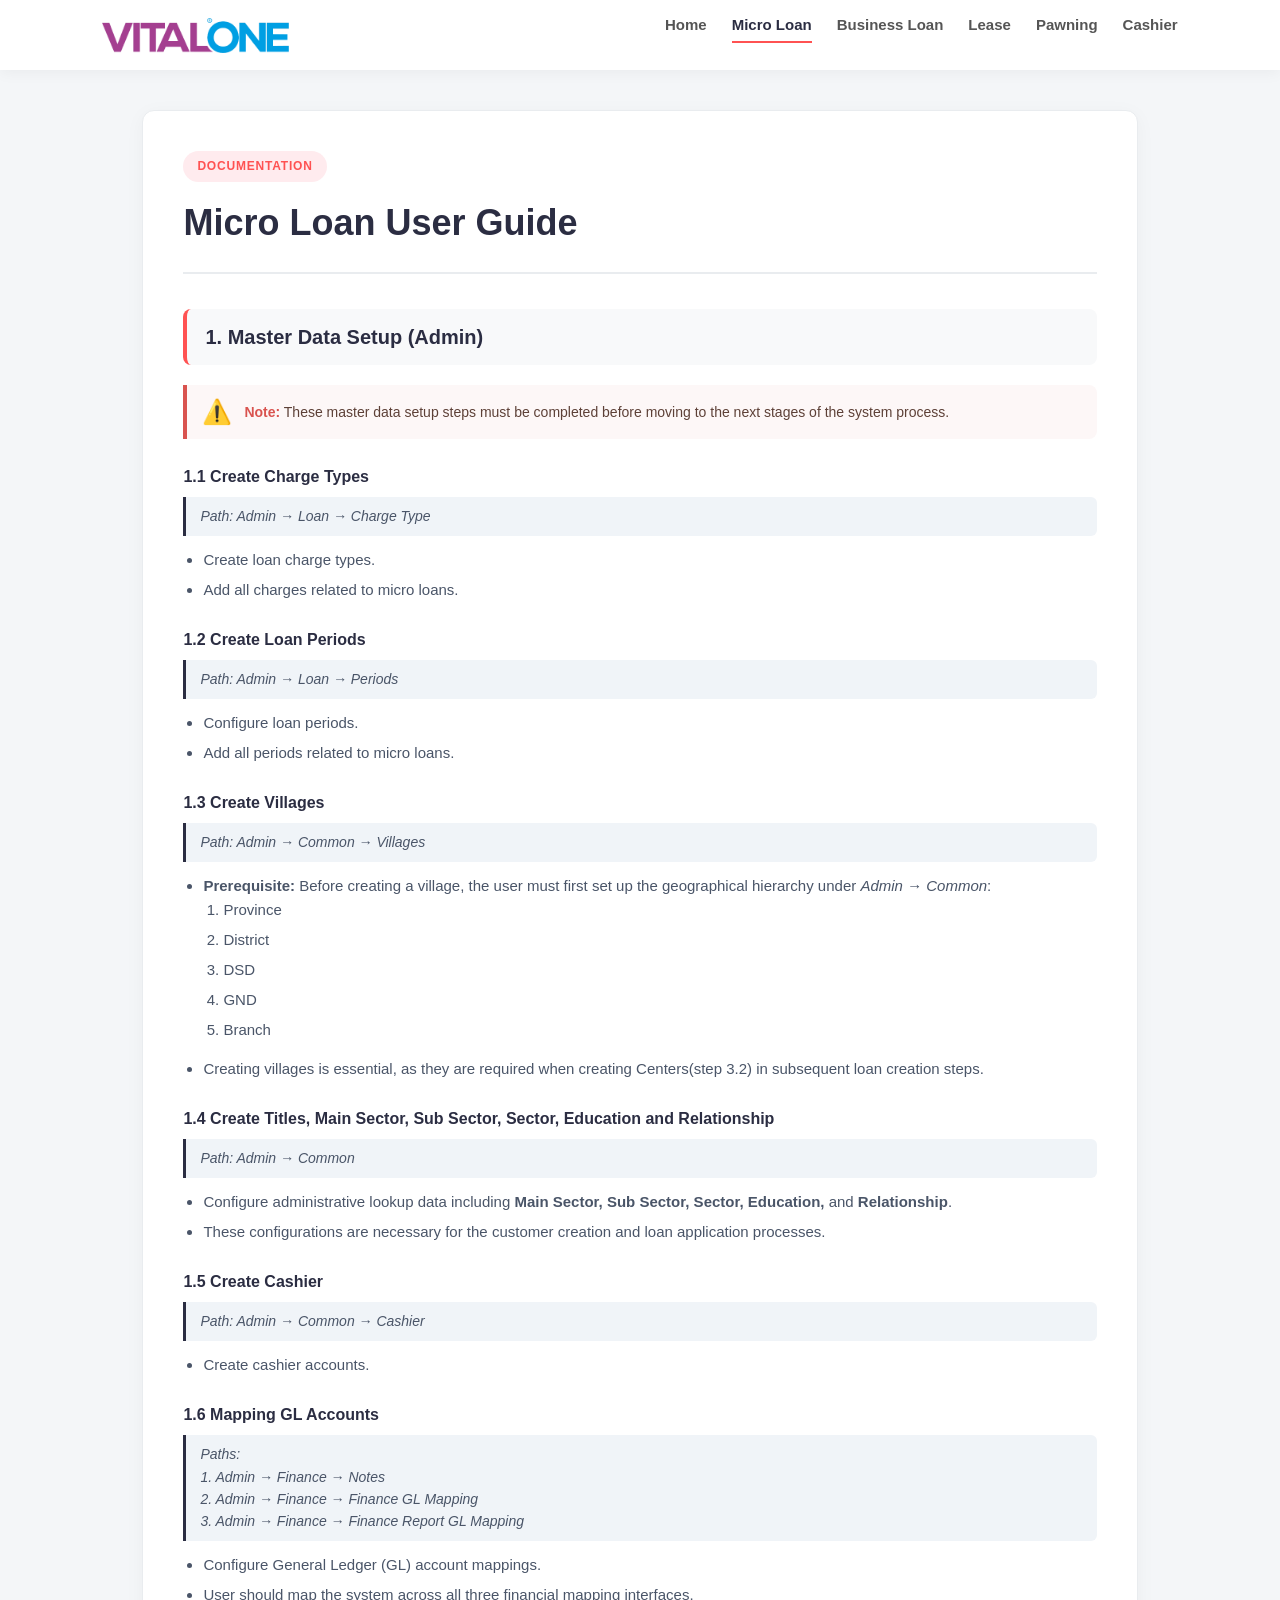
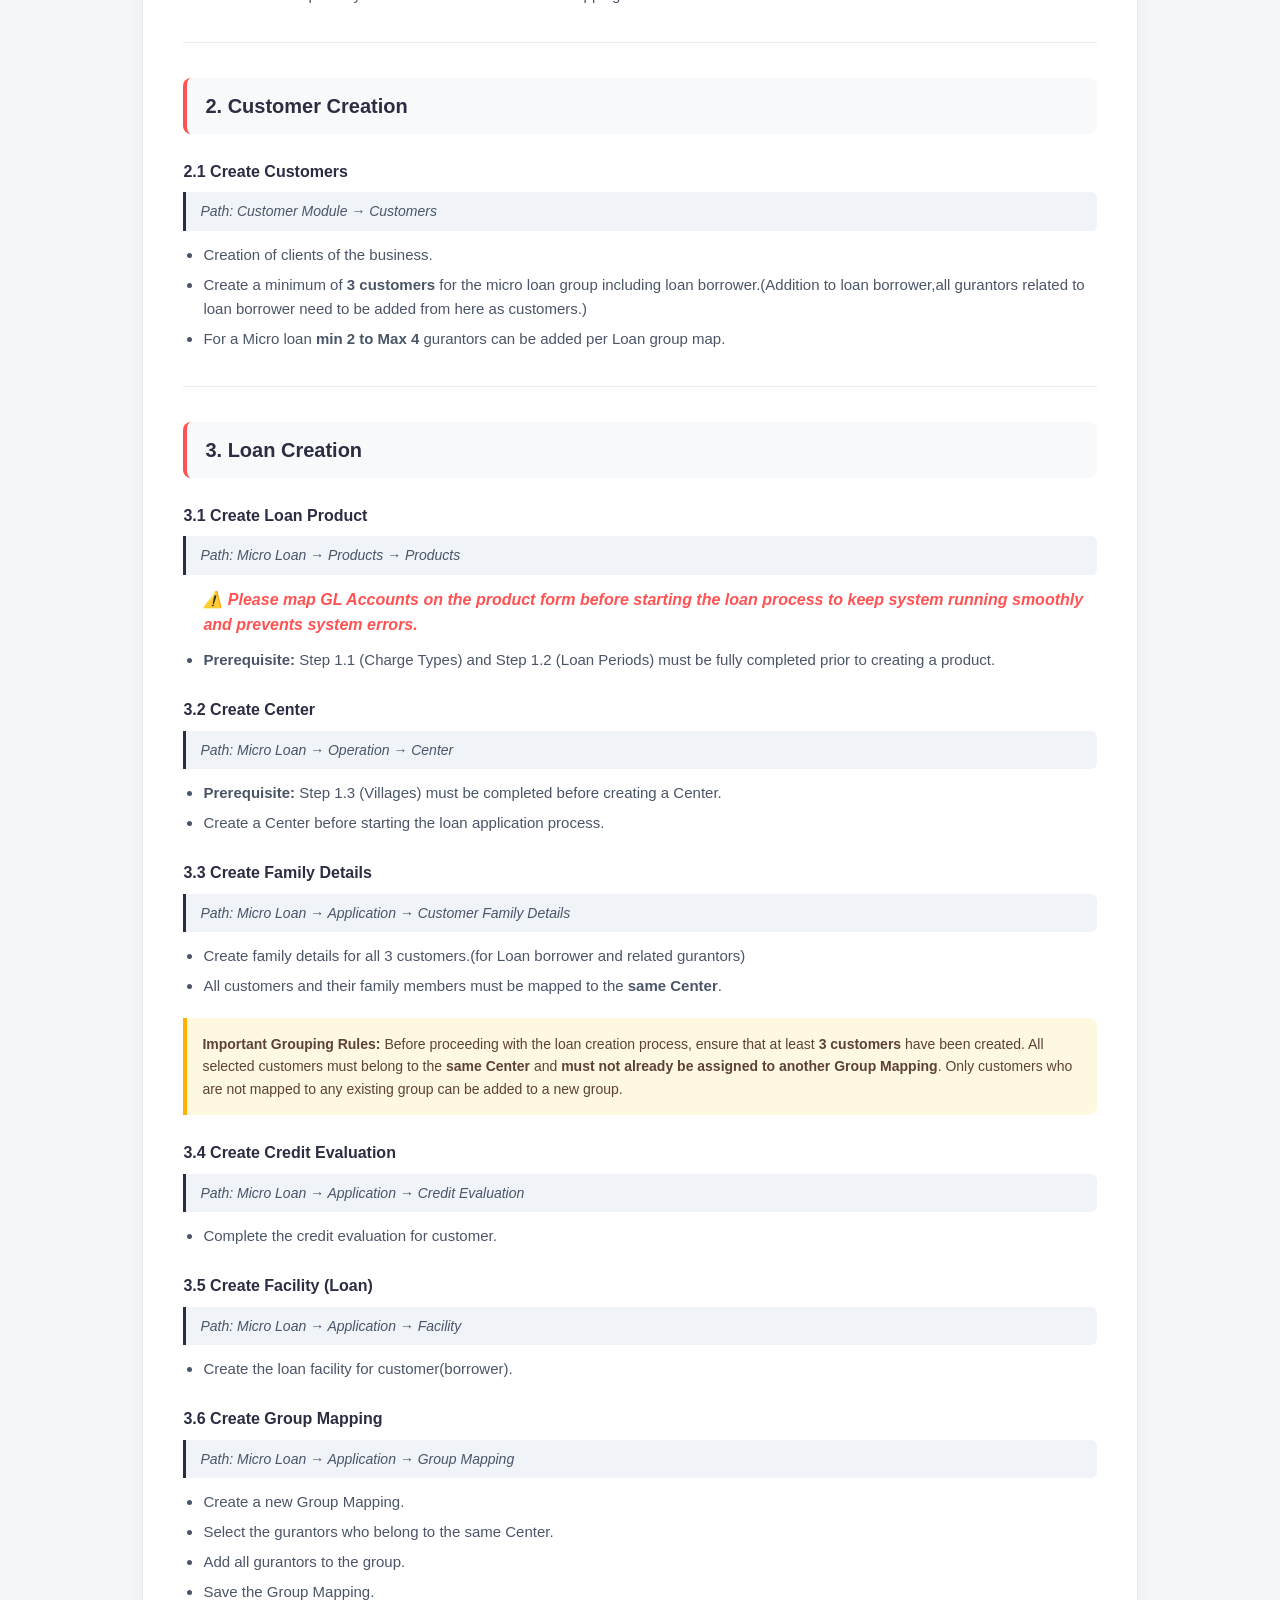
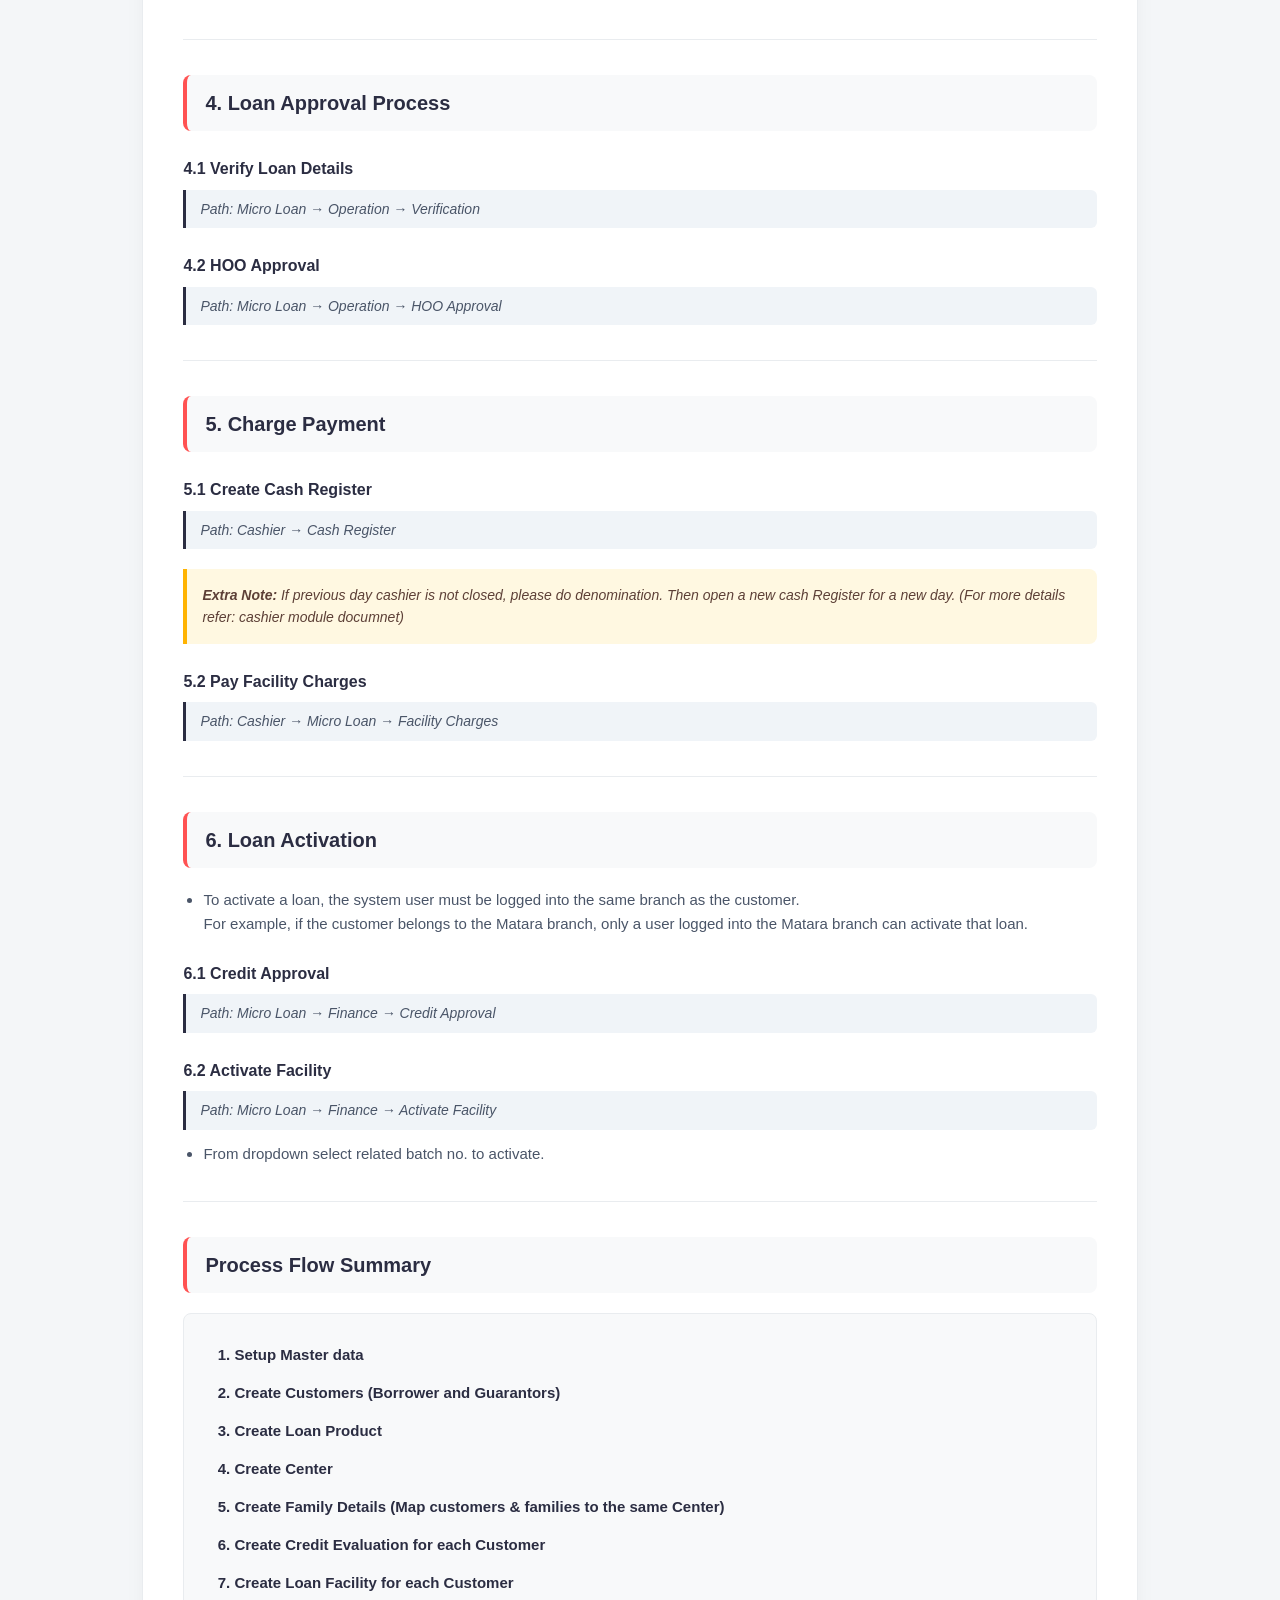
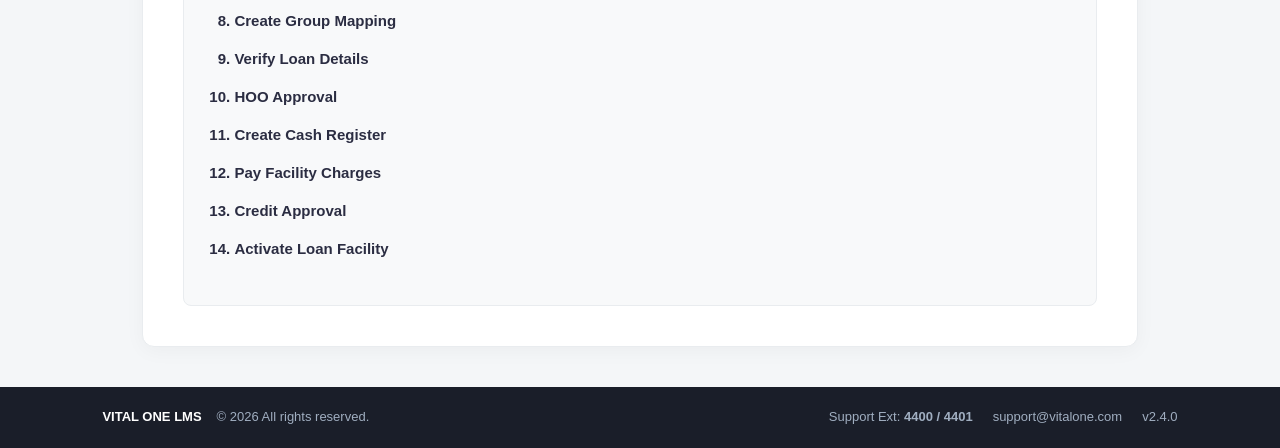
<file: micro-loan.html>
<!DOCTYPE html>
<html lang="en">
<head>
    <meta charset="UTF-8">
    <meta name="viewport" content="width=device-width, initial-scale=1.0">
    <title>Micro Loan User Guide - Loan Management Portal</title>
    <style>
        :root {
            --primary: #ff5252;
            --primary-light: #ffebee;
            --dark: #2b2d42;
            --text-muted: #6c757d;
            --bg-light: #f8f9fa;
            --header-height: 70px;
            --border-color: #e9ecef;
        }

        * {
            box-sizing: border-box;
            margin: 0;
            padding: 0;
        }

        body {
            font-family: 'Segoe UI', Arial, sans-serif;
            background: #f4f6f8;
            color: #333;
            line-height: 1.6;
            display: flex;
            flex-direction: column;
            min-height: 100vh;
        }

        /* Responsive Shared Header */
        header {
            display: flex;
            justify-content: space-between;
            align-items: center;
            padding: 0 8%;
            height: var(--header-height);
            background: #ffffff;
            box-shadow: 0 2px 15px rgba(0, 0, 0, 0.05);
            position: sticky;
            top: 0;
            z-index: 1000;
        }

        .logo { display: flex; align-items: center; text-decoration: none; }
        .logo-img { height: 35px; width: auto; display: block; }

        nav ul {
            display: flex;
            list-style: none;
            gap: 25px;
            align-items: center;
        }

        nav a {
            text-decoration: none;
            color: #555;
            font-weight: 600;
            font-size: 15px;
            padding: 8px 0;
            border-bottom: 2px solid transparent;
            transition: all 0.2s ease;
        }

        nav a:hover, nav a.active {
            color: var(--dark);
            border-bottom-color: var(--primary);
        }

        .menu-toggle {
            display: none;
            flex-direction: column;
            gap: 5px;
            cursor: pointer;
            background: none;
            border: none;
            padding: 5px;
        }

        .menu-toggle span {
            width: 25px;
            height: 3px;
            background-color: var(--dark);
            border-radius: 2px;
            transition: 0.3s;
        }

        /* Main Content Container */
        main {
            flex: 1;
            padding: 40px 8%;
            max-width: 1200px;
            margin: 0 auto;
            width: 100%;
        }

        .guide-card {
            background: #ffffff;
            border-radius: 12px;
            padding: 40px;
            box-shadow: 0 4px 20px rgba(0, 0, 0, 0.04);
            border: 1px solid var(--border-color);
        }

        .guide-header {
            margin-bottom: 35px;
            border-bottom: 2px solid var(--border-color);
            padding-bottom: 20px;
        }

        .badge {
            display: inline-block;
            background: var(--primary-light);
            color: var(--primary);
            font-weight: 700;
            font-size: 12px;
            padding: 6px 14px;
            border-radius: 20px;
            text-transform: uppercase;
            letter-spacing: 0.8px;
            margin-bottom: 12px;
        }

        h1 {
            font-size: 36px;
            color: var(--dark);
            font-weight: 800;
            margin: 0;
        }

        h2 {
            font-size: 20px;
            color: var(--dark);
            background: var(--bg-light);
            padding: 12px 18px;
            border-radius: 8px;
            border-left: 4px solid var(--primary);
            margin: 35px 0 20px;
        }

        h3 {
            font-size: 16px;
            color: var(--dark);
            margin-top: 25px;
            margin-bottom: 8px;
            font-weight: 700;
        }

        h4 {
            color: var(--primary);
            margin: 10px 0;
        }

        .path {
            background: #f0f4f8;
            border-left: 3px solid var(--dark);
            padding: 8px 14px;
            margin: 8px 0 12px;
            font-style: italic;
            font-size: 14px;
            color: #4a5568;
            border-radius: 0 6px 6px 0;
        }

        ul, ol {
            padding-left: 20px;
            margin-bottom: 15px;
        }

        li {
            margin-bottom: 6px;
            font-size: 15px;
            color: #4a5568;
        }

        .note {
            background: #fff8e1;
            border-left: 4px solid #ffb300;
            padding: 15px;
            margin: 20px 0;
            border-radius: 0 8px 8px 0;
            font-size: 14px;
            color: #5d4037;
        }

        .flow {
            background: var(--bg-light);
            border: 1px solid var(--border-color);
            padding: 25px 30px;
            border-radius: 8px;
            margin-top: 15px;
        }

        .flow ol li {
            font-weight: 600;
            color: var(--dark);
            padding: 4px 0;
        }

        hr {
            border: 0;
            height: 1px;
            background: var(--border-color);
            margin: 35px 0;
        }

        /* Compact Footer */
        footer {
            background: #1a1e29;
            color: #a0aec0;
            padding: 20px 8%;
            font-size: 13px;
        }

        .footer-container {
            max-width: 1400px;
            margin: auto;
            display: flex;
            justify-content: space-between;
            align-items: center;
            flex-wrap: wrap;
            gap: 15px;
        }

        .footer-left {
            display: flex;
            align-items: center;
            gap: 15px;
            flex-wrap: wrap;
        }

        .footer-brand {
            color: #ffffff;
            font-weight: bold;
        }

        .footer-right {
            display: flex;
            gap: 20px;
            align-items: center;
        }

        .footer-right a {
            color: #a0aec0;
            text-decoration: none;
            transition: color 0.2s;
        }

        .footer-right a:hover {
            color: #ffffff;
        }

        /* Responsive Breakpoints */
        @media (max-width: 820px) {
            .menu-toggle { display: flex; }
            nav {
                display: none;
                position: absolute;
                top: var(--header-height);
                left: 0;
                width: 100%;
                background: #ffffff;
                box-shadow: 0 10px 15px rgba(0,0,0,0.1);
                padding: 20px 0;
            }
            nav.nav-open { display: block; }
            nav ul { flex-direction: column; gap: 15px; }

            main { padding: 25px 4%; }
            .guide-card { padding: 25px 20px; }
            h1 { font-size: 28px; }
            h2 { font-size: 18px; }
        }

        @media (max-width: 576px) {
            header { padding: 0 5%; }
            .footer-container {
                flex-direction: column;
                text-align: center;
                justify-content: center;
            }
            .footer-left { justify-content: center; }
        }
    </style>
</head>
<body>

    <!-- Responsive Header -->
    <header>
        <a href="index.html" class="logo">
            <img src="images/logo.png" alt="VITAL ONE Logo" class="logo-img">
        </a>
        <button class="menu-toggle" aria-label="Toggle navigation" onclick="toggleNav()">
            <span></span>
            <span></span>
            <span></span>
        </button>
        <nav id="nav-menu">
            <ul>
                <li><a href="index.html">Home</a></li>
                <li><a href="micro-loan.html" class="active">Micro Loan</a></li>
                <li><a href="business-loan.html">Business Loan</a></li>
                <li><a href="lease.html">Lease</a></li>
                <li><a href="pawning.html">Pawning</a></li>
                <li><a href="cashier.html">Cashier</a></li>
            </ul>
        </nav>
    </header>

    <!-- Page Body -->
    <main>
        <div class="guide-card">
            
            <div class="guide-header">
                <span class="badge">Documentation</span>
                <h1>Micro Loan User Guide</h1>
            </div>

            <h2>1. Master Data Setup (Admin)</h2>
            
            <div class="note" style="border-left: 4px solid #d9534f; background: #fdf7f7; display: flex; align-items: center; gap: 12px;">
                <span style="font-size: 24px; color: #d9534f; line-height: 1;">⚠️</span>
                <div>
                    <strong style="color: #d9534f;">Note:</strong> These master data setup steps must be completed before moving to the next stages of the system process.
                </div>
            </div>

            <h3>1.1 Create Charge Types</h3>
            <div class="path">
                Path: Admin → Loan → Charge Type
            </div>
            <ul>
                <li>Create loan charge types.</li>
                <li>Add all charges related to micro loans.</li>
            </ul>

            <h3>1.2 Create Loan Periods</h3>
            <div class="path">
                Path: Admin → Loan → Periods
            </div>
            <ul>
                <li>Configure loan periods.</li>
                <li>Add all periods related to micro loans.</li>
            </ul>

            <h3>1.3 Create Villages</h3>
            <div class="path">
                Path: Admin → Common → Villages
            </div>
            <ul>
                <li><strong>Prerequisite:</strong> Before creating a village, the user must first set up the geographical hierarchy under <em>Admin &rarr; Common</em>: 
                    <ol>
                        <li>Province</li>
                        <li>District</li>
                        <li>DSD</li>
                        <li>GND</li>
                        <li>Branch</li>
                    </ol>
                </li>
                <li>Creating villages is essential, as they are required when creating Centers(step 3.2) in subsequent loan creation steps.</li>
            </ul>

            <h3>1.4 Create Titles, Main Sector, Sub Sector, Sector, Education and Relationship</h3>
            <div class="path">
                Path: Admin → Common
            </div>
            <ul>
                <li>Configure administrative lookup data including <strong>Main Sector, Sub Sector, Sector, Education,</strong> and <strong>Relationship</strong>.</li>
                <li>These configurations are necessary for the customer creation and loan application processes.</li>
            </ul>

            <h3>1.5 Create Cashier</h3>
            <div class="path">
                Path: Admin → Common → Cashier
            </div>
            <ul>
                <li>Create cashier accounts.</li>
            </ul>

            <h3>1.6 Mapping GL Accounts</h3>
            <div class="path">
                Paths:<br>
                1. Admin → Finance → Notes<br>
                2. Admin → Finance → Finance GL Mapping<br>
                3. Admin → Finance → Finance Report GL Mapping
            </div>
            <ul>
                <li>Configure General Ledger (GL) account mappings.</li>
                <li>User should map the system across all three financial mapping interfaces.</li>
            </ul>

            <hr>

            <h2>2. Customer Creation</h2>

            <h3>2.1 Create Customers</h3>
            <div class="path">
                Path: Customer Module → Customers
            </div>
            <ul>
                <li>Creation of clients of the business.</li>
                <li>Create a minimum of <strong>3 customers</strong> for the micro loan group including loan borrower.(Addition to loan borrower,all gurantors related to loan borrower need to be added from here as customers.)</li>
                <li>For a Micro loan <b>min 2  to Max 4</b> gurantors can be added per Loan group map.</li>
            </ul>

            <hr>

            <h2>3. Loan Creation</h2>

            <h3>3.1 Create Loan Product</h3>
            <div class="path">
                Path: Micro Loan → Products → Products
            </div>
            <ul>
                <h4><i>⚠️ Please map GL Accounts on the product form before starting the loan process to keep system running smoothly and prevents system errors.</i></h4>
                <li><strong>Prerequisite:</strong> Step 1.1 (Charge Types) and Step 1.2 (Loan Periods) must be fully completed prior to creating a product.</li>
            </ul>

            <h3>3.2 Create Center</h3>
            <div class="path">
                Path: Micro Loan → Operation → Center
            </div>
            <ul>
                <li><strong>Prerequisite:</strong> Step 1.3 (Villages) must be completed before creating a Center.</li>
                <li>Create a Center before starting the loan application process.</li>
            </ul>

            <h3>3.3 Create Family Details</h3>
            <div class="path">
                Path: Micro Loan → Application → Customer Family Details
            </div>
            <ul>
                <li>Create family details for all 3 customers.(for Loan borrower and related gurantors)</li>
                <li>All customers and their family members must be mapped to the <strong>same Center</strong>.</li>
            </ul>

            <div class="note">
                <strong>Important Grouping Rules:</strong>
                Before proceeding with the loan creation process, ensure that at least <strong>3 customers</strong> have been created. All selected customers must belong to the <strong>same Center</strong> and <strong>must not already be assigned to another Group Mapping</strong>. Only customers who are not mapped to any existing group can be added to a new group.
            </div>

            <h3>3.4 Create Credit Evaluation</h3>
            <div class="path">
                Path: Micro Loan → Application → Credit Evaluation
            </div>
            <ul>
                <li>Complete the credit evaluation for customer.</li>
            </ul>

            <h3>3.5 Create Facility (Loan)</h3>
            <div class="path">
                Path: Micro Loan → Application → Facility
            </div>
            <ul>
                <li>Create the loan facility for customer(borrower).</li>
            </ul>

            <h3>3.6 Create Group Mapping</h3>
            <div class="path">
                Path: Micro Loan → Application → Group Mapping
            </div>
            <ul>
                <li>Create a new Group Mapping.</li>
                <li>Select the gurantors who belong to the same Center.</li>
                <li>Add all gurantors to the group.</li>
                <li>Save the Group Mapping.</li>
            </ul>

            <hr>

            <h2>4. Loan Approval Process</h2>

            <h3>4.1 Verify Loan Details</h3>
            <div class="path">
                Path: Micro Loan → Operation → Verification
            </div>

            <h3>4.2 HOO Approval</h3>
            <div class="path">
                Path: Micro Loan → Operation → HOO Approval
            </div>

            <hr>

            <h2>5. Charge Payment</h2>

            <h3>5.1 Create Cash Register</h3>
            <div class="path">
                Path: Cashier → Cash Register
            </div>

            <div class="note">
                <i> <p><strong>Extra Note:</strong> If previous day cashier is not closed, please do denomination. Then open a new cash Register for a new day. (For more details refer: cashier module documnet)</p></i>
            </div>

            <h3>5.2 Pay Facility Charges</h3>
            <div class="path">
                Path: Cashier → Micro Loan → Facility Charges
            </div>

            <hr>

            <h2>6. Loan Activation</h2>

            <div>
                <ul><li>To activate a loan, the system user must be logged into the same branch as the customer.<br> For example, if the customer belongs to the Matara branch, only a user logged into the Matara branch can activate that loan.</li></ul>
            </div>

            <h3>6.1 Credit Approval</h3>
            <div class="path">
                Path: Micro Loan → Finance → Credit Approval
            </div>

            <h3>6.2 Activate Facility</h3>
            <div class="path">
                Path: Micro Loan → Finance → Activate Facility
            </div>

            <div>
                <ul>
                    <li>From dropdown select related batch no. to activate.</li>
                </ul>
            </div>

            <hr>

            <h2>Process Flow Summary</h2>

            <div class="flow">
                <ol>
                    <li>Setup Master data</li>
                    <li>Create Customers (Borrower and Guarantors)</li>
                    <li>Create Loan Product</li>
                    <li>Create Center</li>
                    <li>Create Family Details (Map customers & families to the same Center)</li>
                    <li>Create Credit Evaluation for each Customer</li>
                    <li>Create Loan Facility for each Customer</li>
                    <li>Create Group Mapping</li>
                    <li>Verify Loan Details</li>
                    <li>HOO Approval</li>
                    <li>Create Cash Register</li>
                    <li>Pay Facility Charges</li>
                    <li>Credit Approval</li>
                    <li>Activate Loan Facility</li>
                </ol>
            </div>

        </div>
    </main>

    <!-- Compact Shared Footer -->
    <footer>
        <div class="footer-container">
            <div class="footer-left">
                <span class="footer-brand">VITAL ONE LMS</span>
                <span>&copy; 2026 All rights reserved.</span>
            </div>
            <div class="footer-right">
                <span>Support Ext: <strong>4400 / 4401</strong></span>
                <a href="mailto:support@vitalone.com">support@vitalone.com</a>
                <span>v2.4.0</span>
            </div>
        </div>
    </footer>

    <script>
        function toggleNav() {
            document.getElementById('nav-menu').classList.toggle('nav-open');
        }
    </script>

</body>
</html>
</file>
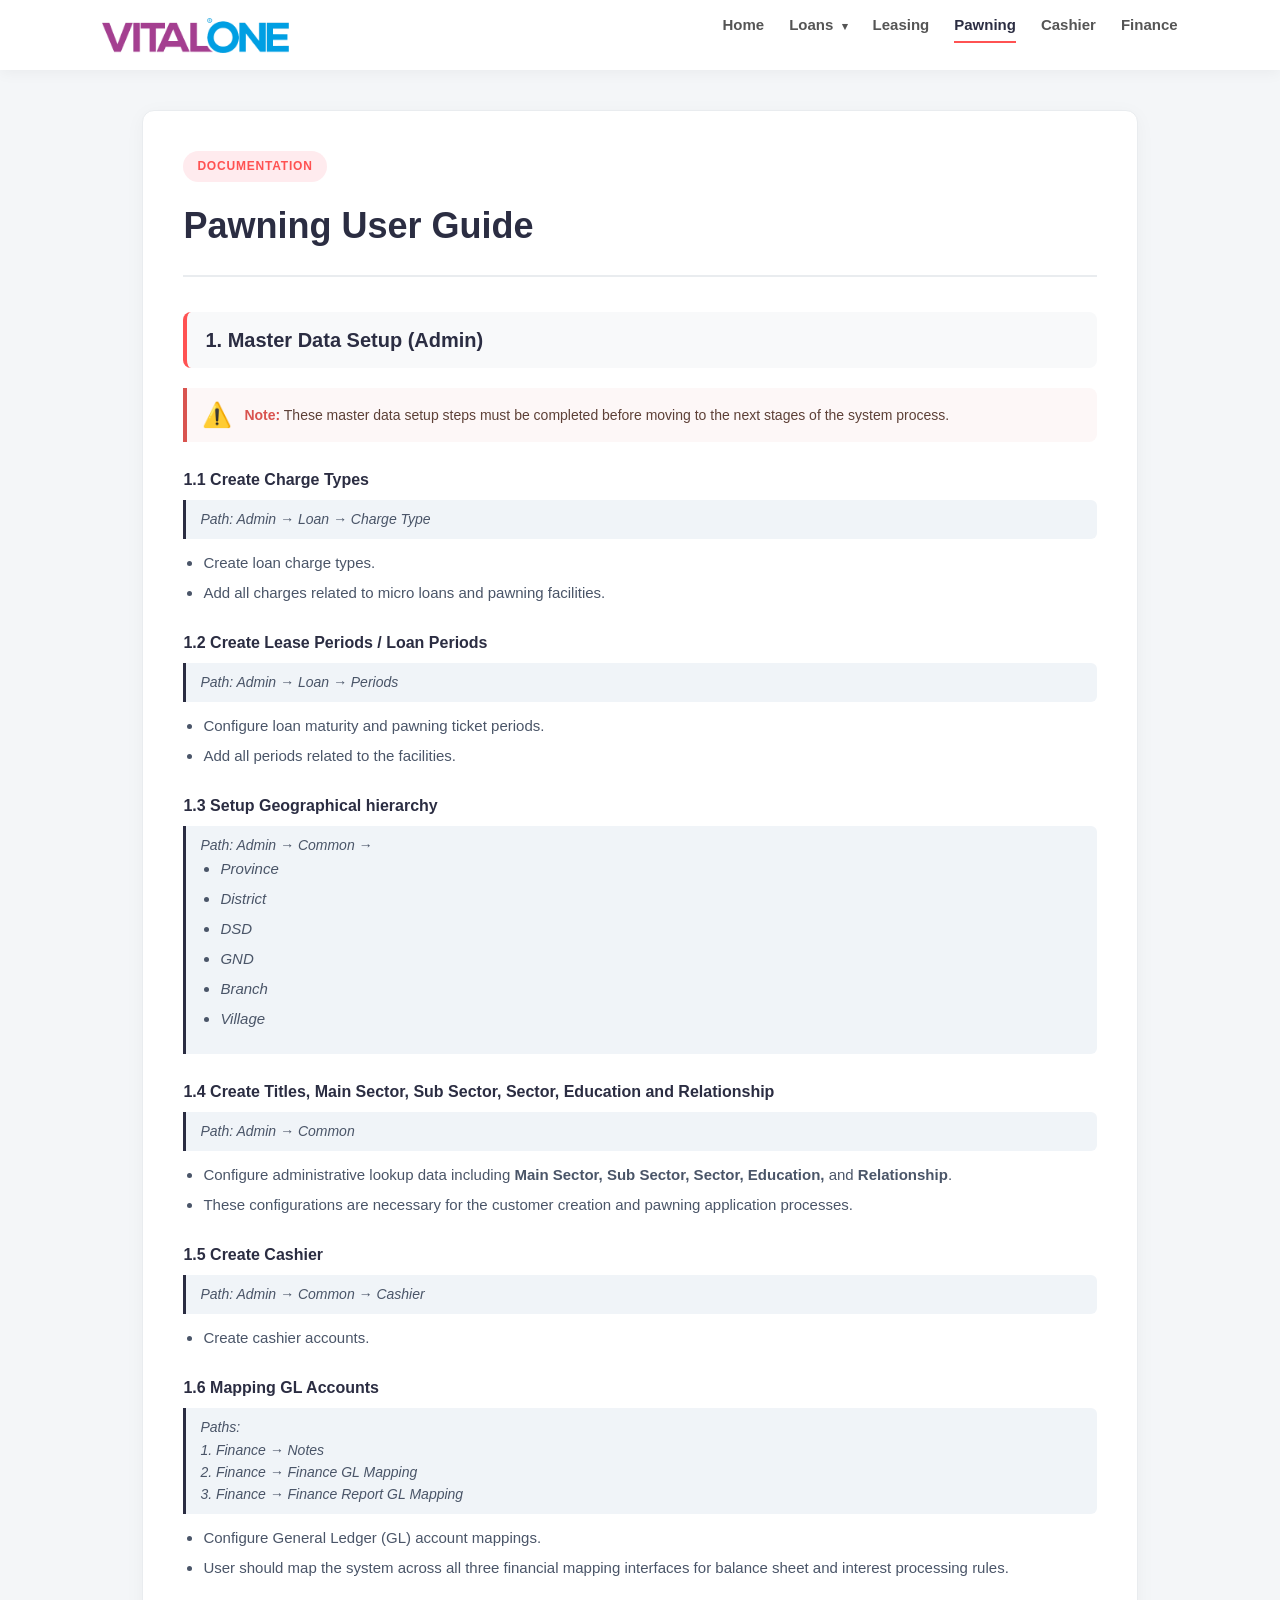
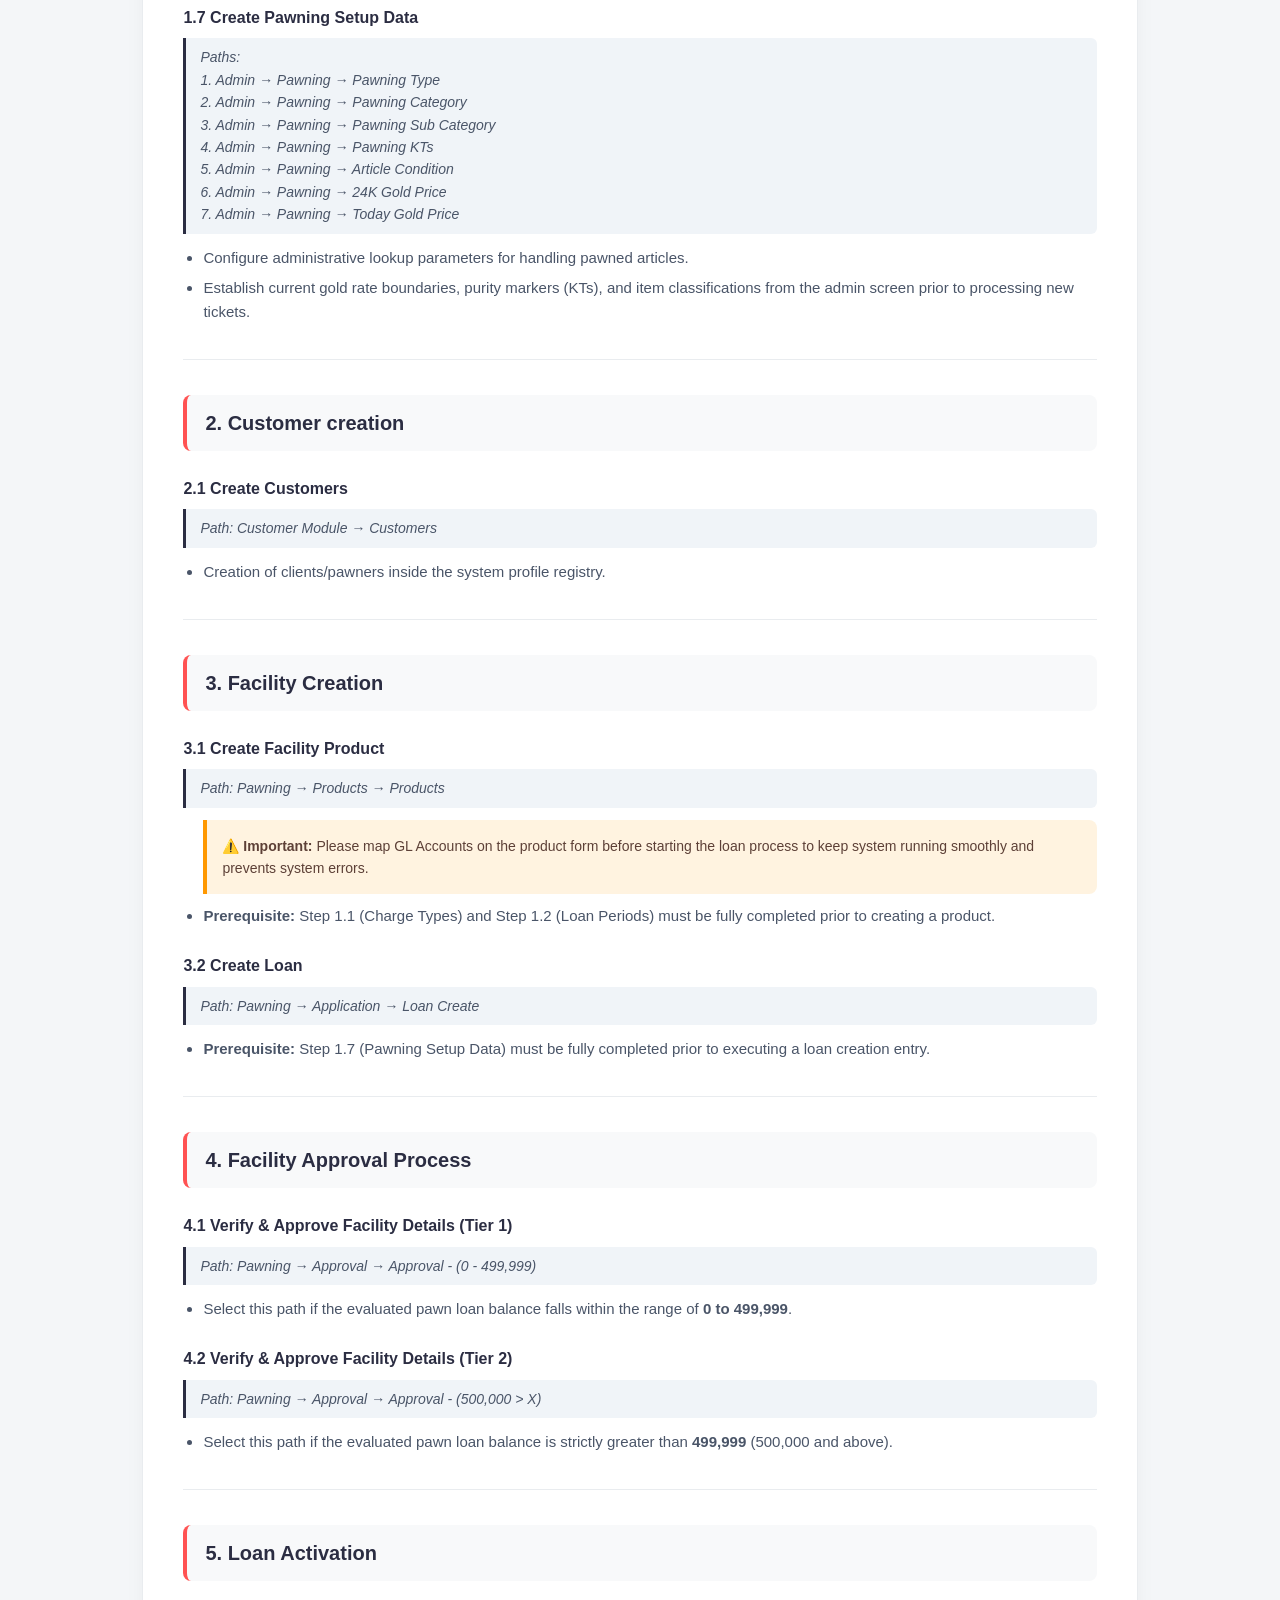
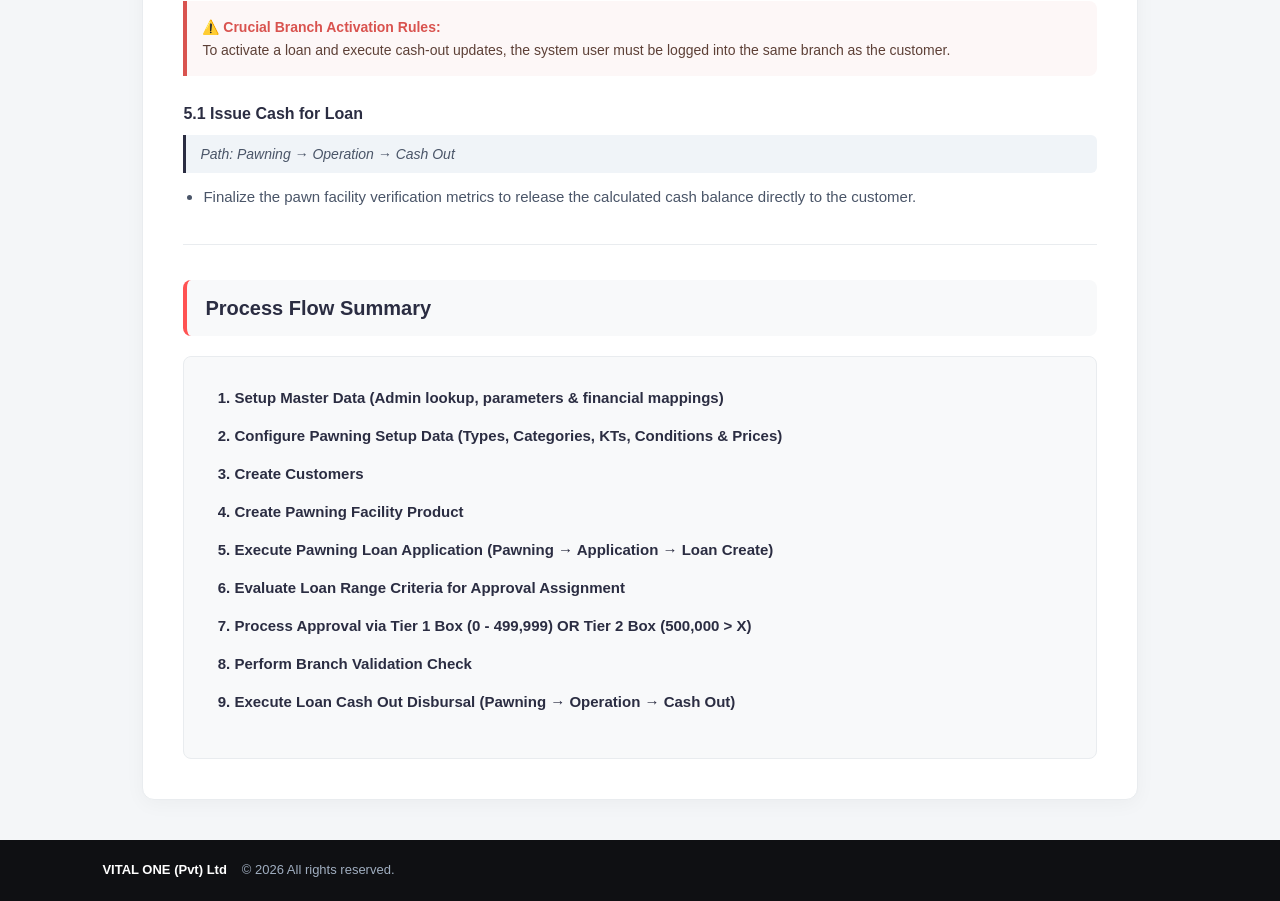
<file: pawning.html>
<!DOCTYPE html>
<html lang="en">

<head>

    <meta charset="UTF-8">

    <meta
        name="viewport"
        content="width=device-width, initial-scale=1.0"
    >

    <title>Micro Loan User Guide - Loan Management Portal</title>

    <link
        rel="stylesheet"
        href="css/style.css"
    >

</head>


<body>


    <!-- SHARED HEADER -->

    <div id="header-container"></div>


    <!-- =====================================
         MICRO LOAN CONTENT
    ====================================== -->

    <main>

        <div class="guide-card">

            <div class="guide-header">

                <span class="badge">
                    Documentation
                </span>

                <h1>
                    Pawning User Guide
                </h1>

            </div>


            <h2>1. Master Data Setup (Admin)</h2>
            
            <div class="note" style="border-left: 4px solid #d9534f; background: #fdf7f7; display: flex; align-items: center; gap: 12px;">
                <span style="font-size: 24px; color: #d9534f; line-height: 1;">⚠️</span>
                <div>
                    <strong style="color: #d9534f;">Note:</strong> These master data setup steps must be completed before moving to the next stages of the system process.
                </div>
            </div>

            <h3>1.1 Create Charge Types</h3>
            <div class="path">
                Path: Admin → Loan → Charge Type
            </div>
            <ul>
                <li>Create loan charge types.</li>
                <li>Add all charges related to micro loans and pawning facilities.</li>
            </ul>

            <h3>1.2 Create Lease Periods / Loan Periods</h3>
            <div class="path">
                Path: Admin → Loan → Periods
            </div>
            <ul>
                <li>Configure loan maturity and pawning ticket periods.</li>
                <li>Add all periods related to the facilities.</li>
            </ul>

            <h3>1.3 Setup Geographical hierarchy</h3>
            <div class="path">
                Path: Admin → Common → 
                <ul>
                    <li>Province</li>
                    <li>District</li>
                    <li>DSD</li>
                    <li>GND</li>
                    <li>Branch</li>
                    <li>Village</li>
                </ul>
            </div>

            <h3>1.4 Create Titles, Main Sector, Sub Sector, Sector, Education and Relationship</h3>
            <div class="path">
                Path: Admin → Common
            </div>
            <ul>
                <li>Configure administrative lookup data including <strong>Main Sector, Sub Sector, Sector, Education,</strong> and <strong>Relationship</strong>.</li>
                <li>These configurations are necessary for the customer creation and pawning application processes.</li>
            </ul>

            <h3>1.5 Create Cashier</h3>
            <div class="path">
                Path: Admin → Common → Cashier
            </div>
            <ul>
                <li>Create cashier accounts.</li>
            </ul>

            <h3>1.6 Mapping GL Accounts</h3>
            <div class="path">
                Paths:<br>
                1. Finance → Notes<br>
                2. Finance → Finance GL Mapping<br>
                3. Finance → Finance Report GL Mapping
            </div>
            <ul>
                <li>Configure General Ledger (GL) account mappings.</li>
                <li>User should map the system across all three financial mapping interfaces for balance sheet and interest processing rules.</li>
            </ul>

            <h3>1.7 Create Pawning Setup Data</h3>
            <div class="path">
                Paths:<br>
                1. Admin → Pawning → Pawning Type<br>
                2. Admin → Pawning → Pawning Category<br>
                3. Admin → Pawning → Pawning Sub Category<br>
                4. Admin → Pawning → Pawning KTs<br>
                5. Admin → Pawning → Article Condition<br>
                6. Admin → Pawning → 24K Gold Price<br>
                7. Admin → Pawning → Today Gold Price
            </div>
            <ul>
                <li>Configure administrative lookup parameters for handling pawned articles.</li>
                <li>Establish current gold rate boundaries, purity markers (KTs), and item classifications from the admin screen prior to processing new tickets.</li>
            </ul>

            <hr>

            <h2>2. Customer creation</h2>

            <h3>2.1 Create Customers</h3>
            <div class="path">
                Path: Customer Module → Customers
            </div>
            <ul>
                <li>Creation of clients/pawners inside the system profile registry.</li>
            </ul>

            <hr>

            <h2>3. Facility Creation</h2>

            <h3>3.1 Create Facility Product</h3>
            <div class="path">
                Path: Pawning → Products → Products
            </div>
            <ul>
                <div class="note" style="margin: 10px 0; border-left: 4px solid #ff9800; background: #fff3e0;">
                    <strong>⚠️ Important:</strong> Please map GL Accounts on the product form before starting the loan process to keep system running smoothly and prevents system errors.
                </div>
                <li><strong>Prerequisite:</strong> Step 1.1 (Charge Types) and Step 1.2 (Loan Periods) must be fully completed prior to creating a product.</li>
            </ul>

            <h3>3.2 Create Loan</h3>
            <div class="path">
                Path: Pawning → Application → Loan Create
            </div>
            <ul>
                <li><strong>Prerequisite:</strong> Step 1.7 (Pawning Setup Data) must be fully completed prior to executing a loan creation entry.</li>
            </ul>

            <hr>

            <h2>4. Facility Approval Process</h2>

            <h3>4.1 Verify & Approve Facility Details (Tier 1)</h3>
            <div class="path">
                Path: Pawning → Approval → Approval - (0 - 499,999)
            </div>
            <ul>
                <li>Select this path if the evaluated pawn loan balance falls within the range of <strong>0 to 499,999</strong>.</li>
            </ul>

            <h3>4.2 Verify & Approve Facility Details (Tier 2)</h3>
            <div class="path">
                Path: Pawning → Approval → Approval - (500,000 > X)
            </div>
            <ul>
                <li>Select this path if the evaluated pawn loan balance is strictly greater than <strong>499,999</strong> (500,000 and above).</li>
            </ul>

            <hr>

            <h2>5. Loan Activation</h2>

            <div class="note" style="border-left: 4px solid #d9534f; background: #fdf7f7;">
                <strong style="color: #d9534f;">⚠️ Crucial Branch Activation Rules:</strong><br>
                To activate a loan and execute cash-out updates, the system user must be logged into the same branch as the customer.
            </div>

            <h3>5.1 Issue Cash for Loan</h3>
            <div class="path">
                Path: Pawning → Operation → Cash Out
            </div>
            <ul>
                <li>Finalize the pawn facility verification metrics to release the calculated cash balance directly to the customer.</li>
            </ul>

            <hr>

            <h2>Process Flow Summary</h2>

            <div class="flow">
                <ol>
                    <li>Setup Master Data (Admin lookup, parameters & financial mappings)</li>
                    <li>Configure Pawning Setup Data (Types, Categories, KTs, Conditions & Prices)</li>
                    <li>Create Customers</li>
                    <li>Create Pawning Facility Product</li>
                    <li>Execute Pawning Loan Application (Pawning → Application → Loan Create)</li>
                    <li>Evaluate Loan Range Criteria for Approval Assignment</li>
                    <li>Process Approval via Tier 1 Box (0 - 499,999) OR Tier 2 Box (500,000 > X)</li>
                    <li>Perform Branch Validation Check</li>
                    <li>Execute Loan Cash Out Disbursal (Pawning → Operation → Cash Out)</li>
                </ol>
            </div>

        </div>

        </div>

    </main>


    <!-- SHARED FOOTER -->

    <div id="footer-container"></div>


    <!-- COMPONENT SCRIPT -->

    <script src="js/components.js"></script>

</body>

</html>
</file>
<file: css/style.css>
/* =========================================
   ROOT VARIABLES
========================================= */

:root {
    --primary: #ff5252;
    --primary-light: #ffebee;
    --dark: #2b2d42;
    --text-muted: #6c757d;
    --bg-light: #f8f9fa;
    --page-bg: #f4f6f8;
    --border-color: #e9ecef;
    --header-height: 70px;
}


/* =========================================
   RESET
========================================= */

* {
    box-sizing: border-box;
    margin: 0;
    padding: 0;
}


/* =========================================
   BODY
========================================= */

body {
    font-family: 'Segoe UI', Arial, sans-serif;
    background: var(--page-bg);
    color: #333;
    line-height: 1.6;

    display: flex;
    flex-direction: column;

    min-height: 100vh;
}


/* =========================================
   SHARED HEADER CONTAINER
   Keeps navbar floating while scrolling
========================================= */

#header-container {
    position: sticky;
    top: 0;

    width: 100%;

    z-index: 9999;
}


/* =========================================
   HEADER
========================================= */

header {
    display: flex;

    justify-content: space-between;
    align-items: center;

    padding: 0 8%;

    height: var(--header-height);

    background: #ffffff;

    box-shadow:
        0 2px 15px rgba(0, 0, 0, 0.05);

    position: relative;

    z-index: 1000;
}


/* =========================================
   LOGO
========================================= */

.logo {
    display: flex;
    align-items: center;

    text-decoration: none;
}

.logo-img {
    height: 35px;
    width: auto;

    display: block;
}


/* =========================================
   NAVIGATION
========================================= */

nav ul {
    display: flex;

    list-style: none;

    gap: 25px;

    align-items: center;
}


nav a {
    text-decoration: none;

    color: #555;

    font-weight: 600;

    font-size: 15px;

    padding: 8px 0;

    border-bottom:
        2px solid transparent;

    transition:
        all 0.2s ease;
}


nav a:hover,
nav a.active {
    color: var(--dark);

    border-bottom-color:
        var(--primary);
}


/* =========================================
   MOBILE MENU BUTTON
========================================= */

.menu-toggle {
    display: none;

    flex-direction: column;

    gap: 5px;

    cursor: pointer;

    background: none;

    border: none;

    padding: 5px;
}


.menu-toggle span {
    width: 25px;

    height: 3px;

    background-color: var(--dark);

    border-radius: 2px;

    transition: 0.3s;
}


/* =========================================
   MAIN
========================================= */

main {
    flex: 1;

    padding: 40px 8%;

    max-width: 1200px;

    margin: 0 auto;

    width: 100%;
}

/* =========================================
   DROPDOWN MENU
========================================= */

.dropdown {
    position: relative;
}

.dropdown .arrow {
    font-size: 11px;
    margin-left: 4px;
    display: inline-block;
    transition: transform 0.2s ease;
}

/* Submenu container */
.dropdown-menu {
    position: absolute;
    top: 100%;
    left: 0;
    background-color: #ffffff;
    min-width: 180px;
    box-shadow: 0 8px 16px rgba(0, 0, 0, 0.1);
    border-radius: 6px;
    padding: 8px 0;
    display: none;
    flex-direction: column;
    gap: 0;
    z-index: 1000;
    border: 1px solid var(--border-color);
}

/* Submenu list items */
.dropdown-menu li {
    margin-bottom: 0;
    width: 100%;
}

/* Submenu links */
.dropdown-menu a {
    display: block;
    padding: 10px 20px;
    color: #555;
    font-weight: 500;
    border-bottom: none;
    white-space: nowrap;
}

.dropdown-menu a:hover,
.dropdown-menu a.active {
    background-color: var(--primary-light);
    color: var(--primary);
    border-bottom-color: transparent;
}

/* Desktop Hover behavior */
@media (min-width: 821px) {
    .dropdown:hover .dropdown-menu {
        display: flex;
    }

    .dropdown:hover .arrow {
        transform: rotate(180deg);
    }
}

/* Mobile responsive adjustments */
@media (max-width: 820px) {
    .dropdown-menu {
        position: static;
        box-shadow: none;
        border: none;
        padding-left: 15px;
        background: transparent;
        display: flex; /* Displays open within mobile menu drawer */
    }

    .dropdown-menu a {
        padding: 6px 0;
    }
}

/* =========================================
   HOME PAGE
========================================= */

.home-page {
    background: #ffffff;
}


/* =========================================
   HOME MAIN
========================================= */

.home-page main {
    display: flex;

    align-items: center;

    max-width: none;

    padding: 0;

    background: #ffffff;
}


/* =========================================
   HERO
========================================= */

.hero {
    display: flex;

    align-items: center;

    justify-content: space-between;

    padding: 60px 8%;

    width: 100%;

    max-width: 1400px;

    margin: 0 auto;

    gap: 40px;

    background: #ffffff;
}



/* =========================================
   HERO TEXT
========================================= */

.hero-text {
    flex: 1;

    max-width: 550px;
}


/* =========================================
   BADGE
========================================= */

.badge {
    display: inline-block;

    background: var(--primary-light);

    color: var(--primary);

    font-weight: 700;

    font-size: 12px;

    padding: 6px 14px;

    border-radius: 20px;

    text-transform: uppercase;

    letter-spacing: 0.8px;

    margin-bottom: 15px;
}


/* =========================================
   HERO TITLE
========================================= */

.hero-text h1 {
    font-size: 46px;

    color: var(--dark);

    line-height: 1.15;

    margin-bottom: 20px;

    font-weight: 800;
}


/* =========================================
   HERO PARAGRAPH
========================================= */

.hero-text p {
    color: var(--text-muted);

    font-size: 16px;
}


/* =========================================
   HERO IMAGE
========================================= */

.hero-image {
    flex: 1;

    display: flex;

    justify-content: center;

    align-items: center;

    background: #ffffff;
}


/* =========================================
   ILLUSTRATION
========================================= */

.illustration {
    width: 100%;

    max-width: 520px;

    height: auto;

    display: block;

    mix-blend-mode: multiply;
}


/* =========================================
   GUIDE CONTENT
========================================= */

.guide-card {
    background: #ffffff;

    border-radius: 12px;

    padding: 40px;

    box-shadow:
        0 4px 20px rgba(0, 0, 0, 0.04);

    border:
        1px solid var(--border-color);
}


/* =========================================
   GUIDE HEADER
========================================= */

.guide-header {
    margin-bottom: 35px;

    border-bottom:
        2px solid var(--border-color);

    padding-bottom: 20px;
}


/* =========================================
   GUIDE TITLE
========================================= */

h1 {
    font-size: 36px;

    color: var(--dark);

    font-weight: 800;

    margin: 0;
}


/* =========================================
   SECTION TITLE
========================================= */

h2 {
    font-size: 20px;

    color: var(--dark);

    background: var(--bg-light);

    padding: 12px 18px;

    border-radius: 8px;

    border-left:
        4px solid var(--primary);

    margin: 35px 0 20px;
}


/* =========================================
   SUBSECTION TITLE
========================================= */

h3 {
    font-size: 16px;

    color: var(--dark);

    margin-top: 25px;

    margin-bottom: 8px;

    font-weight: 700;
}


/* =========================================
   SMALL HEADING
========================================= */

h4 {
    color: var(--primary);

    margin: 10px 0;
}


/* =========================================
   PARAGRAPH
========================================= */

p {
    margin-bottom: 12px;

    font-size: 15px;

    color: #4a5568;
}


/* =========================================
   LISTS
========================================= */

ul,
ol {
    padding-left: 20px;

    margin-bottom: 15px;
}


li {
    margin-bottom: 6px;

    font-size: 15px;

    color: #4a5568;
}


/* =========================================
   PATH BOX
========================================= */

.path {
    background: #f0f4f8;

    border-left:
        3px solid var(--dark);

    padding: 8px 14px;

    margin: 8px 0 12px;

    font-style: italic;

    font-size: 14px;

    color: #4a5568;

    border-radius:
        0 6px 6px 0;
}


/* =========================================
   NOTE
========================================= */

.note {
    background: #fff8e1;

    border-left:
        4px solid #ffb300;

    padding: 15px;

    margin: 20px 0;

    border-radius:
        0 8px 8px 0;

    font-size: 14px;

    color: #5d4037;
}


/* =========================================
   DANGER NOTE
========================================= */

.danger-note {
    background: #fdf2f2;

    border-left:
        4px solid #de350b;

    padding: 15px;

    margin: 20px 0;

    border-radius:
        0 8px 8px 0;

    font-size: 14px;

    color: #4a1515;

    display: flex;

    align-items: flex-start;

    gap: 12px;
}


/* =========================================
   DANGER BADGE
========================================= */

.danger-badge {
    background-color: #de350b;

    color: white;

    padding: 2px 8px;

    border-radius: 4px;

    font-weight: bold;

    font-size: 12px;

    display: inline-block;

    line-height: 1.4;
}


/* =========================================
   PROCESS FLOW
========================================= */

.flow {
    background: var(--bg-light);

    border:
        1px solid var(--border-color);

    padding: 25px 30px;

    border-radius: 8px;

    margin-top: 15px;
}


.flow ol li {
    font-weight: 600;

    color: var(--dark);

    padding: 4px 0;
}


/* =========================================
   HORIZONTAL LINE
========================================= */

hr {
    border: 0;

    height: 1px;

    background:
        var(--border-color);

    margin: 35px 0;
}


/* =========================================
   FOOTER
========================================= */

footer {
    background: #0f1013;

    color: #a0aec0;

    padding: 20px 8%;

    font-size: 13px;
}


.footer-container {
    max-width: 1400px;

    margin: auto;

    display: flex;

    justify-content: space-between;

    align-items: center;

    flex-wrap: wrap;

    gap: 15px;
}


.footer-left {
    display: flex;

    align-items: center;

    gap: 15px;

    flex-wrap: wrap;
}


.footer-brand {
    color: #ffffff;

    font-weight: bold;
}


.footer-right {
    display: flex;

    gap: 20px;

    align-items: center;
}


.footer-right a {
    color: #a0aec0;

    text-decoration: none;

    transition: color 0.2s;
}


.footer-right a:hover {
    color: #ffffff;
}


/* =========================================
   TABLET
========================================= */

@media (max-width: 992px) {

    .hero-text h1 {
        font-size: 38px;
    }

    .hero {
        padding: 40px 5%;
    }

}


/* =========================================
   MOBILE
========================================= */

@media (max-width: 820px) {

    /* Mobile menu button */

    .menu-toggle {
        display: flex;
    }


    /* Navigation */

    nav {
        display: none;

        position: absolute;

        top: var(--header-height);

        left: 0;

        width: 100%;

        background: #ffffff;

        box-shadow:
            0 10px 15px
            rgba(0, 0, 0, 0.1);

        padding: 20px 0;
    }


    nav.nav-open {
        display: block;
    }


    nav ul {
        flex-direction: column;

        gap: 15px;
    }


    /* Main */

    main {
        padding: 25px 4%;
    }


    /* Guide */

    .guide-card {
        padding: 25px 20px;
    }


    h1 {
        font-size: 28px;
    }


    h2 {
        font-size: 18px;
    }


    /* Hero */

    .hero {
        flex-direction: column-reverse;

        text-align: center;

        padding:
            40px 5% 60px;

        gap: 30px;
    }


    .hero-text {
        max-width: 100%;
    }


    .hero-image {
        max-width: 85%;
    }

}

/* =========================================
   FEATURES SECTION (3 CARDS)
========================================= */

.features-section {
    width: 100%;
    padding: 40px 0;
    background: #ffffff;
}

.features-grid {
    display: grid;
    grid-template-columns: repeat(3, 1fr);
    gap: 30px;
    max-width: 1100px;
    margin: 0 auto;
}

.feature-card {
    text-align: center;
    padding: 15px;
}

.feature-icon {
    display: flex;
    justify-content: center;
    align-items: center;
    margin-bottom: 18px;
    height: 48px;
}

.feature-card h3 {
    font-size: 18px;
    font-weight: 700;
    color: var(--dark, #2b2d42);
    margin-bottom: 10px;
}

.feature-card p {
    font-size: 14px;
    color: var(--text-muted, #6c757d);
    line-height: 1.5;
    margin: 0;
}

/* Responsive adjustments */
@media (max-width: 820px) {
    .features-grid {
        grid-template-columns: 1fr;
        gap: 30px;
    }
}


/* =========================================
   GUIDE IMAGE STYLING
========================================= */

.guide-image-container {
    margin: 20px 0;
    text-align: center;
}

.guide-img {
    max-width: 25%;
    height: auto;
    border-radius: 8px;
    border: 1px solid var(--border-color, #e0e0e0);
    box-shadow: 0 4px 12px rgba(0, 0, 0, 0.08);
}


/* =========================================
   SMALL MOBILE
========================================= */

@media (max-width: 576px) {

    header {
        padding: 0 5%;
    }


    .hero-text h1 {
        font-size: 28px;
    }


    .hero-text p {
        font-size: 14px;
    }


    .hero-image {
        max-width: 100%;
    }


    /* Footer */

    .footer-container {
        flex-direction: column;

        text-align: center;

        justify-content: center;
    }


    .footer-left {
        justify-content: center;
    }


    .footer-right {
        flex-direction: column;

        gap: 8px;
    }

}
</file>
